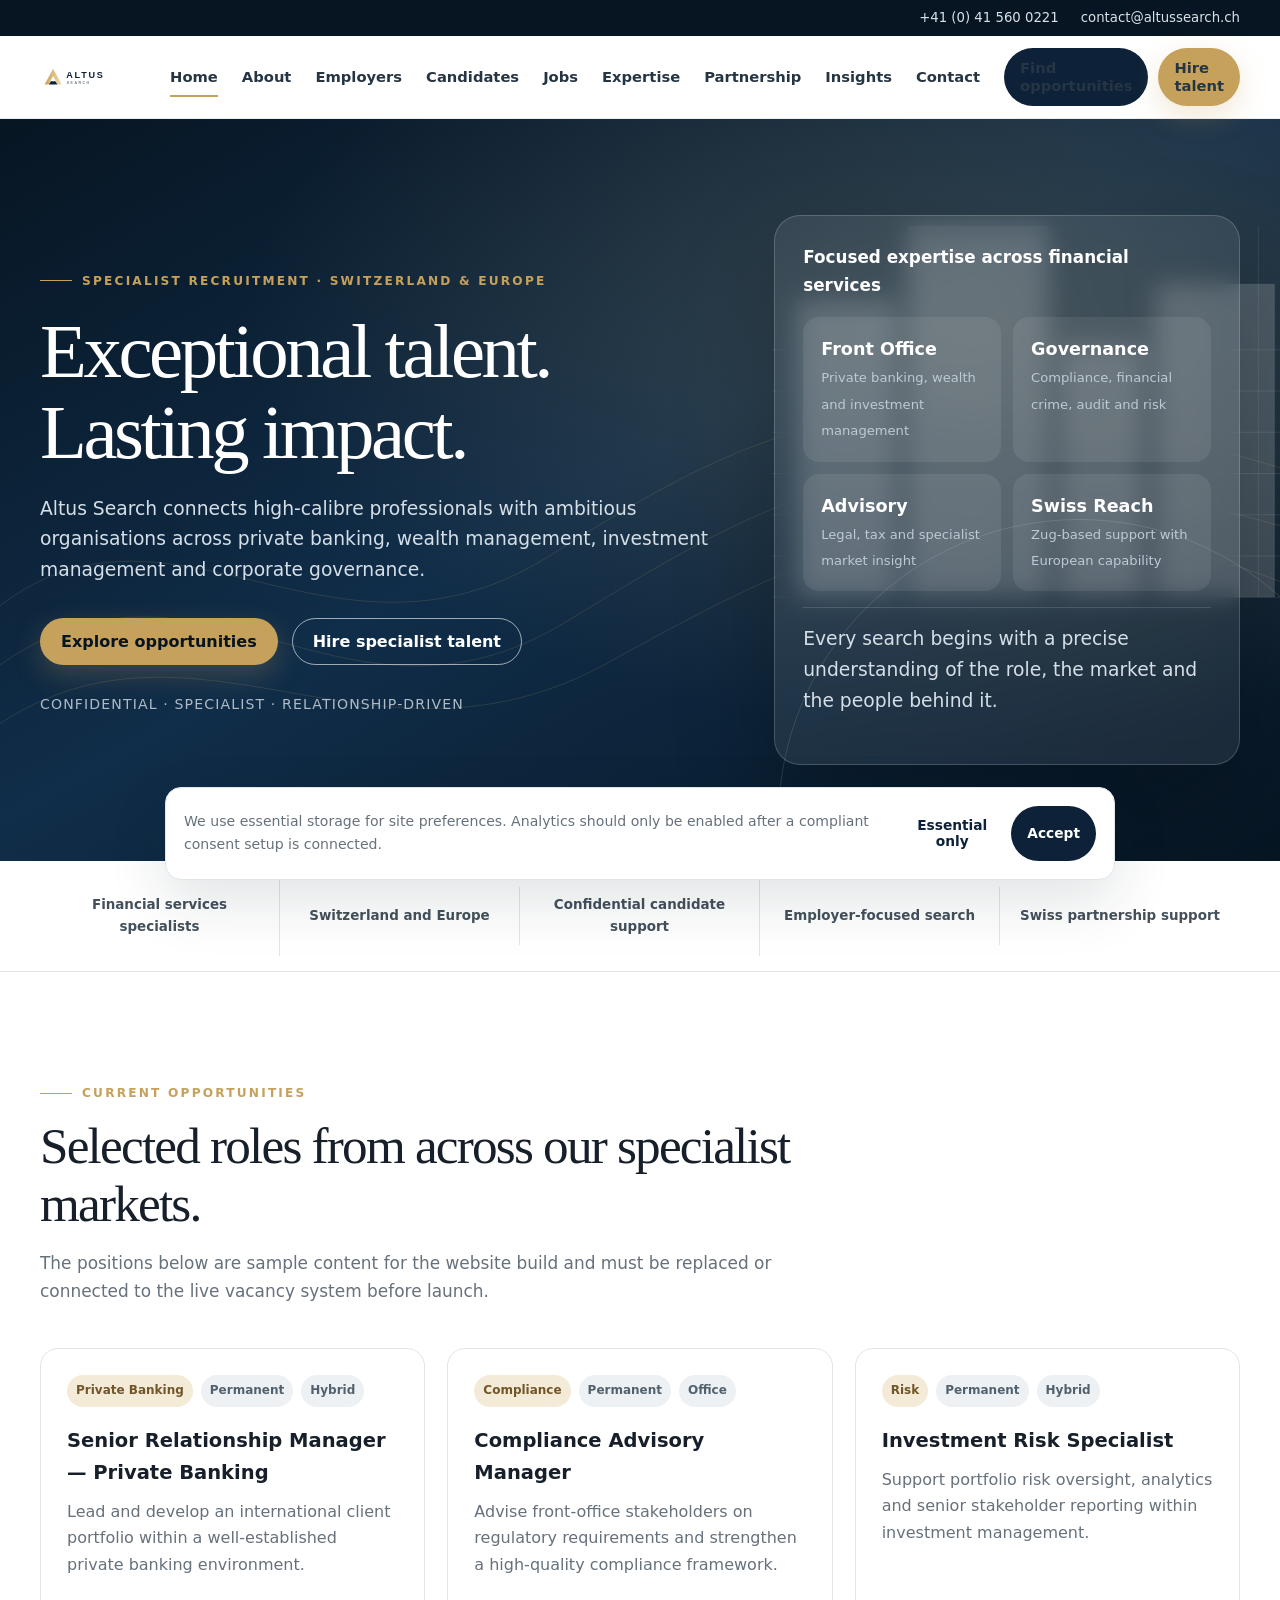
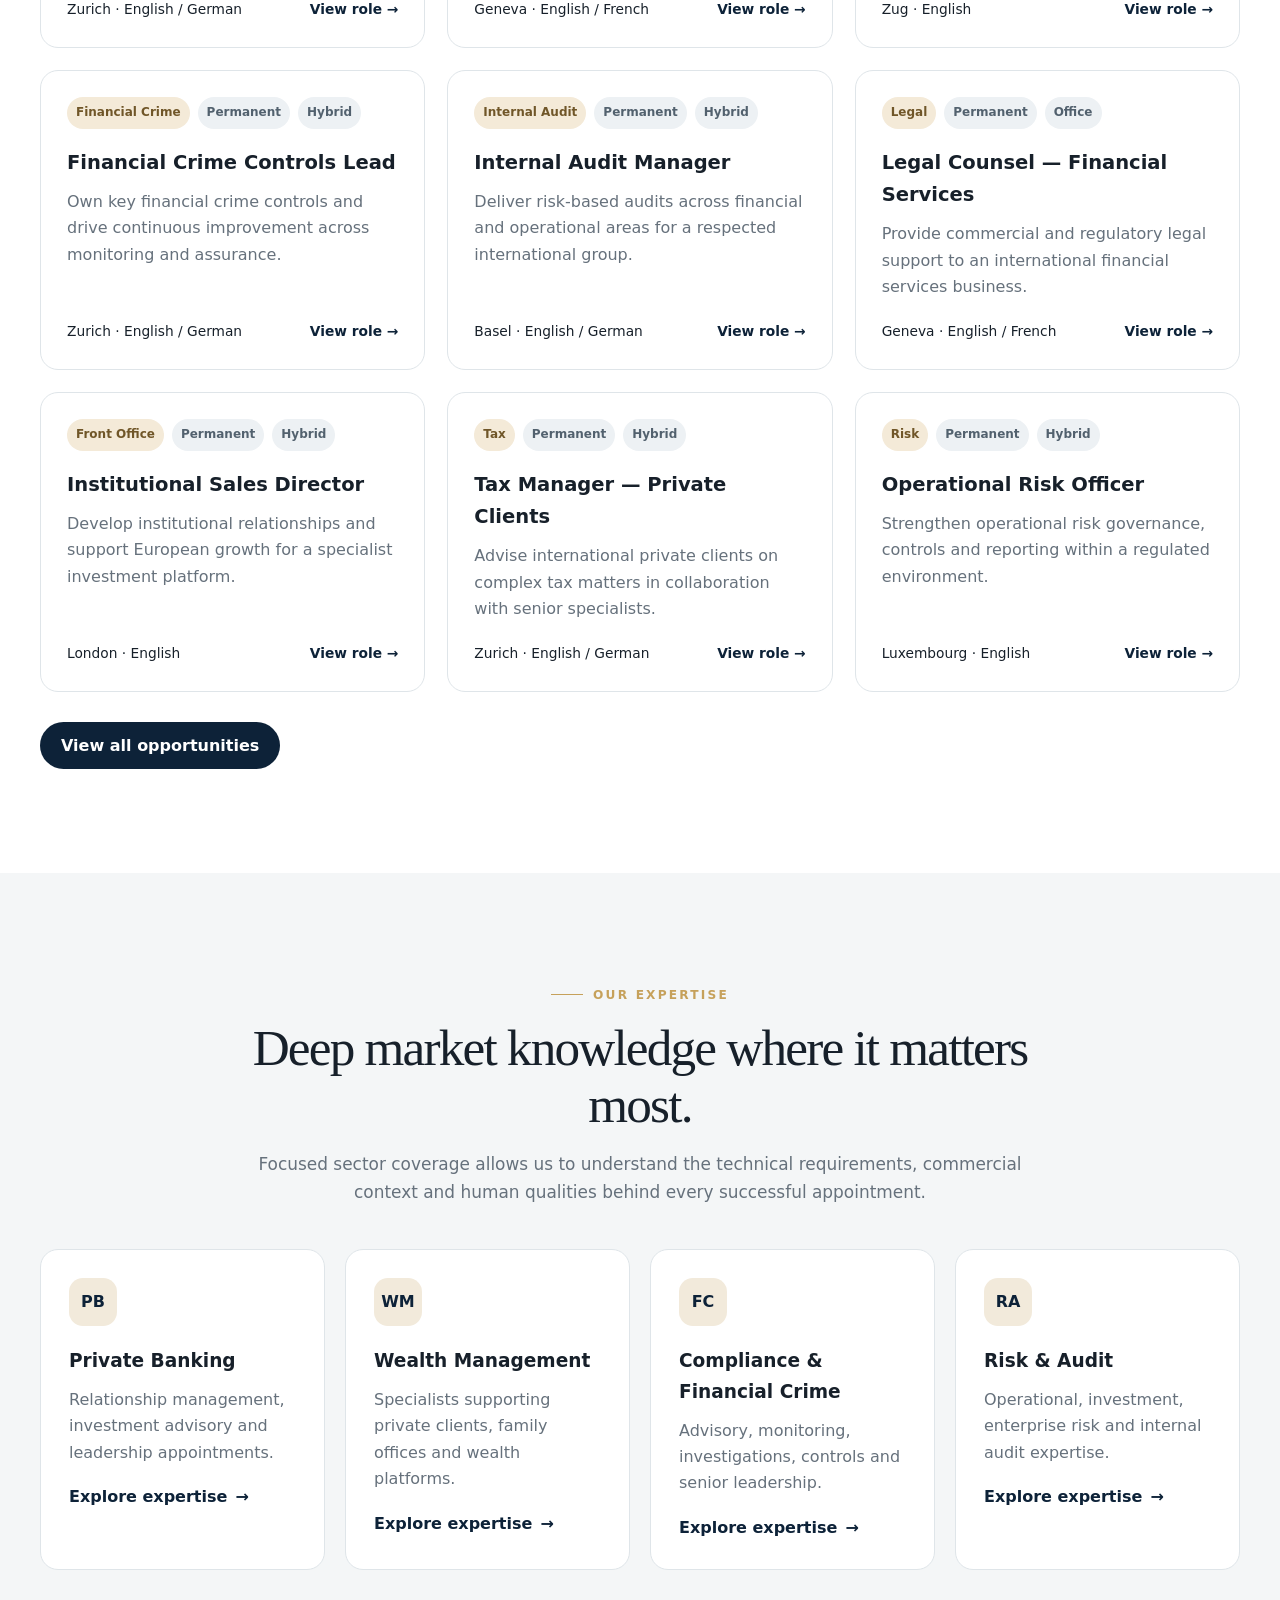
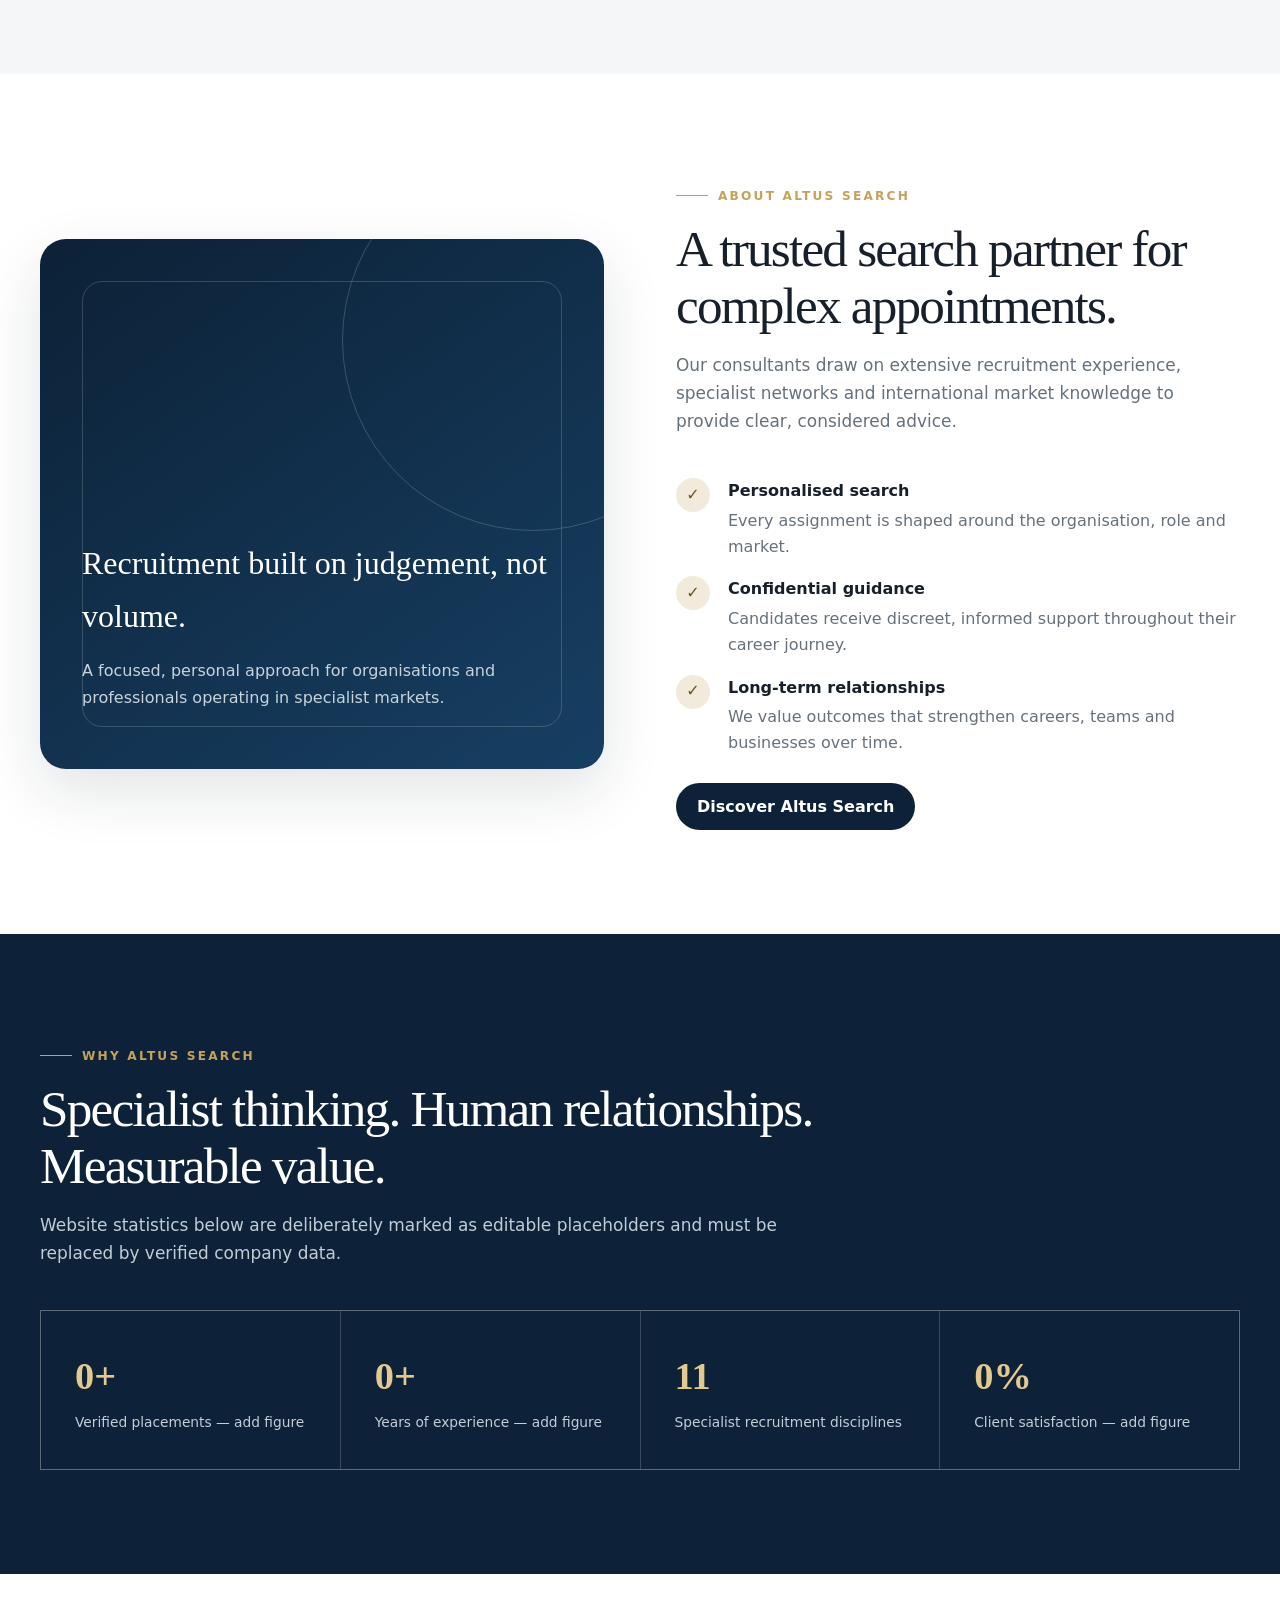
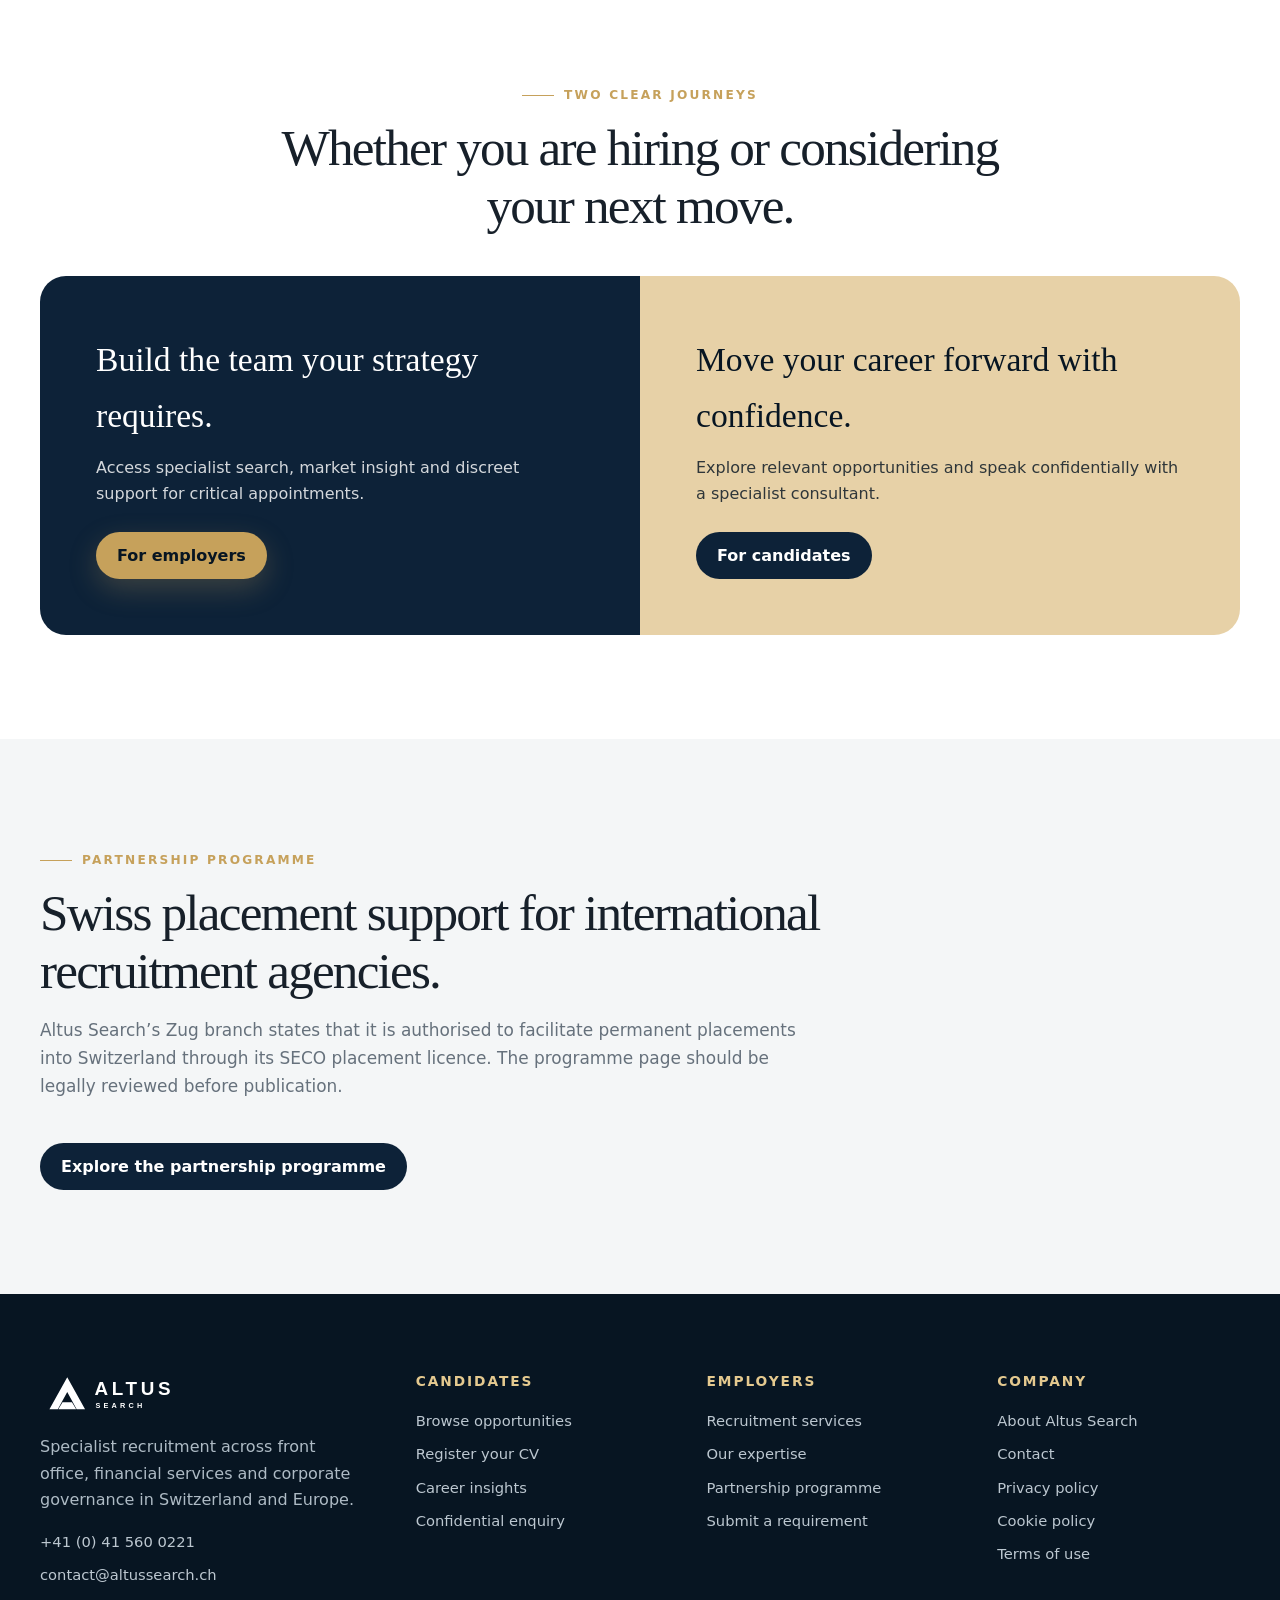
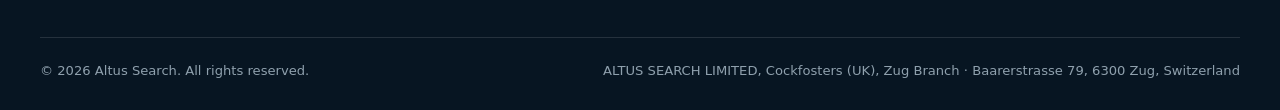
<file: index.html>
<!doctype html><html lang="en"><head><meta charset="utf-8"><meta name="viewport" content="width=device-width,initial-scale=1"><title>Financial Services Recruitment Switzerland | Altus Search</title><meta name="description" content="Specialist financial services recruitment across Switzerland and Europe, covering private banking, wealth management, compliance, risk, audit, legal and tax."><link rel="canonical" href="https://altussearch.ch/"><meta property="og:title" content="Financial Services Recruitment Switzerland | Altus Search"><meta property="og:description" content="Specialist financial services recruitment across Switzerland and Europe, covering private banking, wealth management, compliance, risk, audit, legal and tax."><meta property="og:type" content="website"><meta property="og:url" content="https://altussearch.ch/"><meta name="theme-color" content="#0d2238"><link rel="icon" href="assets/img/favicon.svg" type="image/svg+xml"><link rel="manifest" href="manifest.webmanifest"><link rel="stylesheet" href="assets/css/styles.css"><script type="application/ld+json">{"@context": "https://schema.org", "@type": "EmploymentAgency", "name": "Altus Search", "url": "https://altussearch.ch/", "telephone": "+41415600221", "email": "contact@altussearch.ch", "address": {"@type": "PostalAddress", "streetAddress": "Baarerstrasse 79", "postalCode": "6300", "addressLocality": "Zug", "addressCountry": "CH"}, "areaServed": ["Switzerland", "Europe"]}</script></head><body><a class="skip-link" href="#main">Skip to content</a>
<div class="topbar"><div class="container topbar-inner"><a href="tel:+41415600221">+41 (0) 41 560 0221</a><a href="mailto:contact@altussearch.ch">contact@altussearch.ch</a></div></div>
<header class="site-header"><div class="container header-inner"><a class="brand" href="index.html" aria-label="Altus Search home"><img src="assets/img/logo.svg" alt="Altus Search"></a><button class="mobile-toggle" aria-label="Open navigation" aria-expanded="false"><span></span><span></span><span></span></button><nav class="nav" aria-label="Primary navigation"><a href="index.html" data-page="index.html">Home</a><a href="about.html" data-page="about.html">About</a><a href="employers.html" data-page="employers.html">Employers</a><a href="candidates.html" data-page="candidates.html">Candidates</a><a href="jobs.html" data-page="jobs.html">Jobs</a><a href="expertise.html" data-page="expertise.html">Expertise</a><a href="partnership.html" data-page="partnership.html">Partnership</a><a href="insights.html" data-page="insights.html">Insights</a><a href="contact.html" data-page="contact.html">Contact</a><div class="nav-cta"><a class="btn btn-sm btn-dark" href="candidates.html">Find opportunities</a><a class="btn btn-sm btn-primary" href="employers.html">Hire talent</a></div></nav></div></header><main id="main">
<section class="hero"><div class="container hero-grid"><div><span class="eyebrow">Specialist recruitment · Switzerland & Europe</span><h1>Exceptional talent.<br>Lasting impact.</h1><p>Altus Search connects high-calibre professionals with ambitious organisations across private banking, wealth management, investment management and corporate governance.</p><div class="hero-actions"><a class="btn btn-primary" href="jobs.html">Explore opportunities</a><a class="btn btn-outline" href="employers.html">Hire specialist talent</a></div><div class="trust-line">Confidential · Specialist · Relationship-driven</div></div><aside class="hero-panel" aria-label="Recruitment overview"><h3>Focused expertise across financial services</h3><div class="hero-metrics"><div class="metric"><strong>Front Office</strong><span>Private banking, wealth and investment management</span></div><div class="metric"><strong>Governance</strong><span>Compliance, financial crime, audit and risk</span></div><div class="metric"><strong>Advisory</strong><span>Legal, tax and specialist market insight</span></div><div class="metric"><strong>Swiss Reach</strong><span>Zug-based support with European capability</span></div></div><p class="hero-note">Every search begins with a precise understanding of the role, the market and the people behind it.</p></aside></div></section>
<section class="trustbar"><div class="container trust-grid"><div class="trust-item">Financial services specialists</div><div class="trust-item">Switzerland and Europe</div><div class="trust-item">Confidential candidate support</div><div class="trust-item">Employer-focused search</div><div class="trust-item">Swiss partnership support</div></div></section>
<section class="section"><div class="container"><div class="section-title"><span class="eyebrow">Current opportunities</span><h2>Selected roles from across our specialist markets.</h2><p>The positions below are sample content for the website build and must be replaced or connected to the live vacancy system before launch.</p></div><div id="jobGrid" class="job-grid"></div><div style="margin-top:30px"><a class="btn btn-dark" href="jobs.html">View all opportunities</a></div></div></section>
<section class="section section-soft"><div class="container"><div class="section-title center"><span class="eyebrow">Our expertise</span><h2>Deep market knowledge where it matters most.</h2><p>Focused sector coverage allows us to understand the technical requirements, commercial context and human qualities behind every successful appointment.</p></div><div class="grid-4"><article class="card"><div class="card-icon">PB</div><h3>Private Banking</h3><p>Relationship management, investment advisory and leadership appointments.</p><a class="card-link" href="expertise.html#private-banking">Explore expertise</a></article><article class="card"><div class="card-icon">WM</div><h3>Wealth Management</h3><p>Specialists supporting private clients, family offices and wealth platforms.</p><a class="card-link" href="expertise.html#wealth-management">Explore expertise</a></article><article class="card"><div class="card-icon">FC</div><h3>Compliance & Financial Crime</h3><p>Advisory, monitoring, investigations, controls and senior leadership.</p><a class="card-link" href="expertise.html#compliance">Explore expertise</a></article><article class="card"><div class="card-icon">RA</div><h3>Risk & Audit</h3><p>Operational, investment, enterprise risk and internal audit expertise.</p><a class="card-link" href="expertise.html#risk">Explore expertise</a></article></div></div></section>
<section class="section"><div class="container split"><div class="visual-panel"><div class="visual-copy"><strong>Recruitment built on judgement, not volume.</strong><p>A focused, personal approach for organisations and professionals operating in specialist markets.</p></div></div><div><span class="eyebrow">About Altus Search</span><div class="section-title"><h2>A trusted search partner for complex appointments.</h2><p>Our consultants draw on extensive recruitment experience, specialist networks and international market knowledge to provide clear, considered advice.</p></div><div class="feature-list"><div class="feature"><div class="feature-mark">✓</div><div><h4>Personalised search</h4><p>Every assignment is shaped around the organisation, role and market.</p></div></div><div class="feature"><div class="feature-mark">✓</div><div><h4>Confidential guidance</h4><p>Candidates receive discreet, informed support throughout their career journey.</p></div></div><div class="feature"><div class="feature-mark">✓</div><div><h4>Long-term relationships</h4><p>We value outcomes that strengthen careers, teams and businesses over time.</p></div></div></div><a class="btn btn-dark" href="about.html">Discover Altus Search</a></div></div></section>
<section class="section section-dark"><div class="container"><div class="section-title"><span class="eyebrow">Why Altus Search</span><h2>Specialist thinking. Human relationships. Measurable value.</h2><p>Website statistics below are deliberately marked as editable placeholders and must be replaced by verified company data.</p></div><div class="stats"><div class="stat"><strong data-count="0" data-suffix="+">0+</strong><span>Verified placements — add figure</span></div><div class="stat"><strong data-count="0" data-suffix="+">0+</strong><span>Years of experience — add figure</span></div><div class="stat"><strong data-count="11">0</strong><span>Specialist recruitment disciplines</span></div><div class="stat"><strong data-count="0" data-suffix="%">0%</strong><span>Client satisfaction — add figure</span></div></div></div></section>
<section class="section"><div class="container"><div class="section-title center"><span class="eyebrow">Two clear journeys</span><h2>Whether you are hiring or considering your next move.</h2></div><div class="dual-cta"><div class="dual-side"><h3>Build the team your strategy requires.</h3><p>Access specialist search, market insight and discreet support for critical appointments.</p><a class="btn btn-primary" href="employers.html">For employers</a></div><div class="dual-side"><h3>Move your career forward with confidence.</h3><p>Explore relevant opportunities and speak confidentially with a specialist consultant.</p><a class="btn btn-dark" href="candidates.html">For candidates</a></div></div></div></section>
<section class="section section-soft"><div class="container"><div class="section-title"><span class="eyebrow">Partnership programme</span><h2>Swiss placement support for international recruitment agencies.</h2><p>Altus Search’s Zug branch states that it is authorised to facilitate permanent placements into Switzerland through its SECO placement licence. The programme page should be legally reviewed before publication.</p></div><a class="btn btn-dark" href="partnership.html">Explore the partnership programme</a></div></section>
</main><footer class="site-footer"><div class="container"><div class="footer-grid"><div class="footer-brand"><img src="assets/img/logo.svg" alt="Altus Search"><p>Specialist recruitment across front office, financial services and corporate governance in Switzerland and Europe.</p><div class="footer-links"><a href="tel:+41415600221">+41 (0) 41 560 0221</a><a href="mailto:contact@altussearch.ch">contact@altussearch.ch</a></div></div><div><div class="footer-title">Candidates</div><div class="footer-links"><a href="jobs.html">Browse opportunities</a><a href="candidates.html">Register your CV</a><a href="insights.html">Career insights</a><a href="contact.html?type=candidate">Confidential enquiry</a></div></div><div><div class="footer-title">Employers</div><div class="footer-links"><a href="employers.html">Recruitment services</a><a href="expertise.html">Our expertise</a><a href="partnership.html">Partnership programme</a><a href="contact.html?type=employer">Submit a requirement</a></div></div><div><div class="footer-title">Company</div><div class="footer-links"><a href="about.html">About Altus Search</a><a href="contact.html">Contact</a><a href="privacy.html">Privacy policy</a><a href="cookie-policy.html">Cookie policy</a><a href="terms.html">Terms of use</a></div></div></div><div class="footer-bottom"><span>© <span data-year></span> Altus Search. All rights reserved.</span><span>ALTUS SEARCH LIMITED, Cockfosters (UK), Zug Branch · Baarerstrasse 79, 6300 Zug, Switzerland</span></div></div></footer>
<div class="cookie-banner" role="dialog" aria-label="Cookie preferences"><p>We use essential storage for site preferences. Analytics should only be enabled after a compliant consent setup is connected.</p><div style="display:flex;gap:8px"><button class="btn btn-sm btn-light" data-cookie="essential">Essential only</button><button class="btn btn-sm btn-dark" data-cookie="accepted">Accept</button></div></div><div class="toast" role="status" aria-live="polite"></div><script src="assets/js/main.js" defer></script><script src="assets/js/jobs.js" defer></script></body></html>
</file>
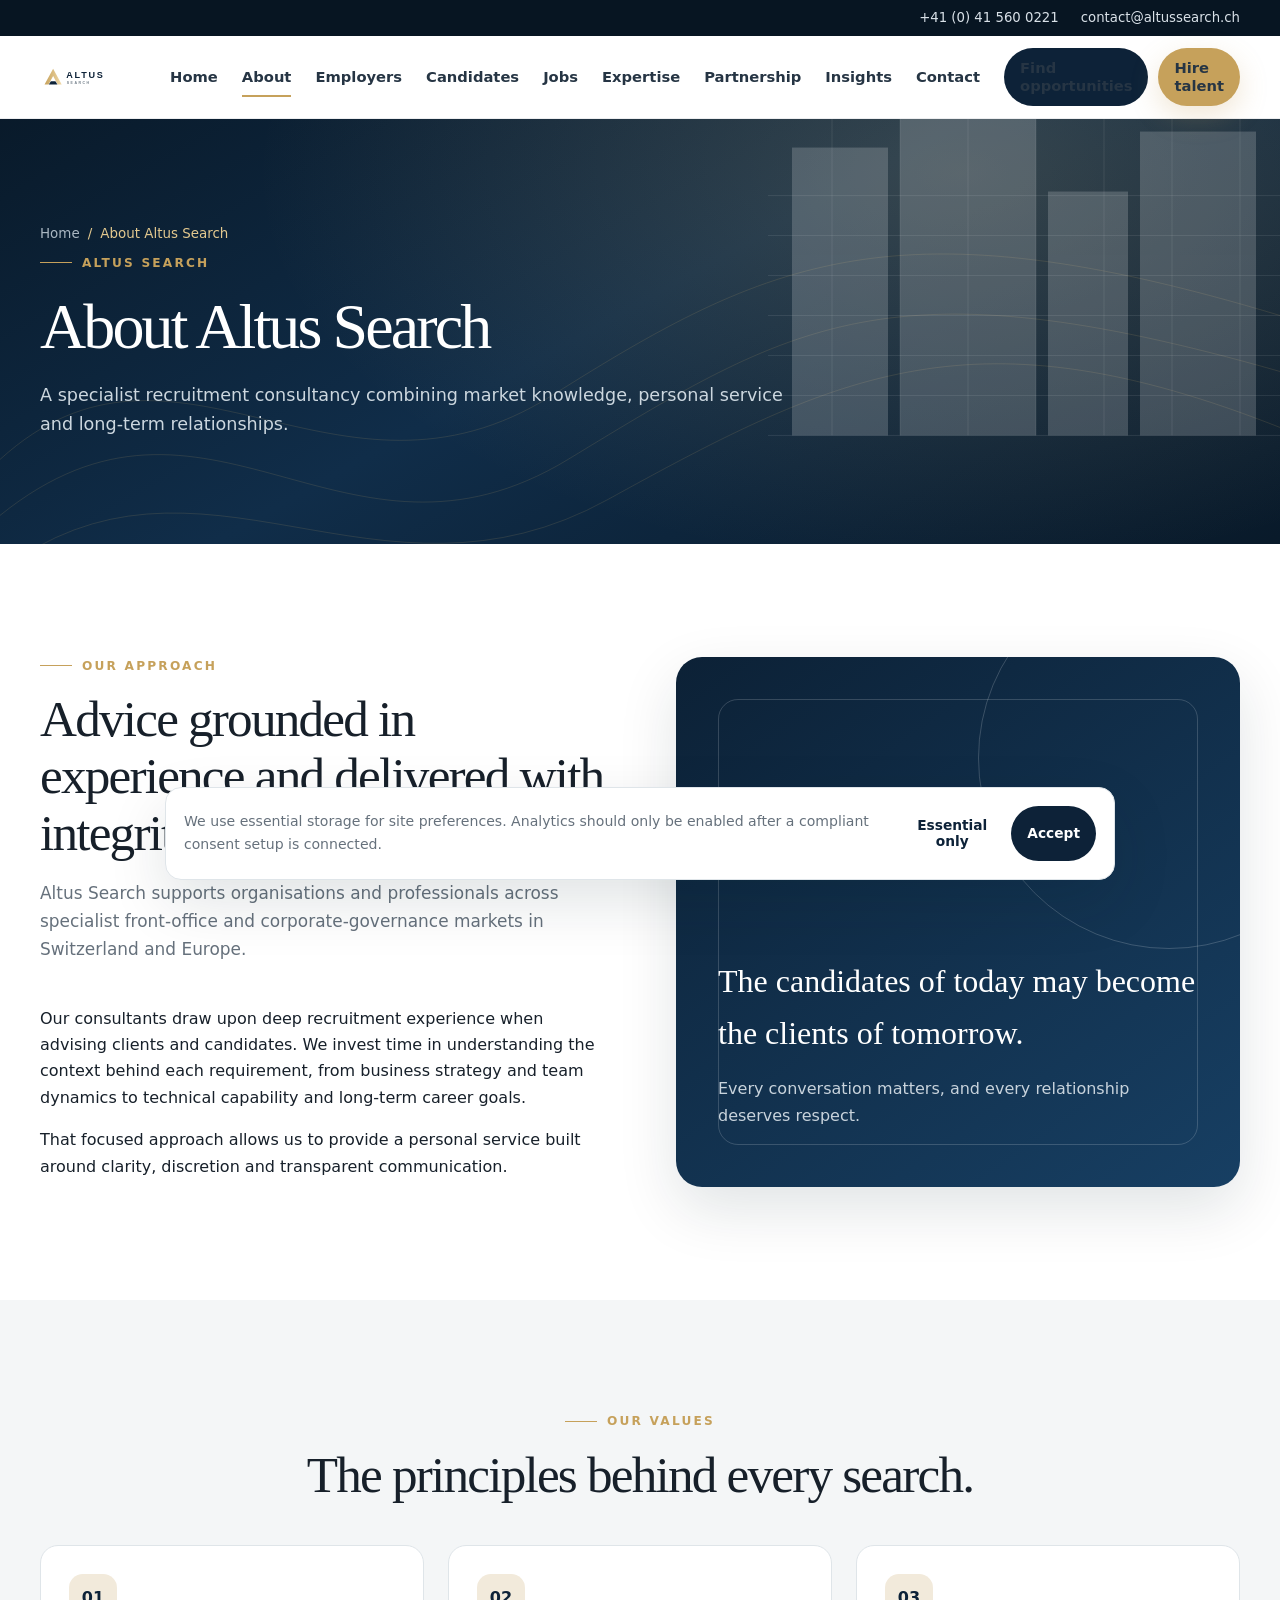
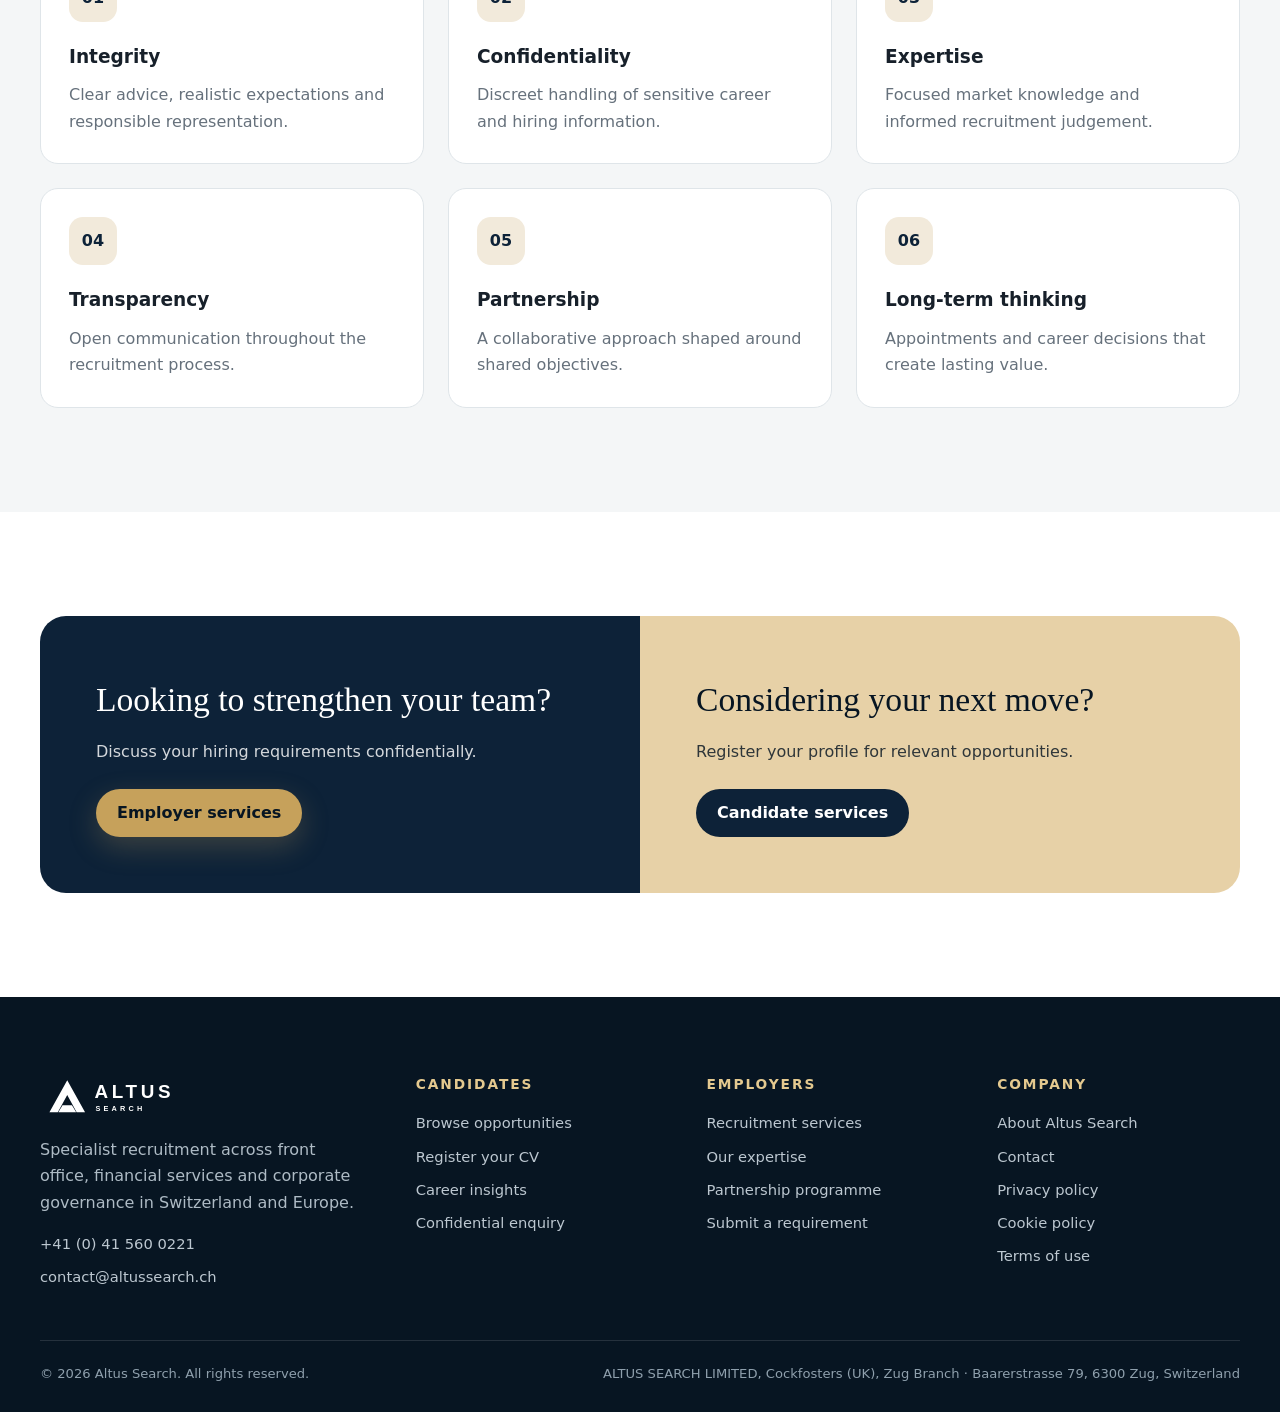
<file: about.html>
<!doctype html><html lang="en"><head><meta charset="utf-8"><meta name="viewport" content="width=device-width,initial-scale=1"><title>About Altus Search | Specialist Recruitment Consultants</title><meta name="description" content="Learn about Altus Search, its recruitment philosophy, specialist financial-services focus and relationship-led approach."><link rel="canonical" href="https://altussearch.ch/about.html"><meta property="og:title" content="About Altus Search | Specialist Recruitment Consultants"><meta property="og:description" content="Learn about Altus Search, its recruitment philosophy, specialist financial-services focus and relationship-led approach."><meta property="og:type" content="website"><meta property="og:url" content="https://altussearch.ch/about.html"><meta name="theme-color" content="#0d2238"><link rel="icon" href="assets/img/favicon.svg" type="image/svg+xml"><link rel="manifest" href="manifest.webmanifest"><link rel="stylesheet" href="assets/css/styles.css"><script type="application/ld+json">{"@context": "https://schema.org", "@type": "EmploymentAgency", "name": "Altus Search", "url": "https://altussearch.ch/", "telephone": "+41415600221", "email": "contact@altussearch.ch", "address": {"@type": "PostalAddress", "streetAddress": "Baarerstrasse 79", "postalCode": "6300", "addressLocality": "Zug", "addressCountry": "CH"}, "areaServed": ["Switzerland", "Europe"]}</script></head><body><a class="skip-link" href="#main">Skip to content</a>
<div class="topbar"><div class="container topbar-inner"><a href="tel:+41415600221">+41 (0) 41 560 0221</a><a href="mailto:contact@altussearch.ch">contact@altussearch.ch</a></div></div>
<header class="site-header"><div class="container header-inner"><a class="brand" href="index.html" aria-label="Altus Search home"><img src="assets/img/logo.svg" alt="Altus Search"></a><button class="mobile-toggle" aria-label="Open navigation" aria-expanded="false"><span></span><span></span><span></span></button><nav class="nav" aria-label="Primary navigation"><a href="index.html" data-page="index.html">Home</a><a href="about.html" data-page="about.html">About</a><a href="employers.html" data-page="employers.html">Employers</a><a href="candidates.html" data-page="candidates.html">Candidates</a><a href="jobs.html" data-page="jobs.html">Jobs</a><a href="expertise.html" data-page="expertise.html">Expertise</a><a href="partnership.html" data-page="partnership.html">Partnership</a><a href="insights.html" data-page="insights.html">Insights</a><a href="contact.html" data-page="contact.html">Contact</a><div class="nav-cta"><a class="btn btn-sm btn-dark" href="candidates.html">Find opportunities</a><a class="btn btn-sm btn-primary" href="employers.html">Hire talent</a></div></nav></div></header><main id="main"><section class="page-hero"><div class="container"><div class="breadcrumbs"><a href="index.html">Home</a><span>/</span><span>About Altus Search</span></div><span class="eyebrow">Altus Search</span><h1>About Altus Search</h1><p>A specialist recruitment consultancy combining market knowledge, personal service and long-term relationships.</p></div></section><section class="section"><div class="container split"><div><span class="eyebrow">Our approach</span><div class="section-title"><h2>Advice grounded in experience and delivered with integrity.</h2><p>Altus Search supports organisations and professionals across specialist front-office and corporate-governance markets in Switzerland and Europe.</p></div><p>Our consultants draw upon deep recruitment experience when advising clients and candidates. We invest time in understanding the context behind each requirement, from business strategy and team dynamics to technical capability and long-term career goals.</p><p>That focused approach allows us to provide a personal service built around clarity, discretion and transparent communication.</p></div><div class="visual-panel"><div class="visual-copy"><strong>The candidates of today may become the clients of tomorrow.</strong><p>Every conversation matters, and every relationship deserves respect.</p></div></div></div></section><section class="section section-soft"><div class="container"><div class="section-title center"><span class="eyebrow">Our values</span><h2>The principles behind every search.</h2></div><div class="grid-3"><article class="card"><div class="card-icon">01</div><h3>Integrity</h3><p>Clear advice, realistic expectations and responsible representation.</p></article><article class="card"><div class="card-icon">02</div><h3>Confidentiality</h3><p>Discreet handling of sensitive career and hiring information.</p></article><article class="card"><div class="card-icon">03</div><h3>Expertise</h3><p>Focused market knowledge and informed recruitment judgement.</p></article><article class="card"><div class="card-icon">04</div><h3>Transparency</h3><p>Open communication throughout the recruitment process.</p></article><article class="card"><div class="card-icon">05</div><h3>Partnership</h3><p>A collaborative approach shaped around shared objectives.</p></article><article class="card"><div class="card-icon">06</div><h3>Long-term thinking</h3><p>Appointments and career decisions that create lasting value.</p></article></div></div></section><section class="section"><div class="container dual-cta"><div class="dual-side"><h3>Looking to strengthen your team?</h3><p>Discuss your hiring requirements confidentially.</p><a class="btn btn-primary" href="employers.html">Employer services</a></div><div class="dual-side"><h3>Considering your next move?</h3><p>Register your profile for relevant opportunities.</p><a class="btn btn-dark" href="candidates.html">Candidate services</a></div></div></section></main><footer class="site-footer"><div class="container"><div class="footer-grid"><div class="footer-brand"><img src="assets/img/logo.svg" alt="Altus Search"><p>Specialist recruitment across front office, financial services and corporate governance in Switzerland and Europe.</p><div class="footer-links"><a href="tel:+41415600221">+41 (0) 41 560 0221</a><a href="mailto:contact@altussearch.ch">contact@altussearch.ch</a></div></div><div><div class="footer-title">Candidates</div><div class="footer-links"><a href="jobs.html">Browse opportunities</a><a href="candidates.html">Register your CV</a><a href="insights.html">Career insights</a><a href="contact.html?type=candidate">Confidential enquiry</a></div></div><div><div class="footer-title">Employers</div><div class="footer-links"><a href="employers.html">Recruitment services</a><a href="expertise.html">Our expertise</a><a href="partnership.html">Partnership programme</a><a href="contact.html?type=employer">Submit a requirement</a></div></div><div><div class="footer-title">Company</div><div class="footer-links"><a href="about.html">About Altus Search</a><a href="contact.html">Contact</a><a href="privacy.html">Privacy policy</a><a href="cookie-policy.html">Cookie policy</a><a href="terms.html">Terms of use</a></div></div></div><div class="footer-bottom"><span>© <span data-year></span> Altus Search. All rights reserved.</span><span>ALTUS SEARCH LIMITED, Cockfosters (UK), Zug Branch · Baarerstrasse 79, 6300 Zug, Switzerland</span></div></div></footer>
<div class="cookie-banner" role="dialog" aria-label="Cookie preferences"><p>We use essential storage for site preferences. Analytics should only be enabled after a compliant consent setup is connected.</p><div style="display:flex;gap:8px"><button class="btn btn-sm btn-light" data-cookie="essential">Essential only</button><button class="btn btn-sm btn-dark" data-cookie="accepted">Accept</button></div></div><div class="toast" role="status" aria-live="polite"></div><script src="assets/js/main.js" defer></script></body></html>
</file>
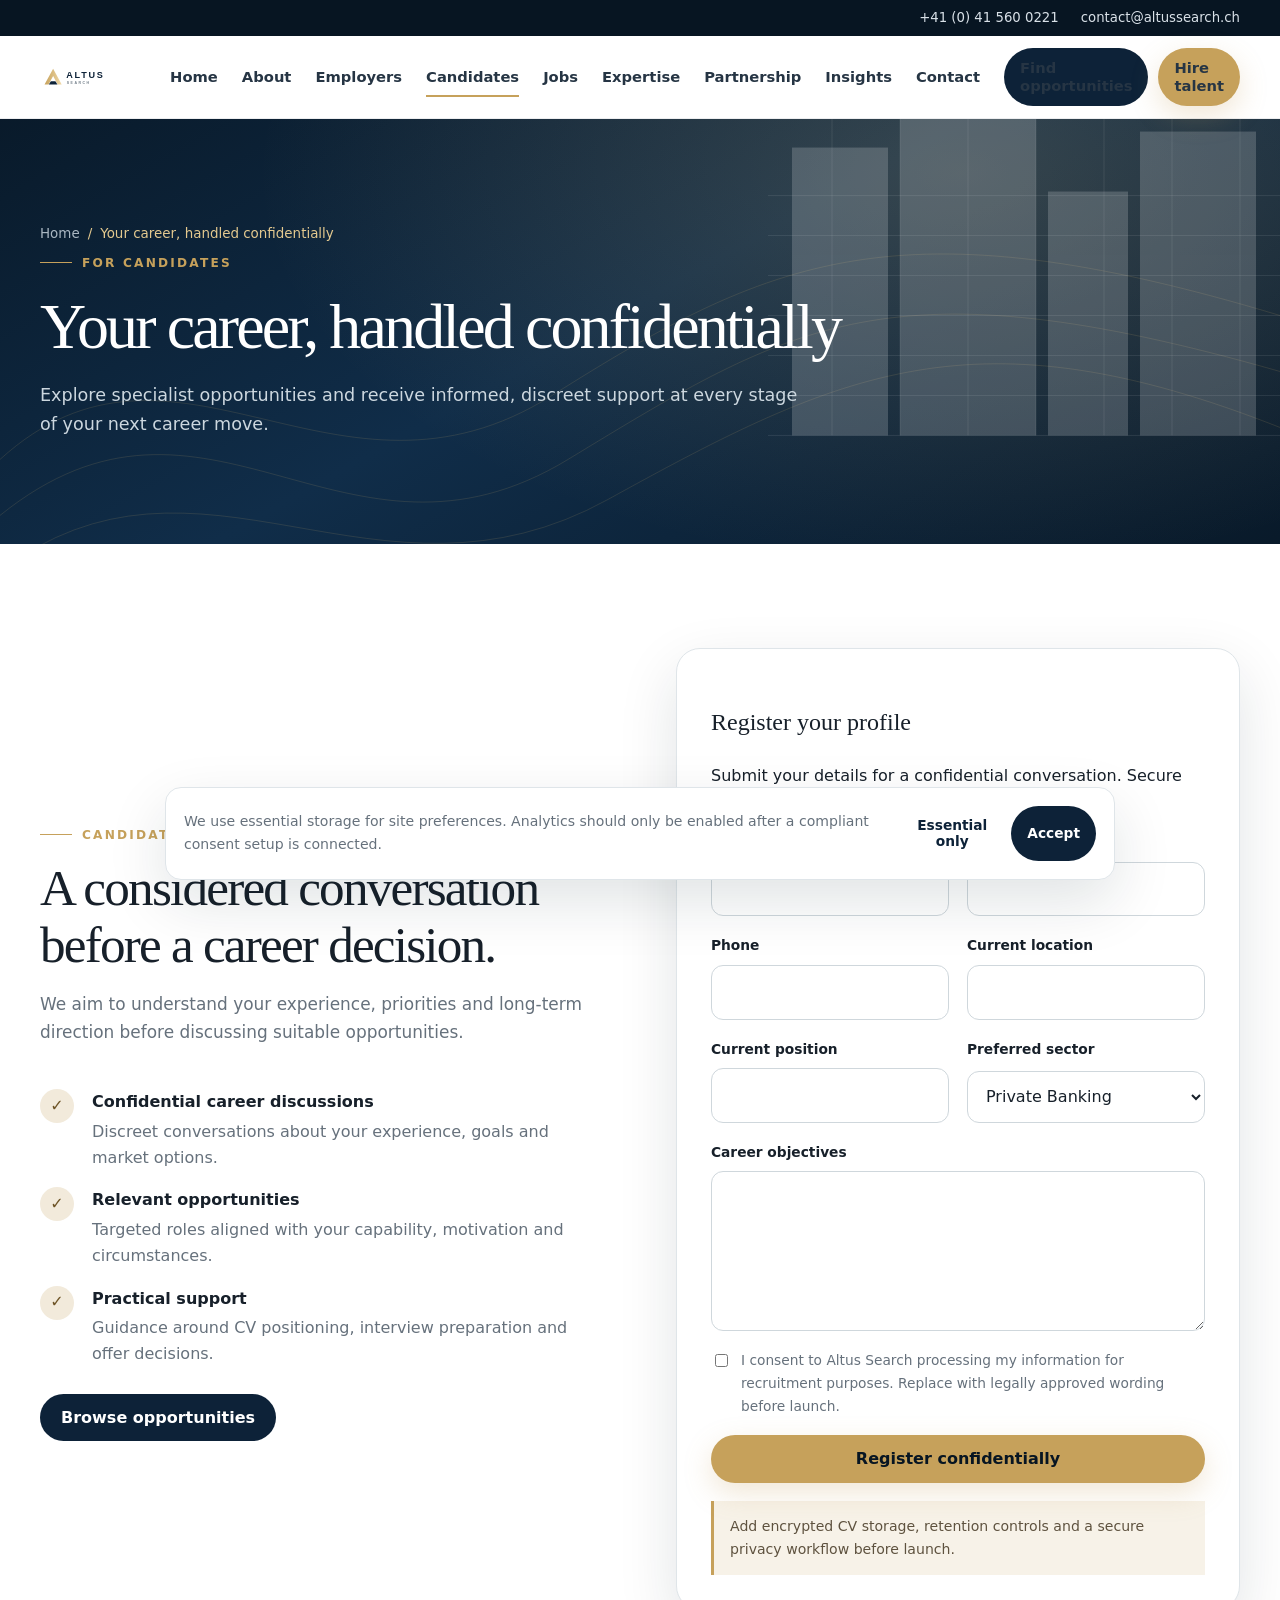
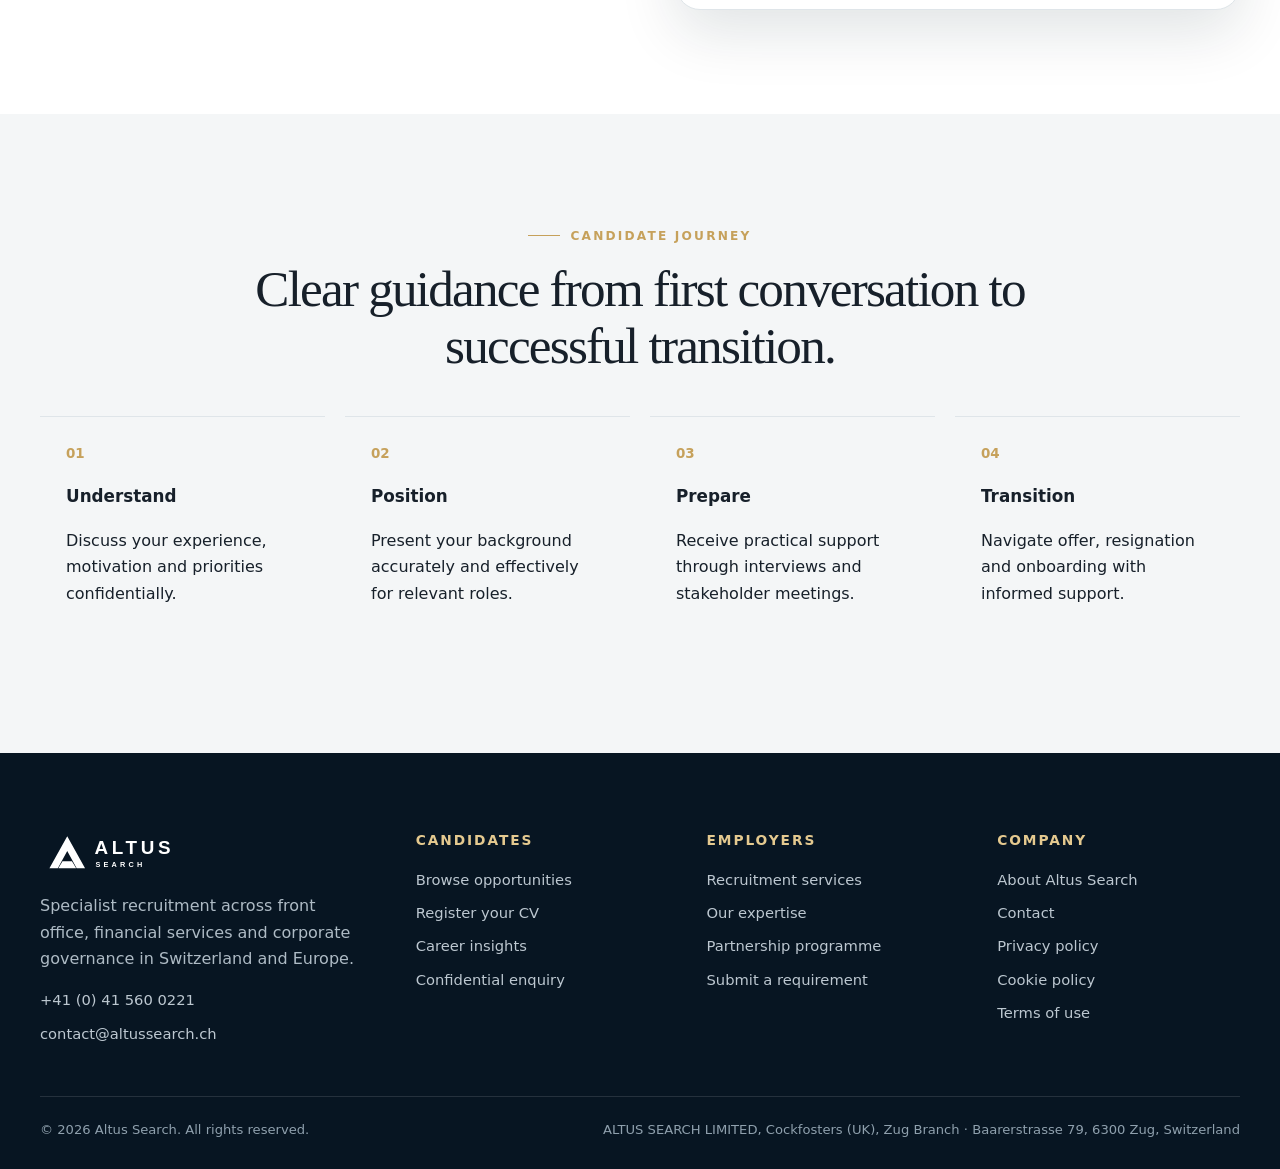
<file: candidates.html>
<!doctype html><html lang="en"><head><meta charset="utf-8"><meta name="viewport" content="width=device-width,initial-scale=1"><title>Financial Services Jobs Switzerland | Altus Search</title><meta name="description" content="Confidential candidate support and specialist financial-services opportunities across Switzerland and Europe."><link rel="canonical" href="https://altussearch.ch/candidates.html"><meta property="og:title" content="Financial Services Jobs Switzerland | Altus Search"><meta property="og:description" content="Confidential candidate support and specialist financial-services opportunities across Switzerland and Europe."><meta property="og:type" content="website"><meta property="og:url" content="https://altussearch.ch/candidates.html"><meta name="theme-color" content="#0d2238"><link rel="icon" href="assets/img/favicon.svg" type="image/svg+xml"><link rel="manifest" href="manifest.webmanifest"><link rel="stylesheet" href="assets/css/styles.css"><script type="application/ld+json">{"@context": "https://schema.org", "@type": "EmploymentAgency", "name": "Altus Search", "url": "https://altussearch.ch/", "telephone": "+41415600221", "email": "contact@altussearch.ch", "address": {"@type": "PostalAddress", "streetAddress": "Baarerstrasse 79", "postalCode": "6300", "addressLocality": "Zug", "addressCountry": "CH"}, "areaServed": ["Switzerland", "Europe"]}</script></head><body><a class="skip-link" href="#main">Skip to content</a>
<div class="topbar"><div class="container topbar-inner"><a href="tel:+41415600221">+41 (0) 41 560 0221</a><a href="mailto:contact@altussearch.ch">contact@altussearch.ch</a></div></div>
<header class="site-header"><div class="container header-inner"><a class="brand" href="index.html" aria-label="Altus Search home"><img src="assets/img/logo.svg" alt="Altus Search"></a><button class="mobile-toggle" aria-label="Open navigation" aria-expanded="false"><span></span><span></span><span></span></button><nav class="nav" aria-label="Primary navigation"><a href="index.html" data-page="index.html">Home</a><a href="about.html" data-page="about.html">About</a><a href="employers.html" data-page="employers.html">Employers</a><a href="candidates.html" data-page="candidates.html">Candidates</a><a href="jobs.html" data-page="jobs.html">Jobs</a><a href="expertise.html" data-page="expertise.html">Expertise</a><a href="partnership.html" data-page="partnership.html">Partnership</a><a href="insights.html" data-page="insights.html">Insights</a><a href="contact.html" data-page="contact.html">Contact</a><div class="nav-cta"><a class="btn btn-sm btn-dark" href="candidates.html">Find opportunities</a><a class="btn btn-sm btn-primary" href="employers.html">Hire talent</a></div></nav></div></header><main id="main"><section class="page-hero"><div class="container"><div class="breadcrumbs"><a href="index.html">Home</a><span>/</span><span>Your career, handled confidentially</span></div><span class="eyebrow">For candidates</span><h1>Your career, handled confidentially</h1><p>Explore specialist opportunities and receive informed, discreet support at every stage of your next career move.</p></div></section><section class="section"><div class="container split"><div><span class="eyebrow">Candidate service</span><div class="section-title"><h2>A considered conversation before a career decision.</h2><p>We aim to understand your experience, priorities and long-term direction before discussing suitable opportunities.</p></div><div class="feature-list"><div class="feature"><div class="feature-mark">✓</div><div><h4>Confidential career discussions</h4><p>Discreet conversations about your experience, goals and market options.</p></div></div><div class="feature"><div class="feature-mark">✓</div><div><h4>Relevant opportunities</h4><p>Targeted roles aligned with your capability, motivation and circumstances.</p></div></div><div class="feature"><div class="feature-mark">✓</div><div><h4>Practical support</h4><p>Guidance around CV positioning, interview preparation and offer decisions.</p></div></div></div><a class="btn btn-dark" href="jobs.html">Browse opportunities</a></div><div class="form-card"><h2 style="font-family:Georgia,serif;font-weight:500">Register your profile</h2><p>Submit your details for a confidential conversation. Secure CV upload must be connected before launch.</p><form data-demo-form class="form-grid"><div class="field"><label for="cn">Full name</label><input id="cn" name="name" required></div><div class="field"><label for="ce">Email</label><input id="ce" name="email" type="email" required></div><div class="field"><label for="cp">Phone</label><input id="cp" name="phone" type="tel"></div><div class="field"><label for="cl">Current location</label><input id="cl" name="location"></div><div class="field"><label for="cr">Current position</label><input id="cr" name="role"></div><div class="field"><label for="cs">Preferred sector</label><select id="cs" name="sector"><option>Private Banking</option><option>Wealth Management</option><option>Investment Management</option><option>Compliance</option><option>Financial Crime</option><option>Risk</option><option>Internal Audit</option><option>Legal</option><option>Tax</option></select></div><div class="field span-2"><label for="cm">Career objectives</label><textarea id="cm" name="message" rows="5"></textarea></div><label class="checkbox span-2"><input type="checkbox" required><span>I consent to Altus Search processing my information for recruitment purposes. Replace with legally approved wording before launch.</span></label><button class="btn btn-primary span-2" type="submit">Register confidentially</button></form><div class="notice">Add encrypted CV storage, retention controls and a secure privacy workflow before launch.</div></div></div></section><section class="section section-soft"><div class="container"><div class="section-title center"><span class="eyebrow">Candidate journey</span><h2>Clear guidance from first conversation to successful transition.</h2></div><div class="process"><div class="process-item"><h3>Understand</h3><p>Discuss your experience, motivation and priorities confidentially.</p></div><div class="process-item"><h3>Position</h3><p>Present your background accurately and effectively for relevant roles.</p></div><div class="process-item"><h3>Prepare</h3><p>Receive practical support through interviews and stakeholder meetings.</p></div><div class="process-item"><h3>Transition</h3><p>Navigate offer, resignation and onboarding with informed support.</p></div></div></div></section></main><footer class="site-footer"><div class="container"><div class="footer-grid"><div class="footer-brand"><img src="assets/img/logo.svg" alt="Altus Search"><p>Specialist recruitment across front office, financial services and corporate governance in Switzerland and Europe.</p><div class="footer-links"><a href="tel:+41415600221">+41 (0) 41 560 0221</a><a href="mailto:contact@altussearch.ch">contact@altussearch.ch</a></div></div><div><div class="footer-title">Candidates</div><div class="footer-links"><a href="jobs.html">Browse opportunities</a><a href="candidates.html">Register your CV</a><a href="insights.html">Career insights</a><a href="contact.html?type=candidate">Confidential enquiry</a></div></div><div><div class="footer-title">Employers</div><div class="footer-links"><a href="employers.html">Recruitment services</a><a href="expertise.html">Our expertise</a><a href="partnership.html">Partnership programme</a><a href="contact.html?type=employer">Submit a requirement</a></div></div><div><div class="footer-title">Company</div><div class="footer-links"><a href="about.html">About Altus Search</a><a href="contact.html">Contact</a><a href="privacy.html">Privacy policy</a><a href="cookie-policy.html">Cookie policy</a><a href="terms.html">Terms of use</a></div></div></div><div class="footer-bottom"><span>© <span data-year></span> Altus Search. All rights reserved.</span><span>ALTUS SEARCH LIMITED, Cockfosters (UK), Zug Branch · Baarerstrasse 79, 6300 Zug, Switzerland</span></div></div></footer>
<div class="cookie-banner" role="dialog" aria-label="Cookie preferences"><p>We use essential storage for site preferences. Analytics should only be enabled after a compliant consent setup is connected.</p><div style="display:flex;gap:8px"><button class="btn btn-sm btn-light" data-cookie="essential">Essential only</button><button class="btn btn-sm btn-dark" data-cookie="accepted">Accept</button></div></div><div class="toast" role="status" aria-live="polite"></div><script src="assets/js/main.js" defer></script></body></html>
</file>
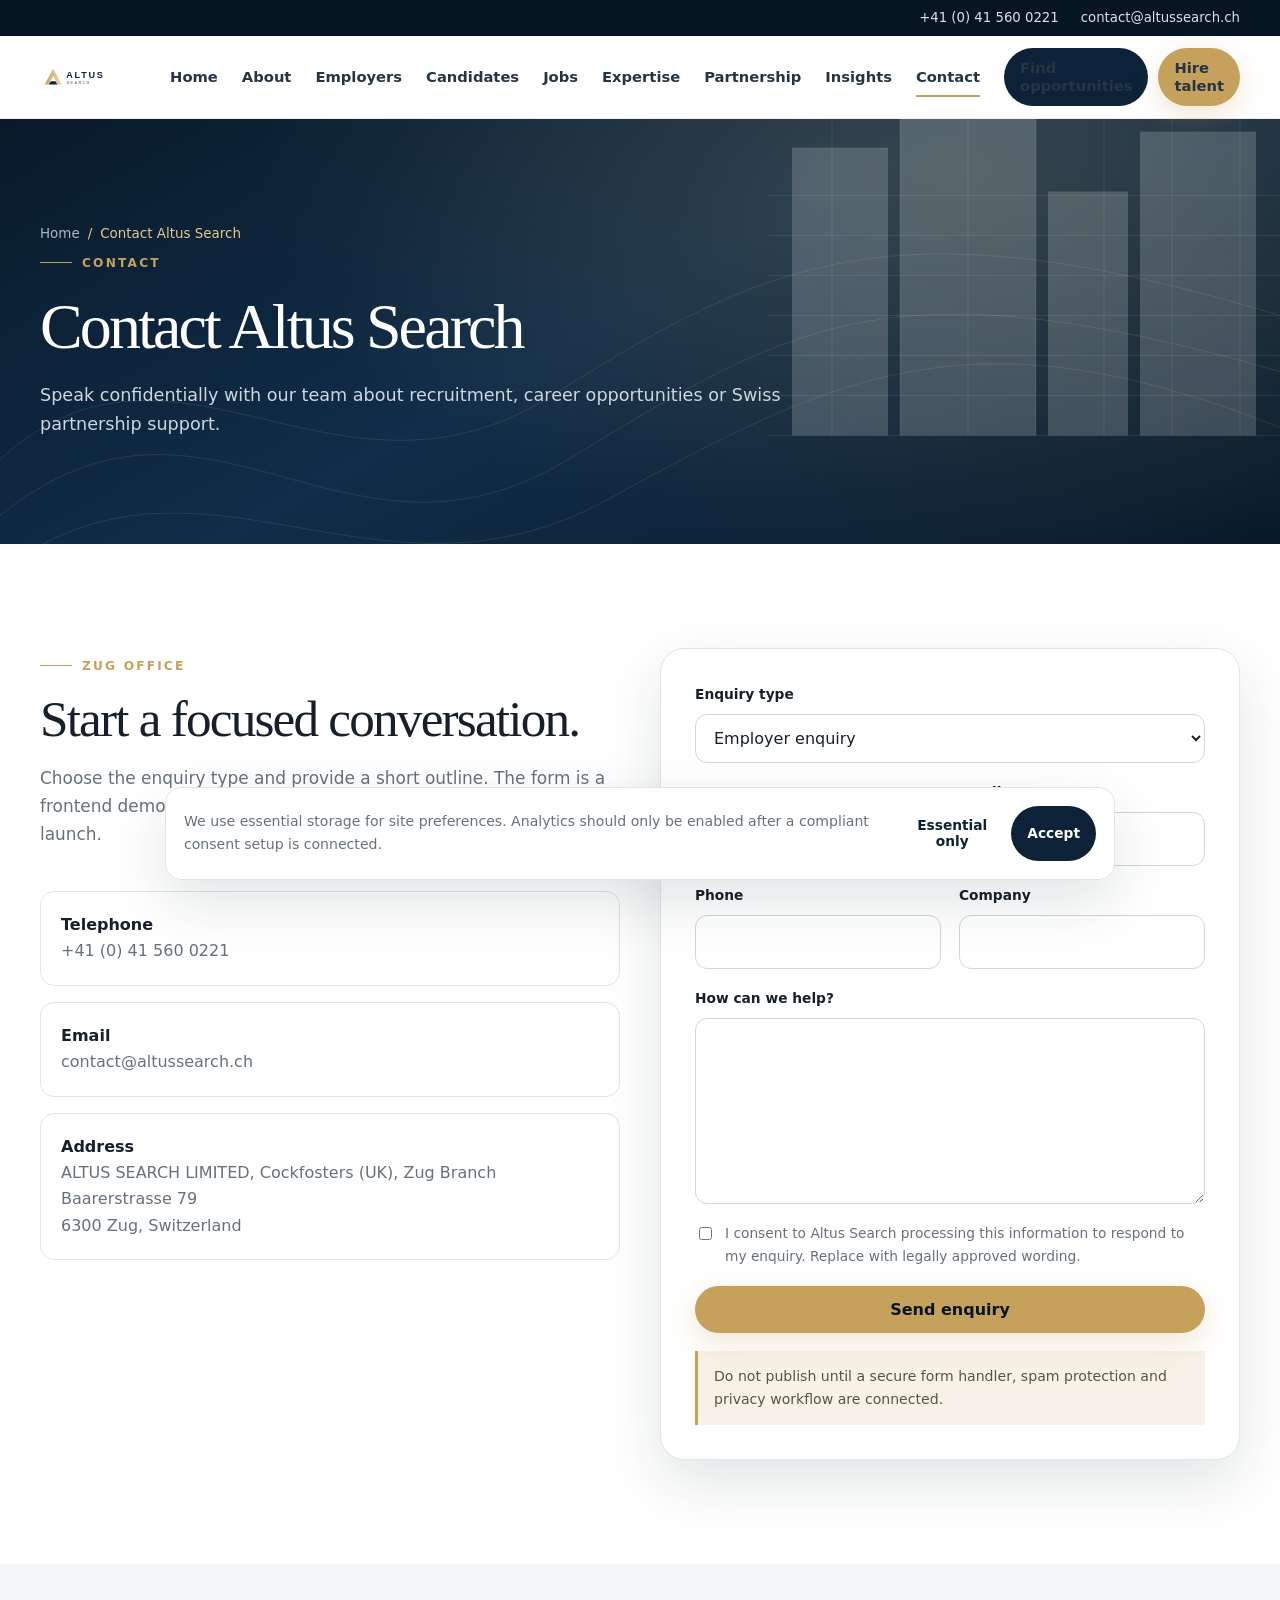
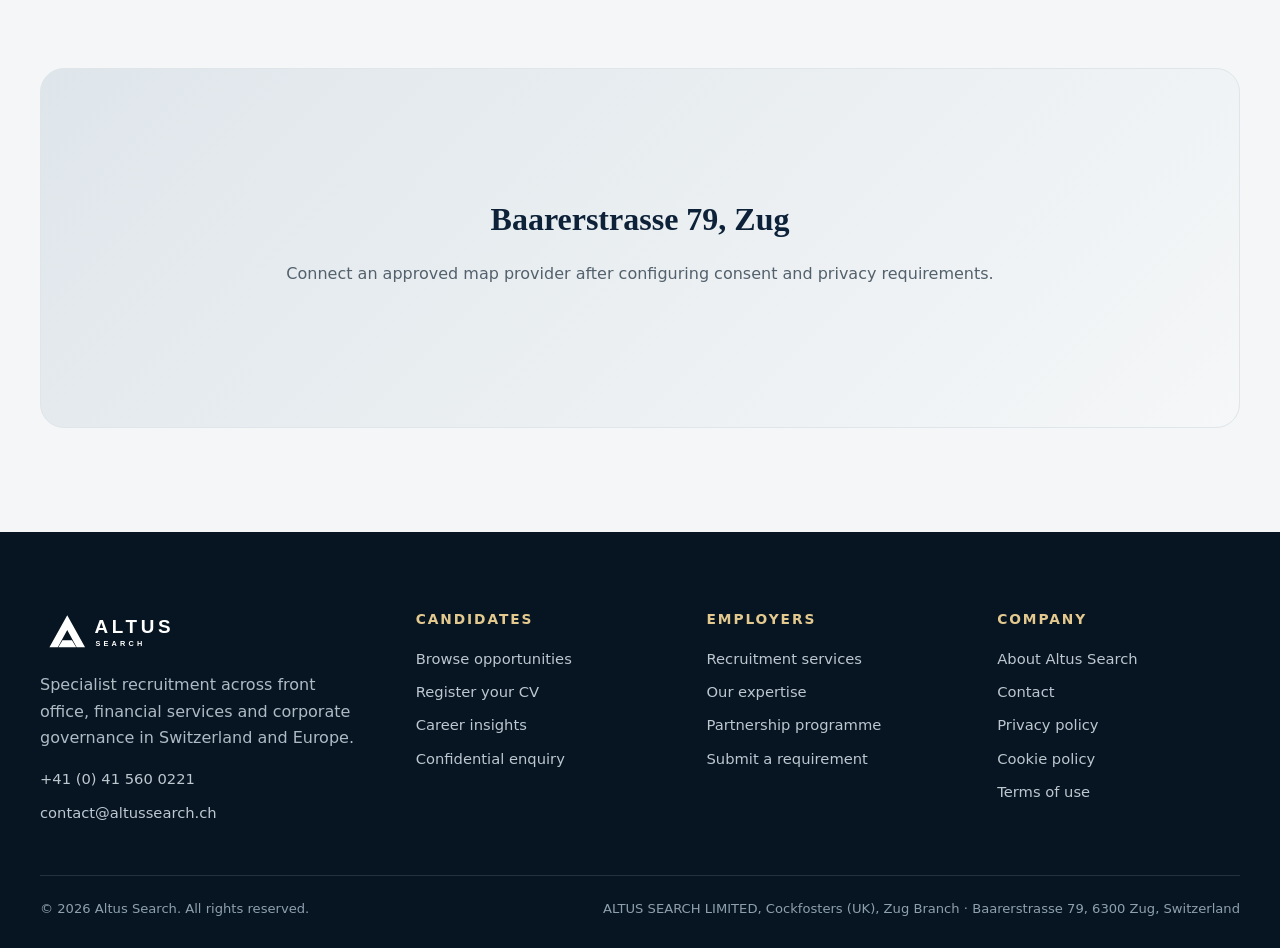
<file: contact.html>
<!doctype html><html lang="en"><head><meta charset="utf-8"><meta name="viewport" content="width=device-width,initial-scale=1"><title>Contact Altus Search Recruitment Consultants in Zug</title><meta name="description" content="Contact Altus Search in Zug about financial-services recruitment, career opportunities or Swiss recruitment partnership support."><link rel="canonical" href="https://altussearch.ch/contact.html"><meta property="og:title" content="Contact Altus Search Recruitment Consultants in Zug"><meta property="og:description" content="Contact Altus Search in Zug about financial-services recruitment, career opportunities or Swiss recruitment partnership support."><meta property="og:type" content="website"><meta property="og:url" content="https://altussearch.ch/contact.html"><meta name="theme-color" content="#0d2238"><link rel="icon" href="assets/img/favicon.svg" type="image/svg+xml"><link rel="manifest" href="manifest.webmanifest"><link rel="stylesheet" href="assets/css/styles.css"><script type="application/ld+json">{"@context": "https://schema.org", "@type": "EmploymentAgency", "name": "Altus Search", "url": "https://altussearch.ch/", "telephone": "+41415600221", "email": "contact@altussearch.ch", "address": {"@type": "PostalAddress", "streetAddress": "Baarerstrasse 79", "postalCode": "6300", "addressLocality": "Zug", "addressCountry": "CH"}, "areaServed": ["Switzerland", "Europe"]}</script></head><body><a class="skip-link" href="#main">Skip to content</a>
<div class="topbar"><div class="container topbar-inner"><a href="tel:+41415600221">+41 (0) 41 560 0221</a><a href="mailto:contact@altussearch.ch">contact@altussearch.ch</a></div></div>
<header class="site-header"><div class="container header-inner"><a class="brand" href="index.html" aria-label="Altus Search home"><img src="assets/img/logo.svg" alt="Altus Search"></a><button class="mobile-toggle" aria-label="Open navigation" aria-expanded="false"><span></span><span></span><span></span></button><nav class="nav" aria-label="Primary navigation"><a href="index.html" data-page="index.html">Home</a><a href="about.html" data-page="about.html">About</a><a href="employers.html" data-page="employers.html">Employers</a><a href="candidates.html" data-page="candidates.html">Candidates</a><a href="jobs.html" data-page="jobs.html">Jobs</a><a href="expertise.html" data-page="expertise.html">Expertise</a><a href="partnership.html" data-page="partnership.html">Partnership</a><a href="insights.html" data-page="insights.html">Insights</a><a href="contact.html" data-page="contact.html">Contact</a><div class="nav-cta"><a class="btn btn-sm btn-dark" href="candidates.html">Find opportunities</a><a class="btn btn-sm btn-primary" href="employers.html">Hire talent</a></div></nav></div></header><main id="main"><section class="page-hero"><div class="container"><div class="breadcrumbs"><a href="index.html">Home</a><span>/</span><span>Contact Altus Search</span></div><span class="eyebrow">Contact</span><h1>Contact Altus Search</h1><p>Speak confidentially with our team about recruitment, career opportunities or Swiss partnership support.</p></div></section><section class="section"><div class="container grid-2"><div><div class="section-title"><span class="eyebrow">Zug office</span><h2>Start a focused conversation.</h2><p>Choose the enquiry type and provide a short outline. The form is a frontend demonstration and requires a secure endpoint before launch.</p></div><div class="contact-info"><div class="contact-item"><strong>Telephone</strong><a href="tel:+41415600221">+41 (0) 41 560 0221</a></div><div class="contact-item"><strong>Email</strong><a href="mailto:contact@altussearch.ch">contact@altussearch.ch</a></div><div class="contact-item"><strong>Address</strong><span>ALTUS SEARCH LIMITED, Cockfosters (UK), Zug Branch<br>Baarerstrasse 79<br>6300 Zug, Switzerland</span></div></div></div><div class="form-card"><form data-demo-form class="form-grid"><div class="field span-2"><label for="type">Enquiry type</label><select id="type" name="type"><option>Employer enquiry</option><option>Candidate enquiry</option><option>Partnership enquiry</option><option>General enquiry</option></select></div><div class="field"><label for="name">Name</label><input id="name" required></div><div class="field"><label for="email">Email</label><input id="email" type="email" required></div><div class="field"><label for="phone">Phone</label><input id="phone" type="tel"></div><div class="field"><label for="company">Company</label><input id="company"></div><div class="field span-2"><label for="message">How can we help?</label><textarea id="message" rows="6" required></textarea></div><label class="checkbox span-2"><input type="checkbox" required><span>I consent to Altus Search processing this information to respond to my enquiry. Replace with legally approved wording.</span></label><button class="btn btn-primary span-2">Send enquiry</button></form><div class="notice">Do not publish until a secure form handler, spam protection and privacy workflow are connected.</div></div></div></section><section class="section section-soft"><div class="container"><div class="map-placeholder"><div><strong style="font-family:Georgia,serif;font-size:2rem;color:var(--navy)">Baarerstrasse 79, Zug</strong><p>Connect an approved map provider after configuring consent and privacy requirements.</p></div></div></div></section></main><footer class="site-footer"><div class="container"><div class="footer-grid"><div class="footer-brand"><img src="assets/img/logo.svg" alt="Altus Search"><p>Specialist recruitment across front office, financial services and corporate governance in Switzerland and Europe.</p><div class="footer-links"><a href="tel:+41415600221">+41 (0) 41 560 0221</a><a href="mailto:contact@altussearch.ch">contact@altussearch.ch</a></div></div><div><div class="footer-title">Candidates</div><div class="footer-links"><a href="jobs.html">Browse opportunities</a><a href="candidates.html">Register your CV</a><a href="insights.html">Career insights</a><a href="contact.html?type=candidate">Confidential enquiry</a></div></div><div><div class="footer-title">Employers</div><div class="footer-links"><a href="employers.html">Recruitment services</a><a href="expertise.html">Our expertise</a><a href="partnership.html">Partnership programme</a><a href="contact.html?type=employer">Submit a requirement</a></div></div><div><div class="footer-title">Company</div><div class="footer-links"><a href="about.html">About Altus Search</a><a href="contact.html">Contact</a><a href="privacy.html">Privacy policy</a><a href="cookie-policy.html">Cookie policy</a><a href="terms.html">Terms of use</a></div></div></div><div class="footer-bottom"><span>© <span data-year></span> Altus Search. All rights reserved.</span><span>ALTUS SEARCH LIMITED, Cockfosters (UK), Zug Branch · Baarerstrasse 79, 6300 Zug, Switzerland</span></div></div></footer>
<div class="cookie-banner" role="dialog" aria-label="Cookie preferences"><p>We use essential storage for site preferences. Analytics should only be enabled after a compliant consent setup is connected.</p><div style="display:flex;gap:8px"><button class="btn btn-sm btn-light" data-cookie="essential">Essential only</button><button class="btn btn-sm btn-dark" data-cookie="accepted">Accept</button></div></div><div class="toast" role="status" aria-live="polite"></div><script src="assets/js/main.js" defer></script></body></html>
</file>
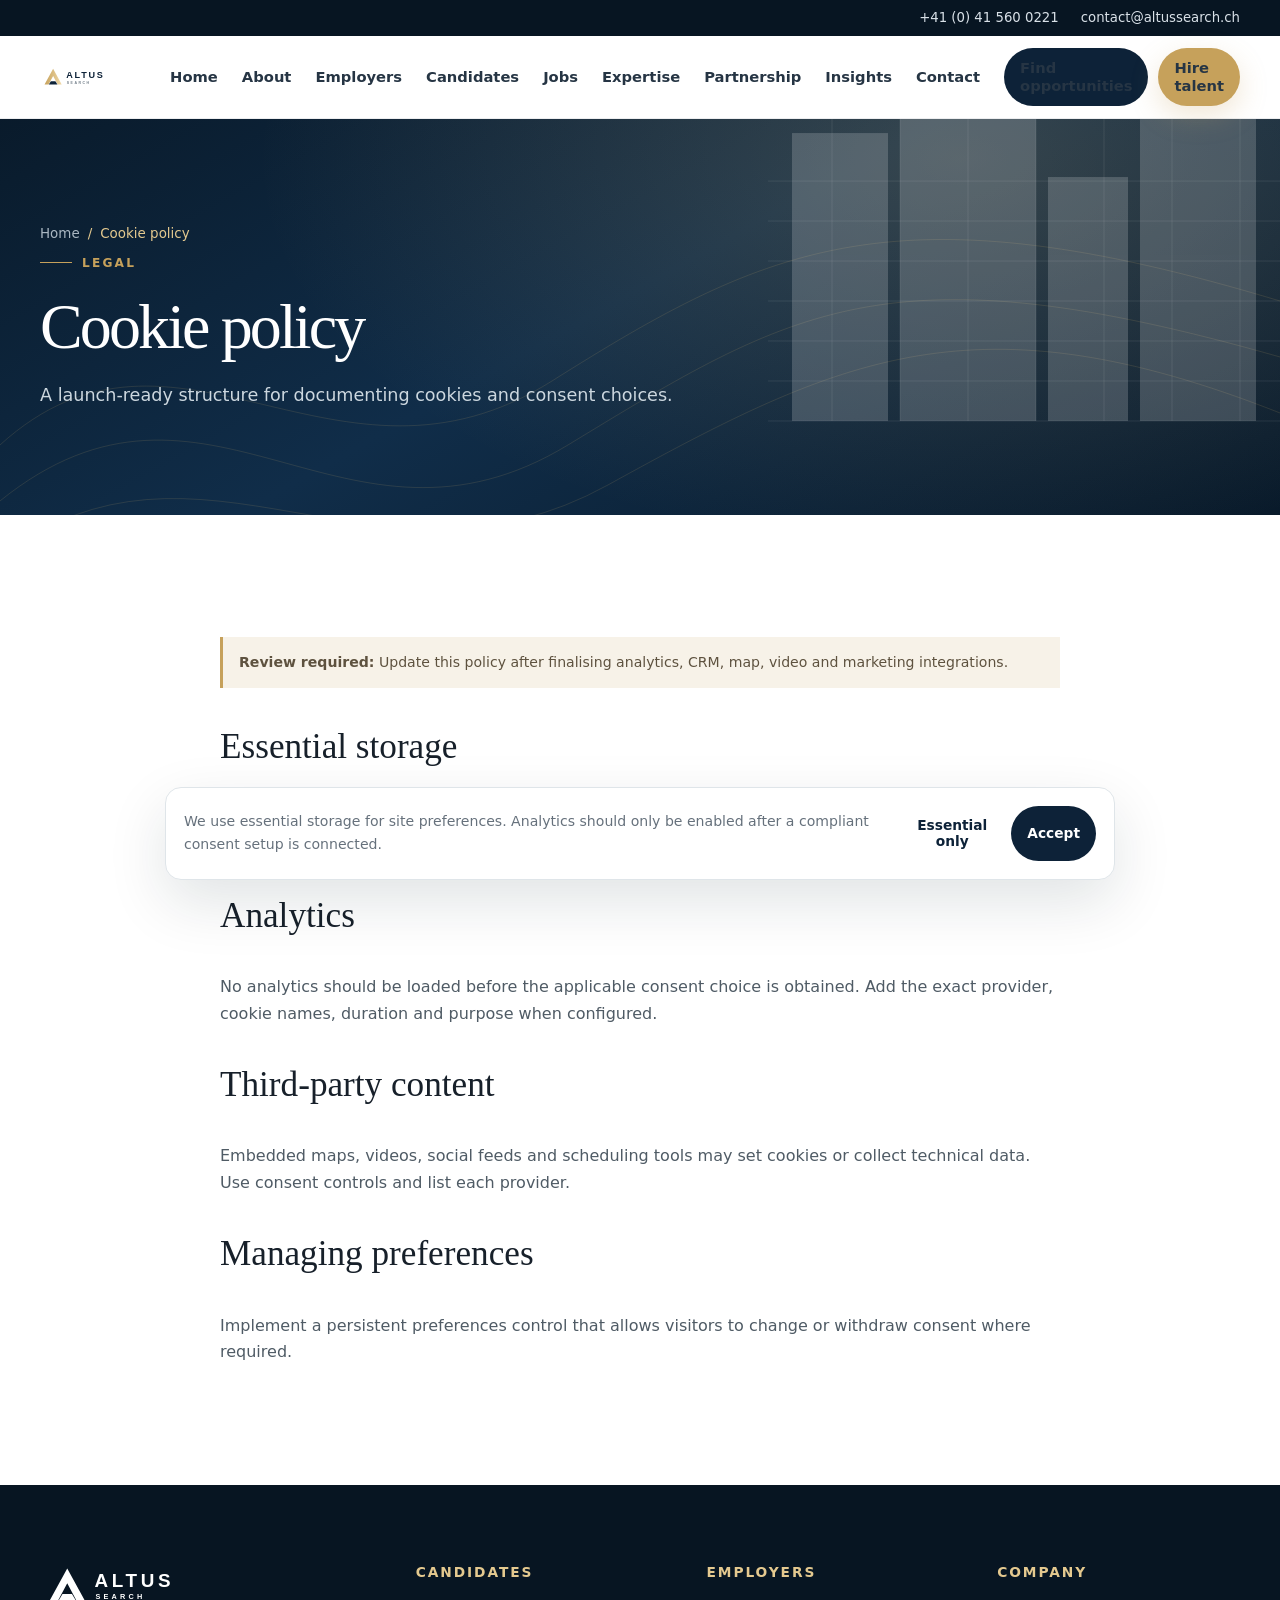
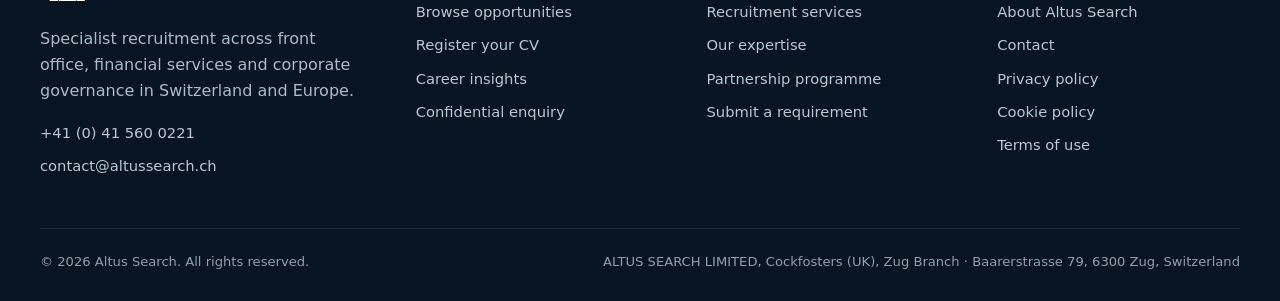
<file: cookie-policy.html>
<!doctype html><html lang="en"><head><meta charset="utf-8"><meta name="viewport" content="width=device-width,initial-scale=1"><title>Cookie Policy | Altus Search</title><meta name="description" content="Cookie policy placeholder for Altus Search, to be completed after final website integrations and consent settings are configured."><link rel="canonical" href="https://altussearch.ch/cookie-policy.html"><meta property="og:title" content="Cookie Policy | Altus Search"><meta property="og:description" content="Cookie policy placeholder for Altus Search, to be completed after final website integrations and consent settings are configured."><meta property="og:type" content="website"><meta property="og:url" content="https://altussearch.ch/cookie-policy.html"><meta name="theme-color" content="#0d2238"><link rel="icon" href="assets/img/favicon.svg" type="image/svg+xml"><link rel="manifest" href="manifest.webmanifest"><link rel="stylesheet" href="assets/css/styles.css"><script type="application/ld+json">{"@context": "https://schema.org", "@type": "EmploymentAgency", "name": "Altus Search", "url": "https://altussearch.ch/", "telephone": "+41415600221", "email": "contact@altussearch.ch", "address": {"@type": "PostalAddress", "streetAddress": "Baarerstrasse 79", "postalCode": "6300", "addressLocality": "Zug", "addressCountry": "CH"}, "areaServed": ["Switzerland", "Europe"]}</script></head><body><a class="skip-link" href="#main">Skip to content</a>
<div class="topbar"><div class="container topbar-inner"><a href="tel:+41415600221">+41 (0) 41 560 0221</a><a href="mailto:contact@altussearch.ch">contact@altussearch.ch</a></div></div>
<header class="site-header"><div class="container header-inner"><a class="brand" href="index.html" aria-label="Altus Search home"><img src="assets/img/logo.svg" alt="Altus Search"></a><button class="mobile-toggle" aria-label="Open navigation" aria-expanded="false"><span></span><span></span><span></span></button><nav class="nav" aria-label="Primary navigation"><a href="index.html" data-page="index.html">Home</a><a href="about.html" data-page="about.html">About</a><a href="employers.html" data-page="employers.html">Employers</a><a href="candidates.html" data-page="candidates.html">Candidates</a><a href="jobs.html" data-page="jobs.html">Jobs</a><a href="expertise.html" data-page="expertise.html">Expertise</a><a href="partnership.html" data-page="partnership.html">Partnership</a><a href="insights.html" data-page="insights.html">Insights</a><a href="contact.html" data-page="contact.html">Contact</a><div class="nav-cta"><a class="btn btn-sm btn-dark" href="candidates.html">Find opportunities</a><a class="btn btn-sm btn-primary" href="employers.html">Hire talent</a></div></nav></div></header><main id="main"><section class="page-hero"><div class="container"><div class="breadcrumbs"><a href="index.html">Home</a><span>/</span><span>Cookie policy</span></div><span class="eyebrow">Legal</span><h1>Cookie policy</h1><p>A launch-ready structure for documenting cookies and consent choices.</p></div></section><section class="section"><div class="container content-wrap"><div class="notice"><strong>Review required:</strong> Update this policy after finalising analytics, CRM, map, video and marketing integrations.</div><h2>Essential storage</h2><p>The demo stores a local preference recording the user’s cookie-banner choice. Document its name, purpose and duration after implementation is final.</p><h2>Analytics</h2><p>No analytics should be loaded before the applicable consent choice is obtained. Add the exact provider, cookie names, duration and purpose when configured.</p><h2>Third-party content</h2><p>Embedded maps, videos, social feeds and scheduling tools may set cookies or collect technical data. Use consent controls and list each provider.</p><h2>Managing preferences</h2><p>Implement a persistent preferences control that allows visitors to change or withdraw consent where required.</p></div></section></main><footer class="site-footer"><div class="container"><div class="footer-grid"><div class="footer-brand"><img src="assets/img/logo.svg" alt="Altus Search"><p>Specialist recruitment across front office, financial services and corporate governance in Switzerland and Europe.</p><div class="footer-links"><a href="tel:+41415600221">+41 (0) 41 560 0221</a><a href="mailto:contact@altussearch.ch">contact@altussearch.ch</a></div></div><div><div class="footer-title">Candidates</div><div class="footer-links"><a href="jobs.html">Browse opportunities</a><a href="candidates.html">Register your CV</a><a href="insights.html">Career insights</a><a href="contact.html?type=candidate">Confidential enquiry</a></div></div><div><div class="footer-title">Employers</div><div class="footer-links"><a href="employers.html">Recruitment services</a><a href="expertise.html">Our expertise</a><a href="partnership.html">Partnership programme</a><a href="contact.html?type=employer">Submit a requirement</a></div></div><div><div class="footer-title">Company</div><div class="footer-links"><a href="about.html">About Altus Search</a><a href="contact.html">Contact</a><a href="privacy.html">Privacy policy</a><a href="cookie-policy.html">Cookie policy</a><a href="terms.html">Terms of use</a></div></div></div><div class="footer-bottom"><span>© <span data-year></span> Altus Search. All rights reserved.</span><span>ALTUS SEARCH LIMITED, Cockfosters (UK), Zug Branch · Baarerstrasse 79, 6300 Zug, Switzerland</span></div></div></footer>
<div class="cookie-banner" role="dialog" aria-label="Cookie preferences"><p>We use essential storage for site preferences. Analytics should only be enabled after a compliant consent setup is connected.</p><div style="display:flex;gap:8px"><button class="btn btn-sm btn-light" data-cookie="essential">Essential only</button><button class="btn btn-sm btn-dark" data-cookie="accepted">Accept</button></div></div><div class="toast" role="status" aria-live="polite"></div><script src="assets/js/main.js" defer></script></body></html>
</file>
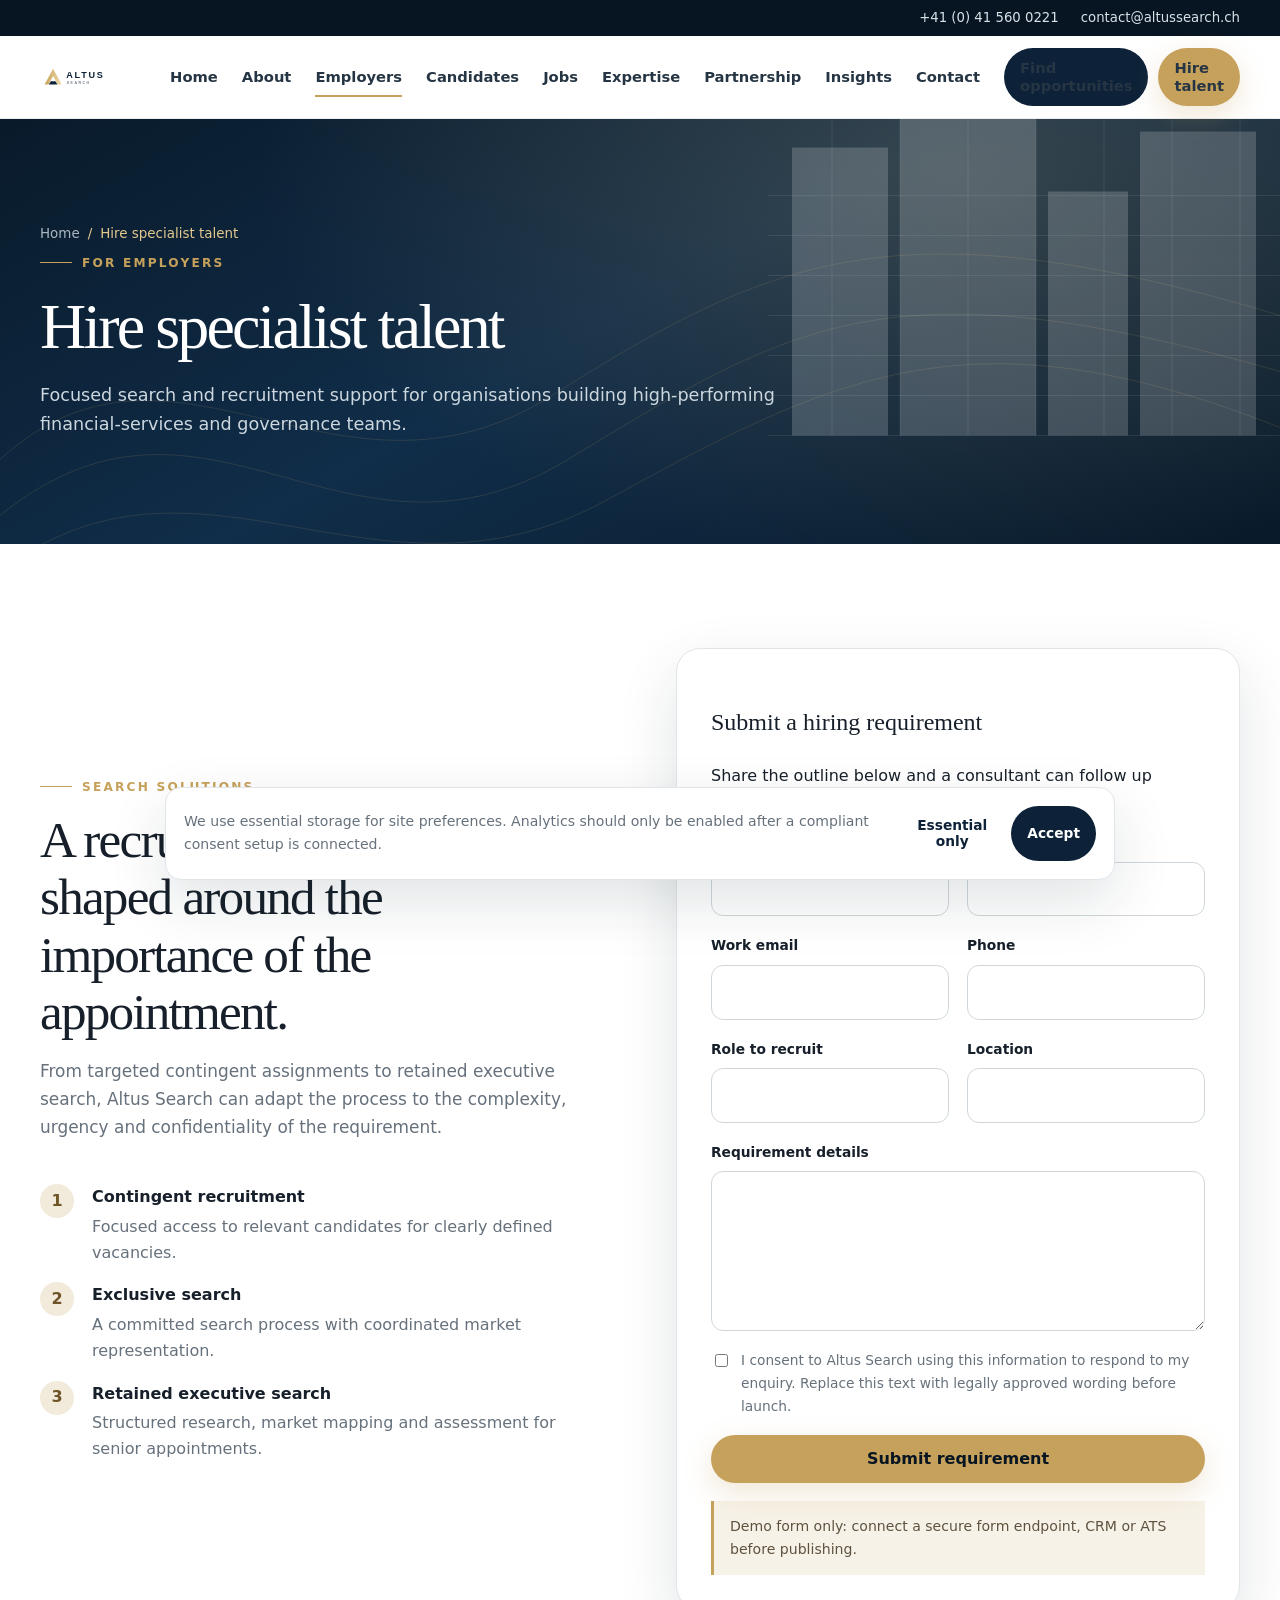
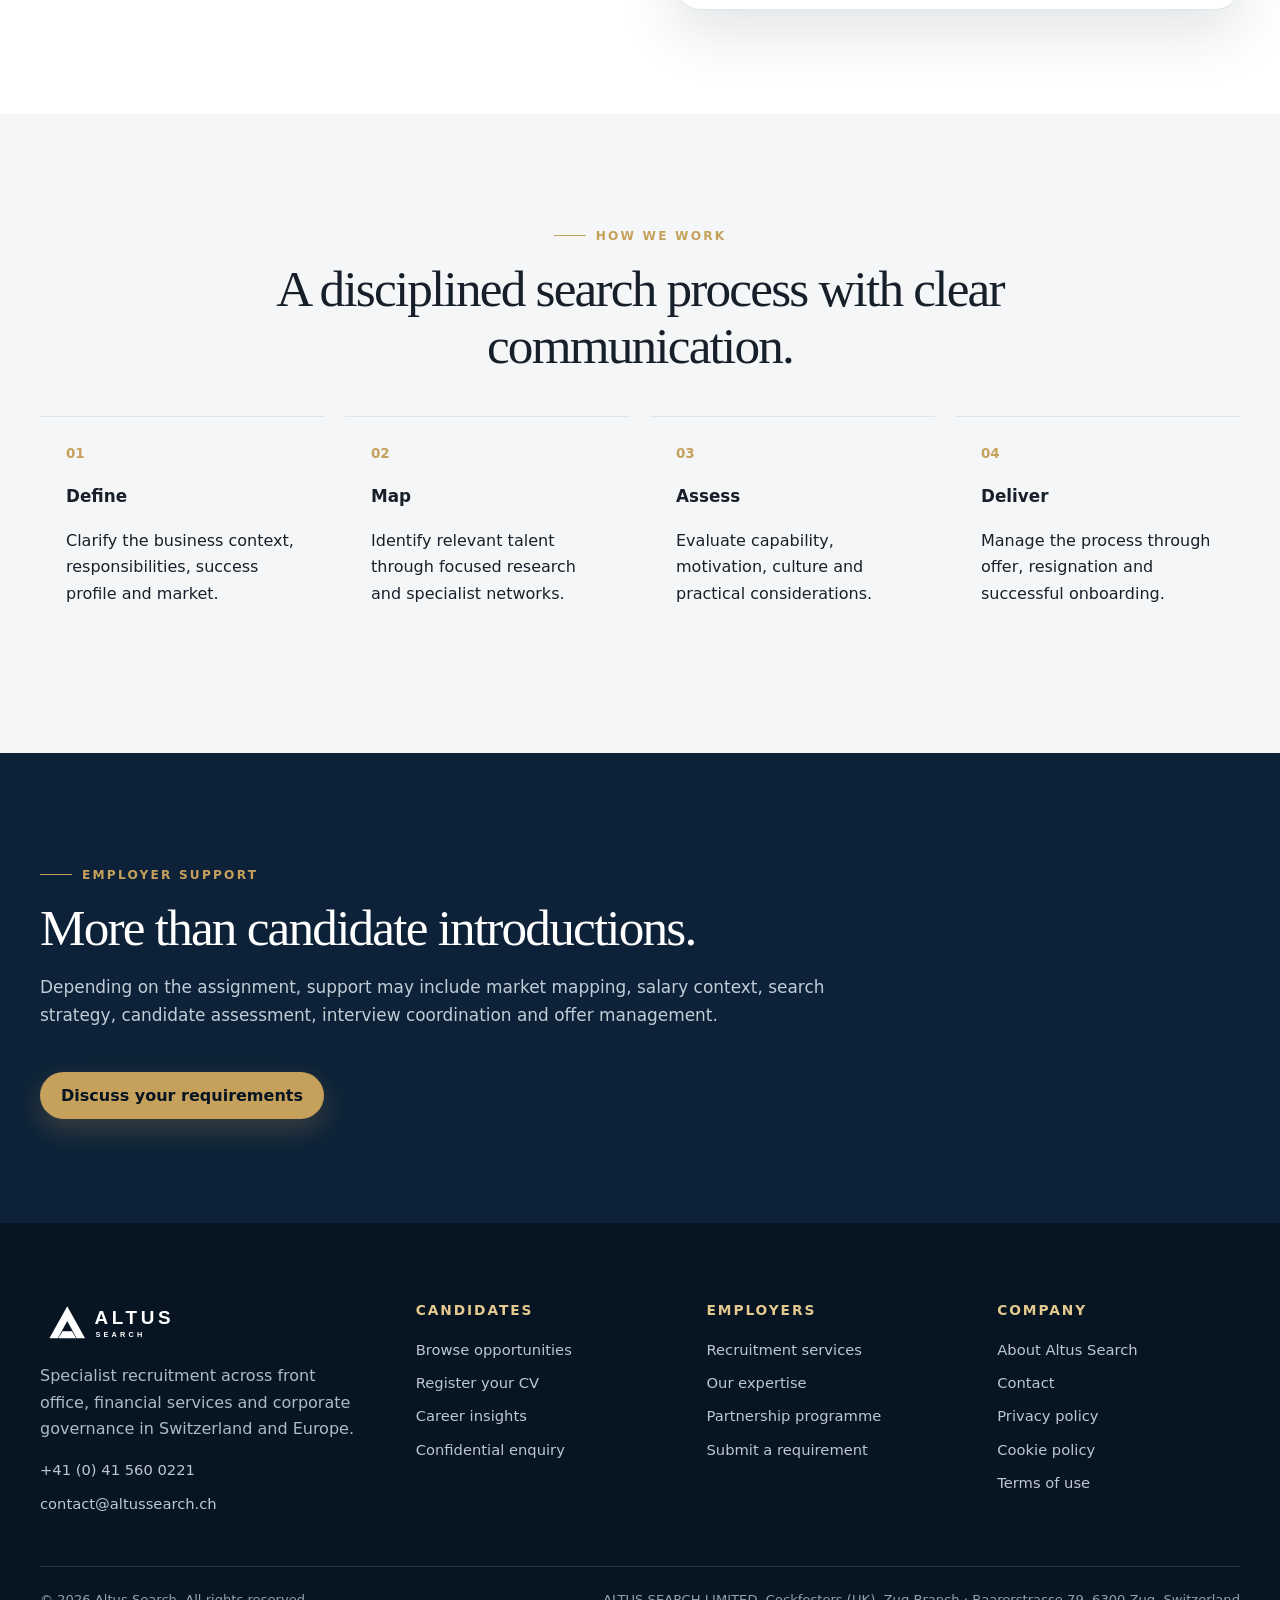
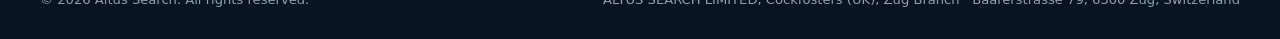
<file: employers.html>
<!doctype html><html lang="en"><head><meta charset="utf-8"><meta name="viewport" content="width=device-width,initial-scale=1"><title>Hire Financial Services Talent Switzerland | Altus Search</title><meta name="description" content="Recruit specialist talent across private banking, wealth management, compliance, risk, audit, legal, tax and front-office markets."><link rel="canonical" href="https://altussearch.ch/employers.html"><meta property="og:title" content="Hire Financial Services Talent Switzerland | Altus Search"><meta property="og:description" content="Recruit specialist talent across private banking, wealth management, compliance, risk, audit, legal, tax and front-office markets."><meta property="og:type" content="website"><meta property="og:url" content="https://altussearch.ch/employers.html"><meta name="theme-color" content="#0d2238"><link rel="icon" href="assets/img/favicon.svg" type="image/svg+xml"><link rel="manifest" href="manifest.webmanifest"><link rel="stylesheet" href="assets/css/styles.css"><script type="application/ld+json">{"@context": "https://schema.org", "@type": "EmploymentAgency", "name": "Altus Search", "url": "https://altussearch.ch/", "telephone": "+41415600221", "email": "contact@altussearch.ch", "address": {"@type": "PostalAddress", "streetAddress": "Baarerstrasse 79", "postalCode": "6300", "addressLocality": "Zug", "addressCountry": "CH"}, "areaServed": ["Switzerland", "Europe"]}</script></head><body><a class="skip-link" href="#main">Skip to content</a>
<div class="topbar"><div class="container topbar-inner"><a href="tel:+41415600221">+41 (0) 41 560 0221</a><a href="mailto:contact@altussearch.ch">contact@altussearch.ch</a></div></div>
<header class="site-header"><div class="container header-inner"><a class="brand" href="index.html" aria-label="Altus Search home"><img src="assets/img/logo.svg" alt="Altus Search"></a><button class="mobile-toggle" aria-label="Open navigation" aria-expanded="false"><span></span><span></span><span></span></button><nav class="nav" aria-label="Primary navigation"><a href="index.html" data-page="index.html">Home</a><a href="about.html" data-page="about.html">About</a><a href="employers.html" data-page="employers.html">Employers</a><a href="candidates.html" data-page="candidates.html">Candidates</a><a href="jobs.html" data-page="jobs.html">Jobs</a><a href="expertise.html" data-page="expertise.html">Expertise</a><a href="partnership.html" data-page="partnership.html">Partnership</a><a href="insights.html" data-page="insights.html">Insights</a><a href="contact.html" data-page="contact.html">Contact</a><div class="nav-cta"><a class="btn btn-sm btn-dark" href="candidates.html">Find opportunities</a><a class="btn btn-sm btn-primary" href="employers.html">Hire talent</a></div></nav></div></header><main id="main"><section class="page-hero"><div class="container"><div class="breadcrumbs"><a href="index.html">Home</a><span>/</span><span>Hire specialist talent</span></div><span class="eyebrow">For employers</span><h1>Hire specialist talent</h1><p>Focused search and recruitment support for organisations building high-performing financial-services and governance teams.</p></div></section><section class="section"><div class="container split"><div><span class="eyebrow">Search solutions</span><div class="section-title"><h2>A recruitment approach shaped around the importance of the appointment.</h2><p>From targeted contingent assignments to retained executive search, Altus Search can adapt the process to the complexity, urgency and confidentiality of the requirement.</p></div><div class="feature-list"><div class="feature"><div class="feature-mark">1</div><div><h4>Contingent recruitment</h4><p>Focused access to relevant candidates for clearly defined vacancies.</p></div></div><div class="feature"><div class="feature-mark">2</div><div><h4>Exclusive search</h4><p>A committed search process with coordinated market representation.</p></div></div><div class="feature"><div class="feature-mark">3</div><div><h4>Retained executive search</h4><p>Structured research, market mapping and assessment for senior appointments.</p></div></div></div></div><div class="form-card"><h2 style="font-family:Georgia,serif;font-weight:500">Submit a hiring requirement</h2><p>Share the outline below and a consultant can follow up confidentially.</p><form data-demo-form class="form-grid"><div class="field"><label for="en">Name</label><input id="en" name="name" required></div><div class="field"><label for="ec">Company</label><input id="ec" name="company" required></div><div class="field"><label for="ee">Work email</label><input id="ee" name="email" type="email" required></div><div class="field"><label for="ep">Phone</label><input id="ep" name="phone" type="tel"></div><div class="field"><label for="er">Role to recruit</label><input id="er" name="role" required></div><div class="field"><label for="el">Location</label><input id="el" name="location"></div><div class="field span-2"><label for="em">Requirement details</label><textarea id="em" name="message" rows="5" required></textarea></div><label class="checkbox span-2"><input type="checkbox" required><span>I consent to Altus Search using this information to respond to my enquiry. Replace this text with legally approved wording before launch.</span></label><button class="btn btn-primary span-2" type="submit">Submit requirement</button></form><div class="notice">Demo form only: connect a secure form endpoint, CRM or ATS before publishing.</div></div></div></section><section class="section section-soft"><div class="container"><div class="section-title center"><span class="eyebrow">How we work</span><h2>A disciplined search process with clear communication.</h2></div><div class="process"><div class="process-item"><h3>Define</h3><p>Clarify the business context, responsibilities, success profile and market.</p></div><div class="process-item"><h3>Map</h3><p>Identify relevant talent through focused research and specialist networks.</p></div><div class="process-item"><h3>Assess</h3><p>Evaluate capability, motivation, culture and practical considerations.</p></div><div class="process-item"><h3>Deliver</h3><p>Manage the process through offer, resignation and successful onboarding.</p></div></div></div></section><section class="section section-dark"><div class="container"><div class="section-title"><span class="eyebrow">Employer support</span><h2>More than candidate introductions.</h2><p>Depending on the assignment, support may include market mapping, salary context, search strategy, candidate assessment, interview coordination and offer management.</p></div><a class="btn btn-primary" href="contact.html?type=employer">Discuss your requirements</a></div></section></main><footer class="site-footer"><div class="container"><div class="footer-grid"><div class="footer-brand"><img src="assets/img/logo.svg" alt="Altus Search"><p>Specialist recruitment across front office, financial services and corporate governance in Switzerland and Europe.</p><div class="footer-links"><a href="tel:+41415600221">+41 (0) 41 560 0221</a><a href="mailto:contact@altussearch.ch">contact@altussearch.ch</a></div></div><div><div class="footer-title">Candidates</div><div class="footer-links"><a href="jobs.html">Browse opportunities</a><a href="candidates.html">Register your CV</a><a href="insights.html">Career insights</a><a href="contact.html?type=candidate">Confidential enquiry</a></div></div><div><div class="footer-title">Employers</div><div class="footer-links"><a href="employers.html">Recruitment services</a><a href="expertise.html">Our expertise</a><a href="partnership.html">Partnership programme</a><a href="contact.html?type=employer">Submit a requirement</a></div></div><div><div class="footer-title">Company</div><div class="footer-links"><a href="about.html">About Altus Search</a><a href="contact.html">Contact</a><a href="privacy.html">Privacy policy</a><a href="cookie-policy.html">Cookie policy</a><a href="terms.html">Terms of use</a></div></div></div><div class="footer-bottom"><span>© <span data-year></span> Altus Search. All rights reserved.</span><span>ALTUS SEARCH LIMITED, Cockfosters (UK), Zug Branch · Baarerstrasse 79, 6300 Zug, Switzerland</span></div></div></footer>
<div class="cookie-banner" role="dialog" aria-label="Cookie preferences"><p>We use essential storage for site preferences. Analytics should only be enabled after a compliant consent setup is connected.</p><div style="display:flex;gap:8px"><button class="btn btn-sm btn-light" data-cookie="essential">Essential only</button><button class="btn btn-sm btn-dark" data-cookie="accepted">Accept</button></div></div><div class="toast" role="status" aria-live="polite"></div><script src="assets/js/main.js" defer></script></body></html>
</file>
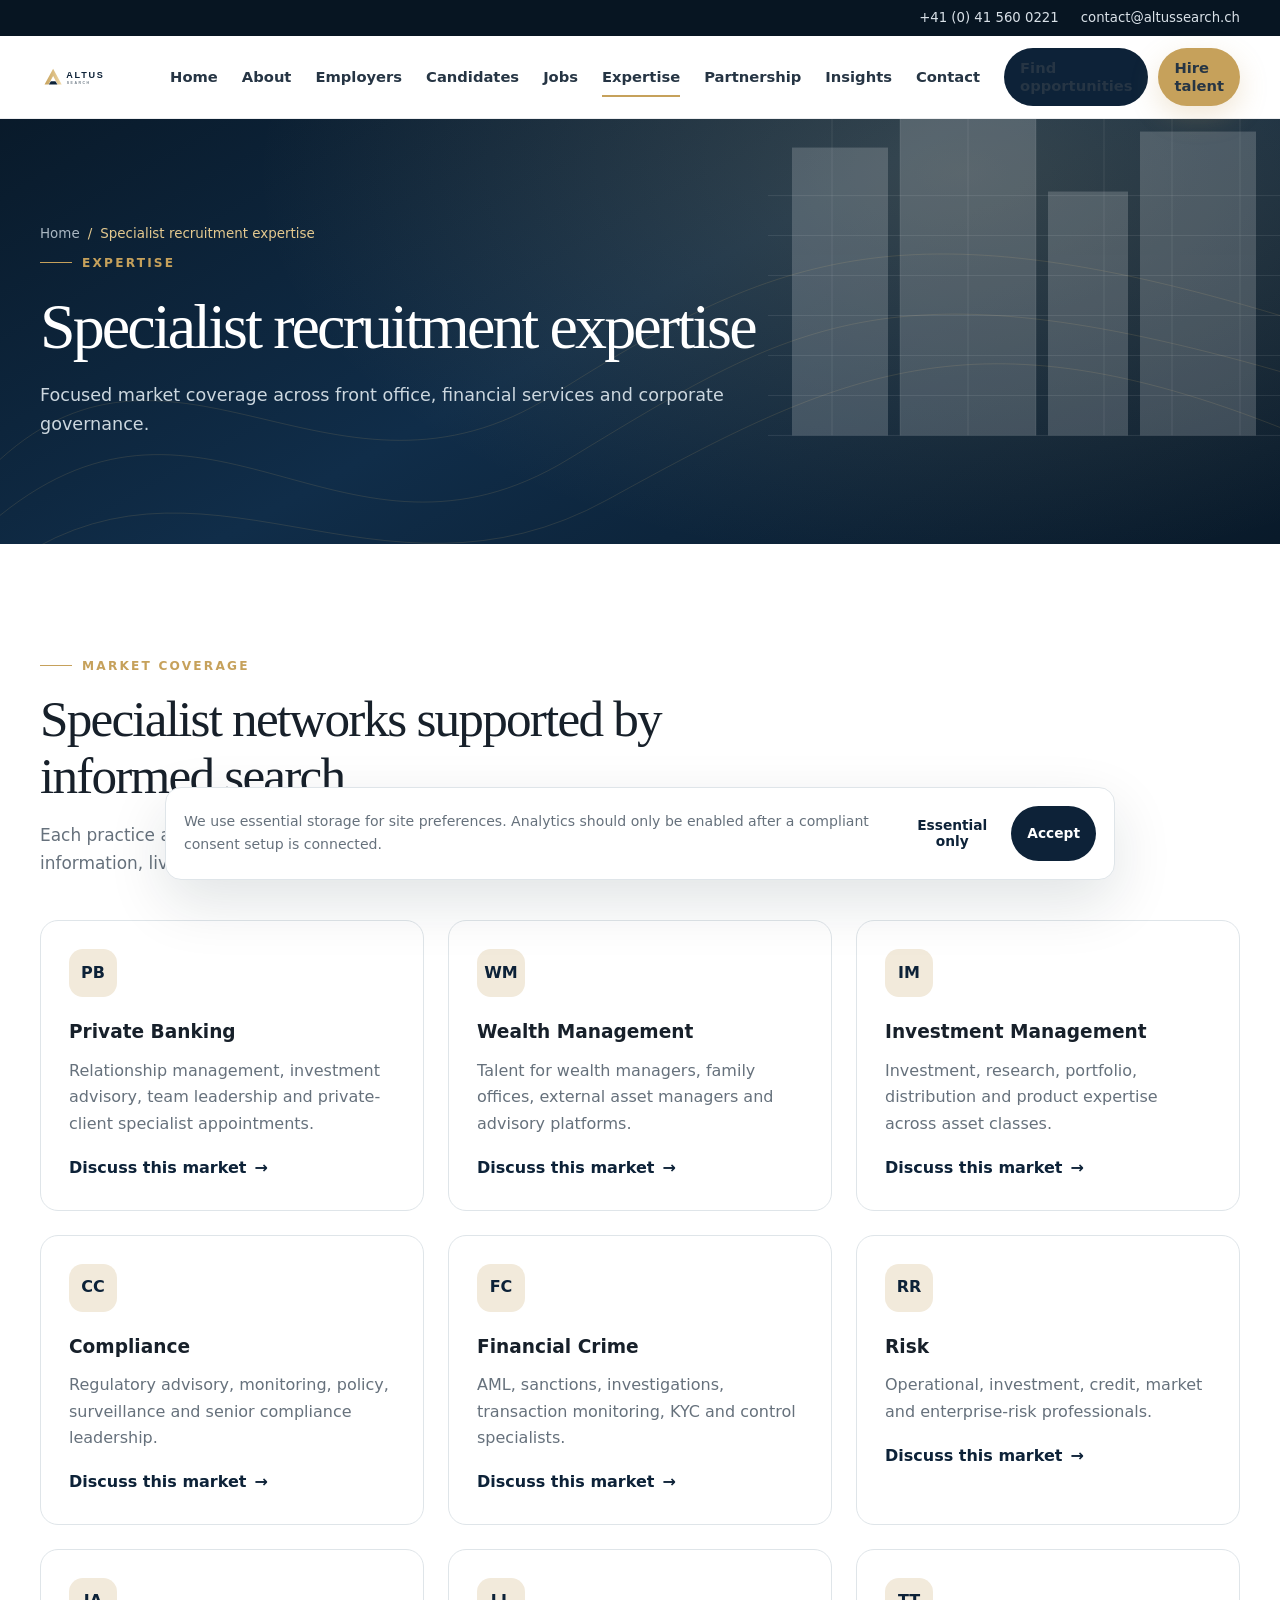
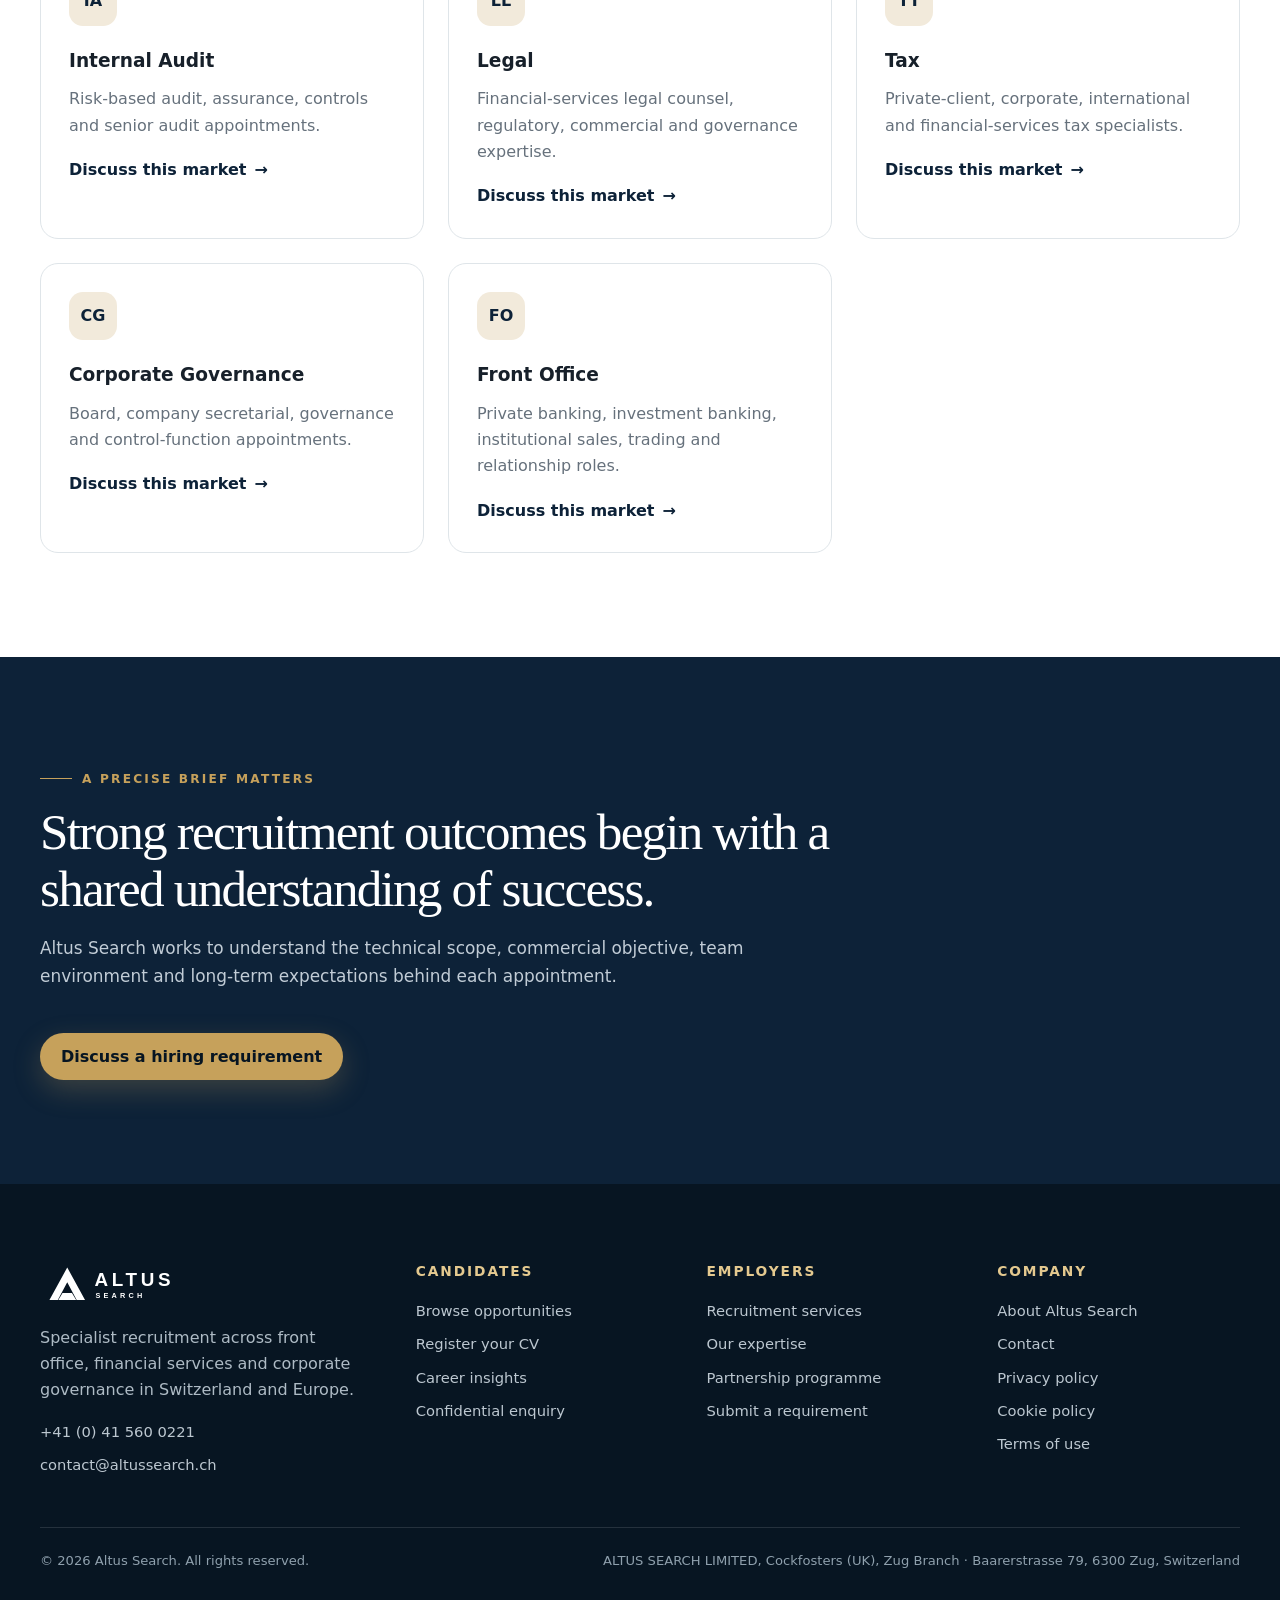
<file: expertise.html>
<!doctype html><html lang="en"><head><meta charset="utf-8"><meta name="viewport" content="width=device-width,initial-scale=1"><title>Financial Services Recruitment Expertise | Altus Search</title><meta name="description" content="Explore Altus Search recruitment expertise across private banking, wealth management, compliance, risk, audit, legal, tax and front office."><link rel="canonical" href="https://altussearch.ch/expertise.html"><meta property="og:title" content="Financial Services Recruitment Expertise | Altus Search"><meta property="og:description" content="Explore Altus Search recruitment expertise across private banking, wealth management, compliance, risk, audit, legal, tax and front office."><meta property="og:type" content="website"><meta property="og:url" content="https://altussearch.ch/expertise.html"><meta name="theme-color" content="#0d2238"><link rel="icon" href="assets/img/favicon.svg" type="image/svg+xml"><link rel="manifest" href="manifest.webmanifest"><link rel="stylesheet" href="assets/css/styles.css"><script type="application/ld+json">{"@context": "https://schema.org", "@type": "EmploymentAgency", "name": "Altus Search", "url": "https://altussearch.ch/", "telephone": "+41415600221", "email": "contact@altussearch.ch", "address": {"@type": "PostalAddress", "streetAddress": "Baarerstrasse 79", "postalCode": "6300", "addressLocality": "Zug", "addressCountry": "CH"}, "areaServed": ["Switzerland", "Europe"]}</script></head><body><a class="skip-link" href="#main">Skip to content</a>
<div class="topbar"><div class="container topbar-inner"><a href="tel:+41415600221">+41 (0) 41 560 0221</a><a href="mailto:contact@altussearch.ch">contact@altussearch.ch</a></div></div>
<header class="site-header"><div class="container header-inner"><a class="brand" href="index.html" aria-label="Altus Search home"><img src="assets/img/logo.svg" alt="Altus Search"></a><button class="mobile-toggle" aria-label="Open navigation" aria-expanded="false"><span></span><span></span><span></span></button><nav class="nav" aria-label="Primary navigation"><a href="index.html" data-page="index.html">Home</a><a href="about.html" data-page="about.html">About</a><a href="employers.html" data-page="employers.html">Employers</a><a href="candidates.html" data-page="candidates.html">Candidates</a><a href="jobs.html" data-page="jobs.html">Jobs</a><a href="expertise.html" data-page="expertise.html">Expertise</a><a href="partnership.html" data-page="partnership.html">Partnership</a><a href="insights.html" data-page="insights.html">Insights</a><a href="contact.html" data-page="contact.html">Contact</a><div class="nav-cta"><a class="btn btn-sm btn-dark" href="candidates.html">Find opportunities</a><a class="btn btn-sm btn-primary" href="employers.html">Hire talent</a></div></nav></div></header><main id="main"><section class="page-hero"><div class="container"><div class="breadcrumbs"><a href="index.html">Home</a><span>/</span><span>Specialist recruitment expertise</span></div><span class="eyebrow">Expertise</span><h1>Specialist recruitment expertise</h1><p>Focused market coverage across front office, financial services and corporate governance.</p></div></section><section class="section"><div class="container"><div class="section-title"><span class="eyebrow">Market coverage</span><h2>Specialist networks supported by informed search.</h2><p>Each practice area below should eventually have its own SEO landing page, consultant information, live vacancies and market insights.</p></div><div class="grid-3"><article class="card" id="private-banking"><div class="card-icon">PB</div><h3>Private Banking</h3><p>Relationship management, investment advisory, team leadership and private-client specialist appointments.</p><a class="card-link" href="contact.html">Discuss this market</a></article><article class="card" id="wealth-management"><div class="card-icon">WM</div><h3>Wealth Management</h3><p>Talent for wealth managers, family offices, external asset managers and advisory platforms.</p><a class="card-link" href="contact.html">Discuss this market</a></article><article class="card" id="investment-management"><div class="card-icon">IM</div><h3>Investment Management</h3><p>Investment, research, portfolio, distribution and product expertise across asset classes.</p><a class="card-link" href="contact.html">Discuss this market</a></article><article class="card" id="compliance"><div class="card-icon">CC</div><h3>Compliance</h3><p>Regulatory advisory, monitoring, policy, surveillance and senior compliance leadership.</p><a class="card-link" href="contact.html">Discuss this market</a></article><article class="card" id="financial-crime"><div class="card-icon">FC</div><h3>Financial Crime</h3><p>AML, sanctions, investigations, transaction monitoring, KYC and control specialists.</p><a class="card-link" href="contact.html">Discuss this market</a></article><article class="card" id="risk"><div class="card-icon">RR</div><h3>Risk</h3><p>Operational, investment, credit, market and enterprise-risk professionals.</p><a class="card-link" href="contact.html">Discuss this market</a></article><article class="card" id="internal-audit"><div class="card-icon">IA</div><h3>Internal Audit</h3><p>Risk-based audit, assurance, controls and senior audit appointments.</p><a class="card-link" href="contact.html">Discuss this market</a></article><article class="card" id="legal"><div class="card-icon">LL</div><h3>Legal</h3><p>Financial-services legal counsel, regulatory, commercial and governance expertise.</p><a class="card-link" href="contact.html">Discuss this market</a></article><article class="card" id="tax"><div class="card-icon">TT</div><h3>Tax</h3><p>Private-client, corporate, international and financial-services tax specialists.</p><a class="card-link" href="contact.html">Discuss this market</a></article><article class="card" id="corporate-governance"><div class="card-icon">CG</div><h3>Corporate Governance</h3><p>Board, company secretarial, governance and control-function appointments.</p><a class="card-link" href="contact.html">Discuss this market</a></article><article class="card" id="front-office"><div class="card-icon">FO</div><h3>Front Office</h3><p>Private banking, investment banking, institutional sales, trading and relationship roles.</p><a class="card-link" href="contact.html">Discuss this market</a></article></div></div></section><section class="section section-dark"><div class="container"><div class="section-title"><span class="eyebrow">A precise brief matters</span><h2>Strong recruitment outcomes begin with a shared understanding of success.</h2><p>Altus Search works to understand the technical scope, commercial objective, team environment and long-term expectations behind each appointment.</p></div><a class="btn btn-primary" href="employers.html">Discuss a hiring requirement</a></div></section></main><footer class="site-footer"><div class="container"><div class="footer-grid"><div class="footer-brand"><img src="assets/img/logo.svg" alt="Altus Search"><p>Specialist recruitment across front office, financial services and corporate governance in Switzerland and Europe.</p><div class="footer-links"><a href="tel:+41415600221">+41 (0) 41 560 0221</a><a href="mailto:contact@altussearch.ch">contact@altussearch.ch</a></div></div><div><div class="footer-title">Candidates</div><div class="footer-links"><a href="jobs.html">Browse opportunities</a><a href="candidates.html">Register your CV</a><a href="insights.html">Career insights</a><a href="contact.html?type=candidate">Confidential enquiry</a></div></div><div><div class="footer-title">Employers</div><div class="footer-links"><a href="employers.html">Recruitment services</a><a href="expertise.html">Our expertise</a><a href="partnership.html">Partnership programme</a><a href="contact.html?type=employer">Submit a requirement</a></div></div><div><div class="footer-title">Company</div><div class="footer-links"><a href="about.html">About Altus Search</a><a href="contact.html">Contact</a><a href="privacy.html">Privacy policy</a><a href="cookie-policy.html">Cookie policy</a><a href="terms.html">Terms of use</a></div></div></div><div class="footer-bottom"><span>© <span data-year></span> Altus Search. All rights reserved.</span><span>ALTUS SEARCH LIMITED, Cockfosters (UK), Zug Branch · Baarerstrasse 79, 6300 Zug, Switzerland</span></div></div></footer>
<div class="cookie-banner" role="dialog" aria-label="Cookie preferences"><p>We use essential storage for site preferences. Analytics should only be enabled after a compliant consent setup is connected.</p><div style="display:flex;gap:8px"><button class="btn btn-sm btn-light" data-cookie="essential">Essential only</button><button class="btn btn-sm btn-dark" data-cookie="accepted">Accept</button></div></div><div class="toast" role="status" aria-live="polite"></div><script src="assets/js/main.js" defer></script></body></html>
</file>
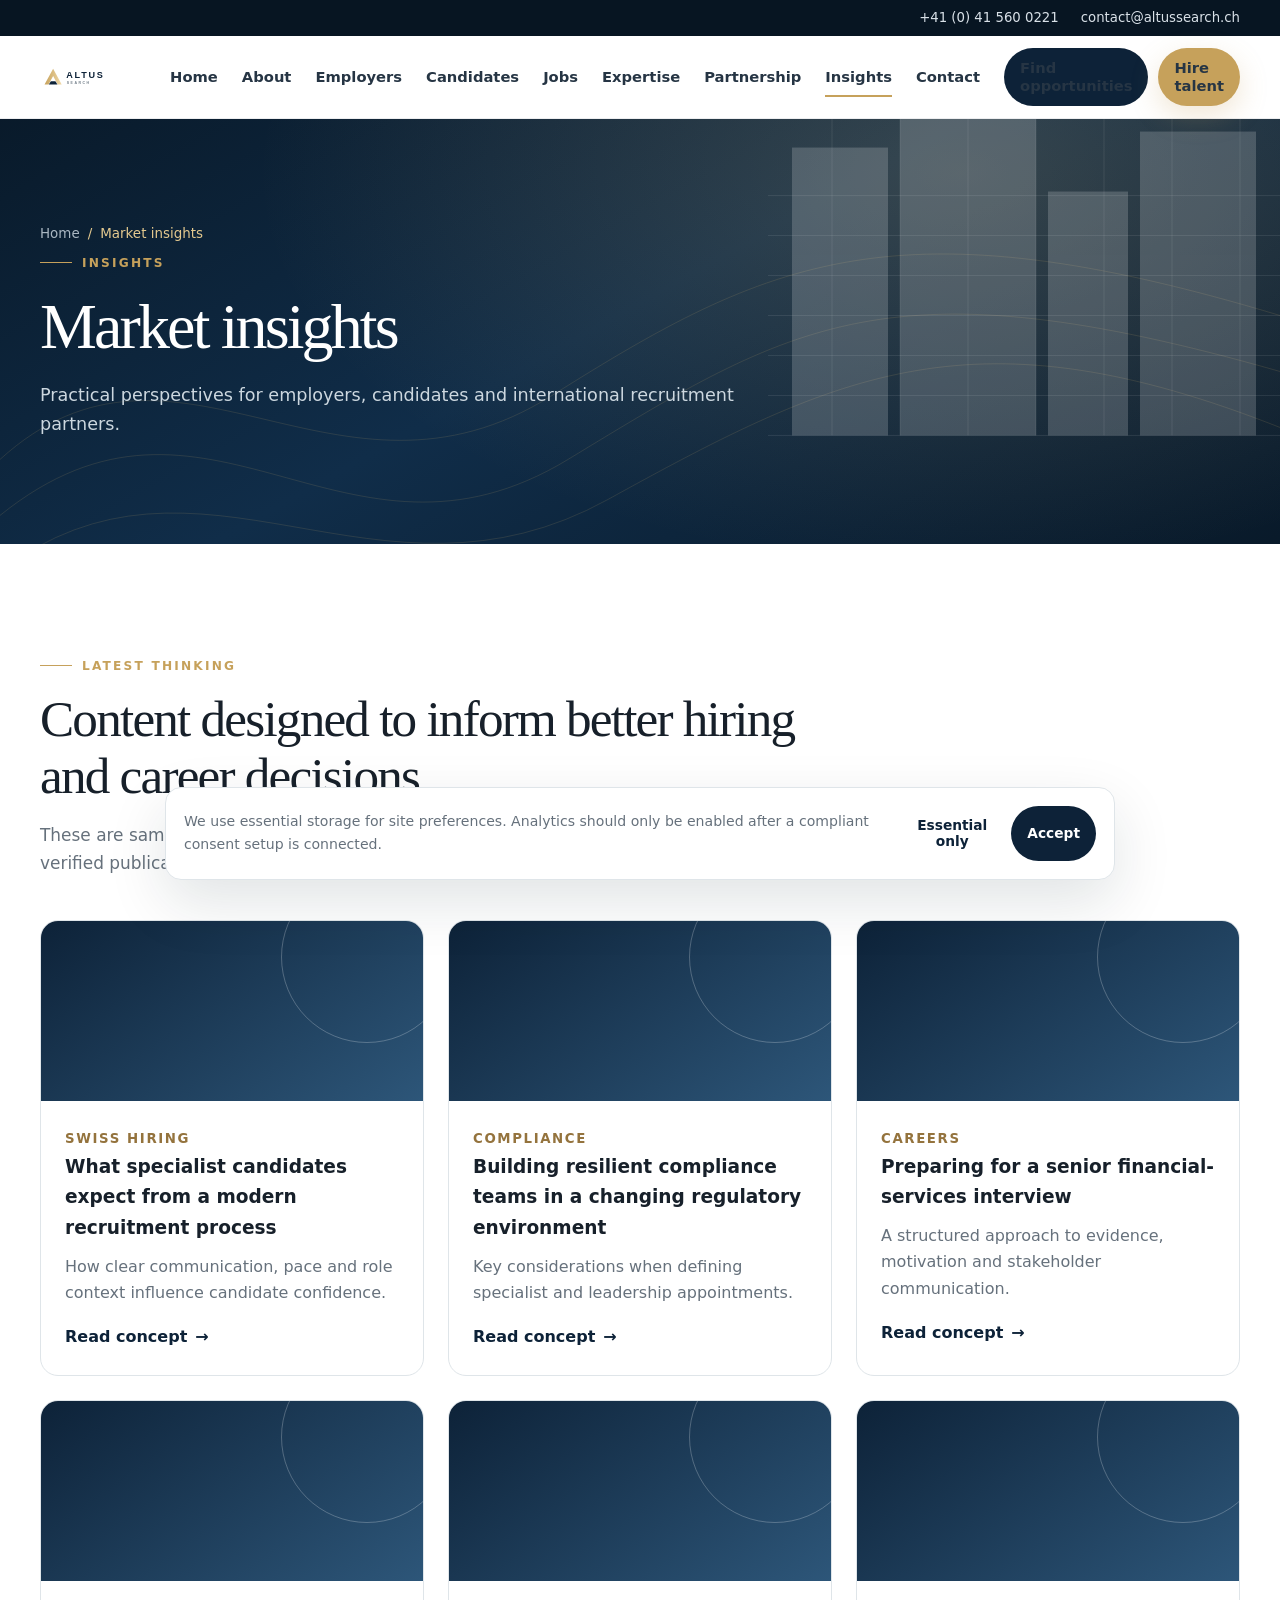
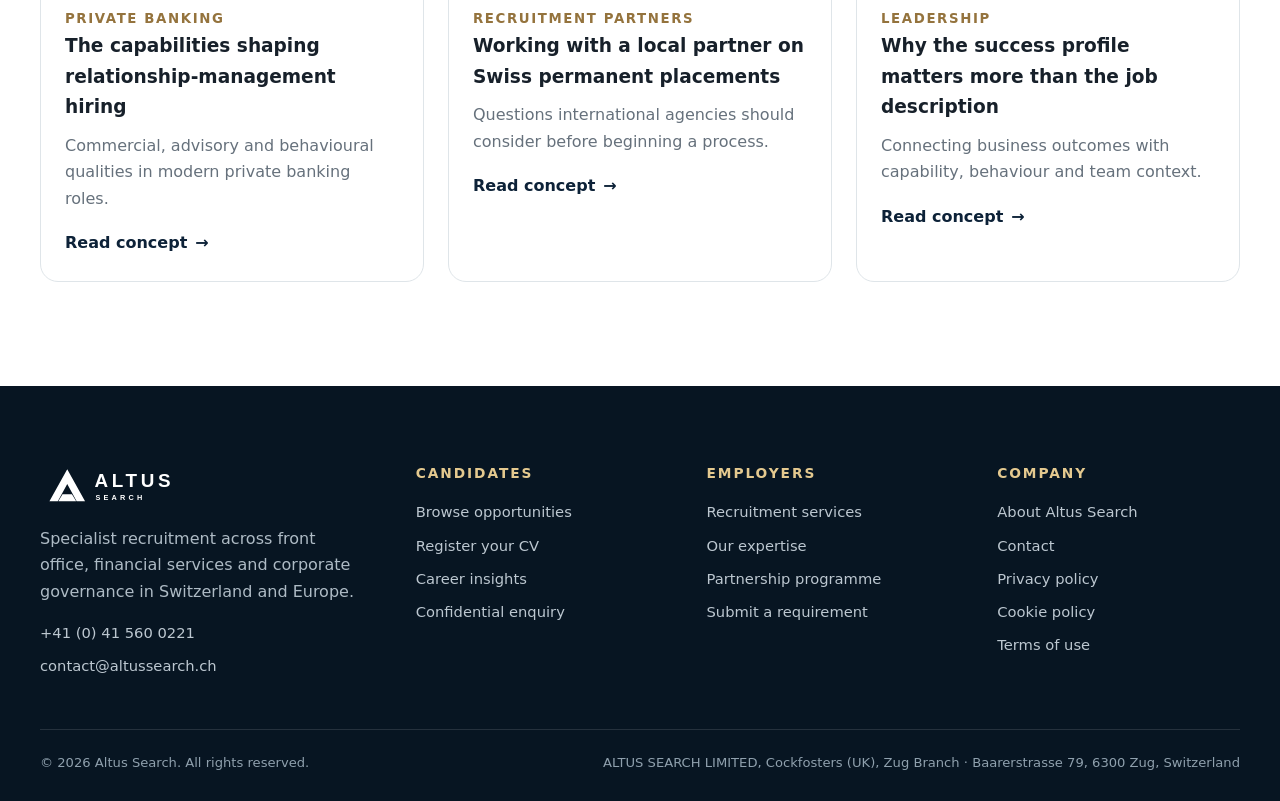
<file: insights.html>
<!doctype html><html lang="en"><head><meta charset="utf-8"><meta name="viewport" content="width=device-width,initial-scale=1"><title>Financial Services Recruitment Insights | Altus Search</title><meta name="description" content="Recruitment, career and market insights for financial-services employers and professionals across Switzerland and Europe."><link rel="canonical" href="https://altussearch.ch/insights.html"><meta property="og:title" content="Financial Services Recruitment Insights | Altus Search"><meta property="og:description" content="Recruitment, career and market insights for financial-services employers and professionals across Switzerland and Europe."><meta property="og:type" content="website"><meta property="og:url" content="https://altussearch.ch/insights.html"><meta name="theme-color" content="#0d2238"><link rel="icon" href="assets/img/favicon.svg" type="image/svg+xml"><link rel="manifest" href="manifest.webmanifest"><link rel="stylesheet" href="assets/css/styles.css"><script type="application/ld+json">{"@context": "https://schema.org", "@type": "EmploymentAgency", "name": "Altus Search", "url": "https://altussearch.ch/", "telephone": "+41415600221", "email": "contact@altussearch.ch", "address": {"@type": "PostalAddress", "streetAddress": "Baarerstrasse 79", "postalCode": "6300", "addressLocality": "Zug", "addressCountry": "CH"}, "areaServed": ["Switzerland", "Europe"]}</script></head><body><a class="skip-link" href="#main">Skip to content</a>
<div class="topbar"><div class="container topbar-inner"><a href="tel:+41415600221">+41 (0) 41 560 0221</a><a href="mailto:contact@altussearch.ch">contact@altussearch.ch</a></div></div>
<header class="site-header"><div class="container header-inner"><a class="brand" href="index.html" aria-label="Altus Search home"><img src="assets/img/logo.svg" alt="Altus Search"></a><button class="mobile-toggle" aria-label="Open navigation" aria-expanded="false"><span></span><span></span><span></span></button><nav class="nav" aria-label="Primary navigation"><a href="index.html" data-page="index.html">Home</a><a href="about.html" data-page="about.html">About</a><a href="employers.html" data-page="employers.html">Employers</a><a href="candidates.html" data-page="candidates.html">Candidates</a><a href="jobs.html" data-page="jobs.html">Jobs</a><a href="expertise.html" data-page="expertise.html">Expertise</a><a href="partnership.html" data-page="partnership.html">Partnership</a><a href="insights.html" data-page="insights.html">Insights</a><a href="contact.html" data-page="contact.html">Contact</a><div class="nav-cta"><a class="btn btn-sm btn-dark" href="candidates.html">Find opportunities</a><a class="btn btn-sm btn-primary" href="employers.html">Hire talent</a></div></nav></div></header><main id="main"><section class="page-hero"><div class="container"><div class="breadcrumbs"><a href="index.html">Home</a><span>/</span><span>Market insights</span></div><span class="eyebrow">Insights</span><h1>Market insights</h1><p>Practical perspectives for employers, candidates and international recruitment partners.</p></div></section><section class="section"><div class="container"><div class="section-title"><span class="eyebrow">Latest thinking</span><h2>Content designed to inform better hiring and career decisions.</h2><p>These are sample article concepts. Replace them with approved, original content and verified publication dates.</p></div><div class="grid-3"><article class="card insight-card"><div class="insight-art"></div><div class="insight-body"><small>Swiss hiring</small><h3>What specialist candidates expect from a modern recruitment process</h3><p>How clear communication, pace and role context influence candidate confidence.</p><a class="card-link" href="contact.html">Read concept</a></div></article><article class="card insight-card"><div class="insight-art"></div><div class="insight-body"><small>Compliance</small><h3>Building resilient compliance teams in a changing regulatory environment</h3><p>Key considerations when defining specialist and leadership appointments.</p><a class="card-link" href="contact.html">Read concept</a></div></article><article class="card insight-card"><div class="insight-art"></div><div class="insight-body"><small>Careers</small><h3>Preparing for a senior financial-services interview</h3><p>A structured approach to evidence, motivation and stakeholder communication.</p><a class="card-link" href="contact.html">Read concept</a></div></article><article class="card insight-card"><div class="insight-art"></div><div class="insight-body"><small>Private banking</small><h3>The capabilities shaping relationship-management hiring</h3><p>Commercial, advisory and behavioural qualities in modern private banking roles.</p><a class="card-link" href="contact.html">Read concept</a></div></article><article class="card insight-card"><div class="insight-art"></div><div class="insight-body"><small>Recruitment partners</small><h3>Working with a local partner on Swiss permanent placements</h3><p>Questions international agencies should consider before beginning a process.</p><a class="card-link" href="partnership.html">Read concept</a></div></article><article class="card insight-card"><div class="insight-art"></div><div class="insight-body"><small>Leadership</small><h3>Why the success profile matters more than the job description</h3><p>Connecting business outcomes with capability, behaviour and team context.</p><a class="card-link" href="employers.html">Read concept</a></div></article></div></div></section></main><footer class="site-footer"><div class="container"><div class="footer-grid"><div class="footer-brand"><img src="assets/img/logo.svg" alt="Altus Search"><p>Specialist recruitment across front office, financial services and corporate governance in Switzerland and Europe.</p><div class="footer-links"><a href="tel:+41415600221">+41 (0) 41 560 0221</a><a href="mailto:contact@altussearch.ch">contact@altussearch.ch</a></div></div><div><div class="footer-title">Candidates</div><div class="footer-links"><a href="jobs.html">Browse opportunities</a><a href="candidates.html">Register your CV</a><a href="insights.html">Career insights</a><a href="contact.html?type=candidate">Confidential enquiry</a></div></div><div><div class="footer-title">Employers</div><div class="footer-links"><a href="employers.html">Recruitment services</a><a href="expertise.html">Our expertise</a><a href="partnership.html">Partnership programme</a><a href="contact.html?type=employer">Submit a requirement</a></div></div><div><div class="footer-title">Company</div><div class="footer-links"><a href="about.html">About Altus Search</a><a href="contact.html">Contact</a><a href="privacy.html">Privacy policy</a><a href="cookie-policy.html">Cookie policy</a><a href="terms.html">Terms of use</a></div></div></div><div class="footer-bottom"><span>© <span data-year></span> Altus Search. All rights reserved.</span><span>ALTUS SEARCH LIMITED, Cockfosters (UK), Zug Branch · Baarerstrasse 79, 6300 Zug, Switzerland</span></div></div></footer>
<div class="cookie-banner" role="dialog" aria-label="Cookie preferences"><p>We use essential storage for site preferences. Analytics should only be enabled after a compliant consent setup is connected.</p><div style="display:flex;gap:8px"><button class="btn btn-sm btn-light" data-cookie="essential">Essential only</button><button class="btn btn-sm btn-dark" data-cookie="accepted">Accept</button></div></div><div class="toast" role="status" aria-live="polite"></div><script src="assets/js/main.js" defer></script></body></html>
</file>
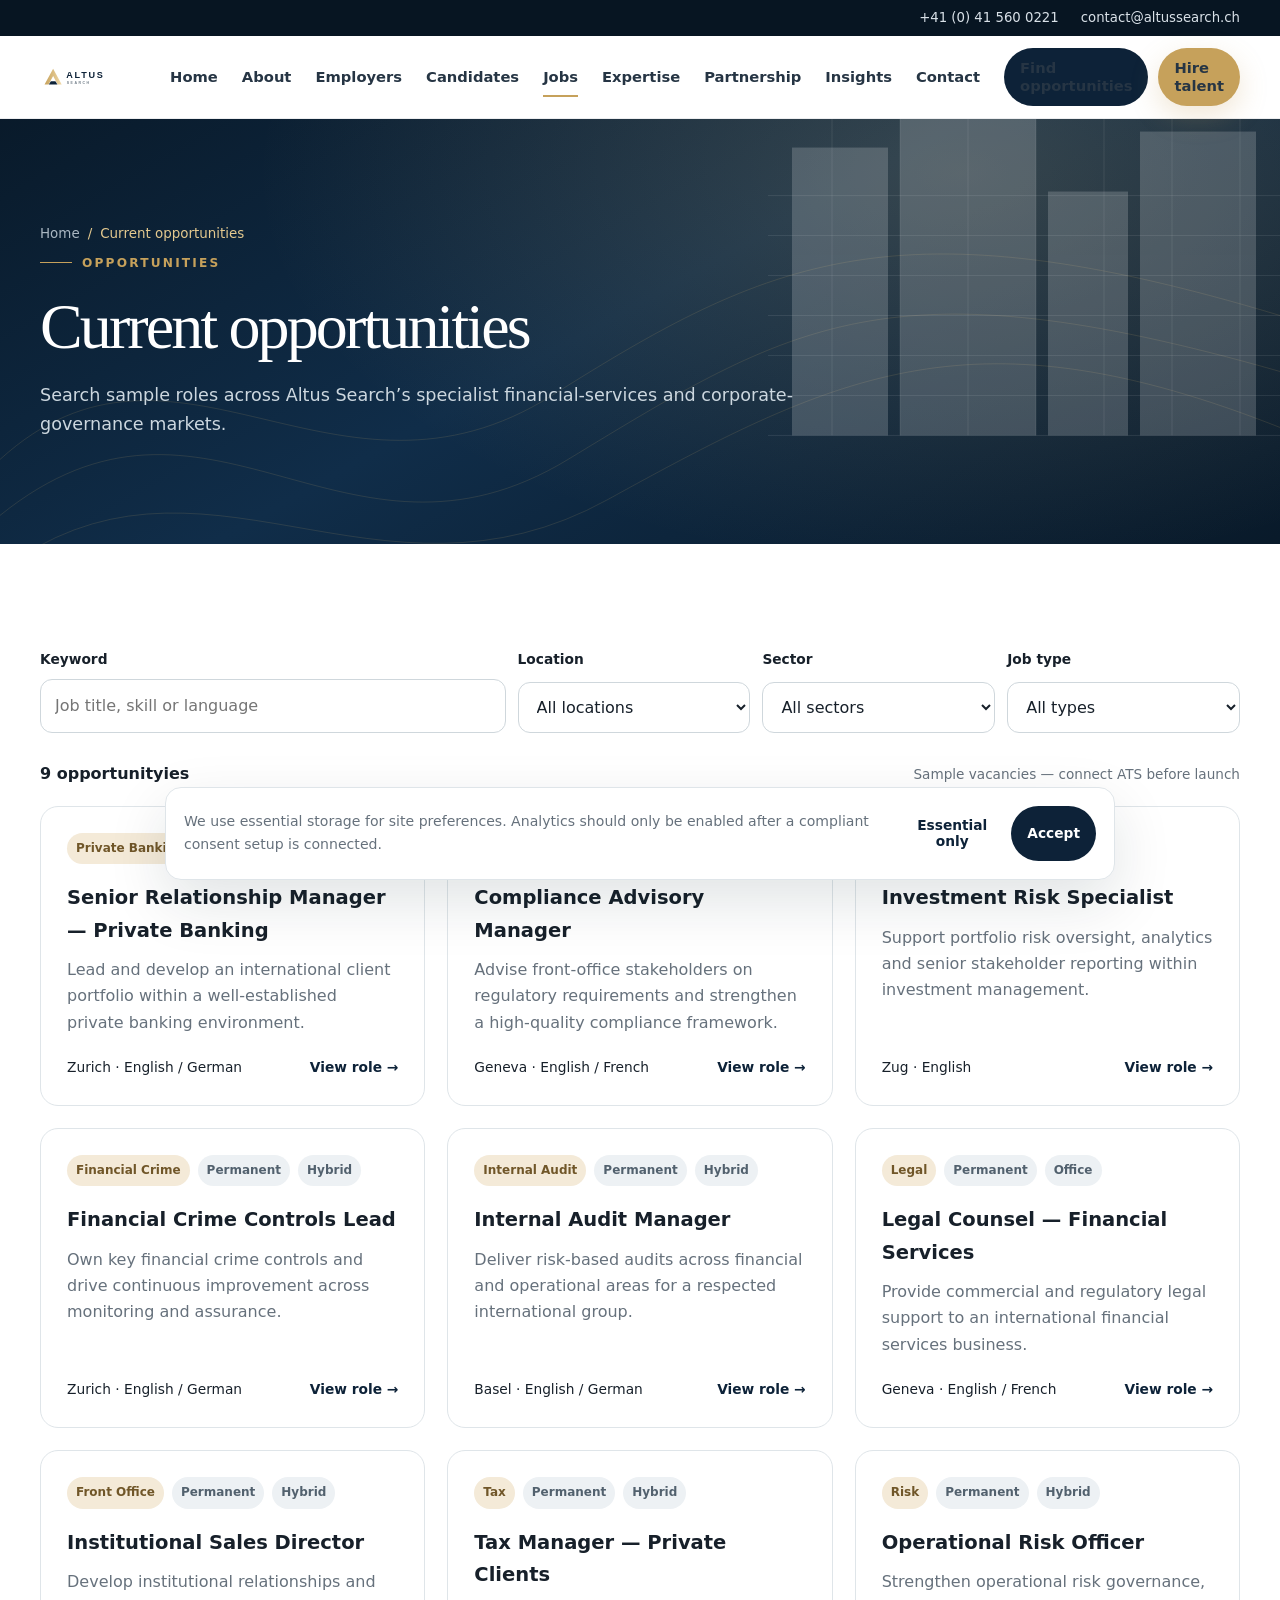
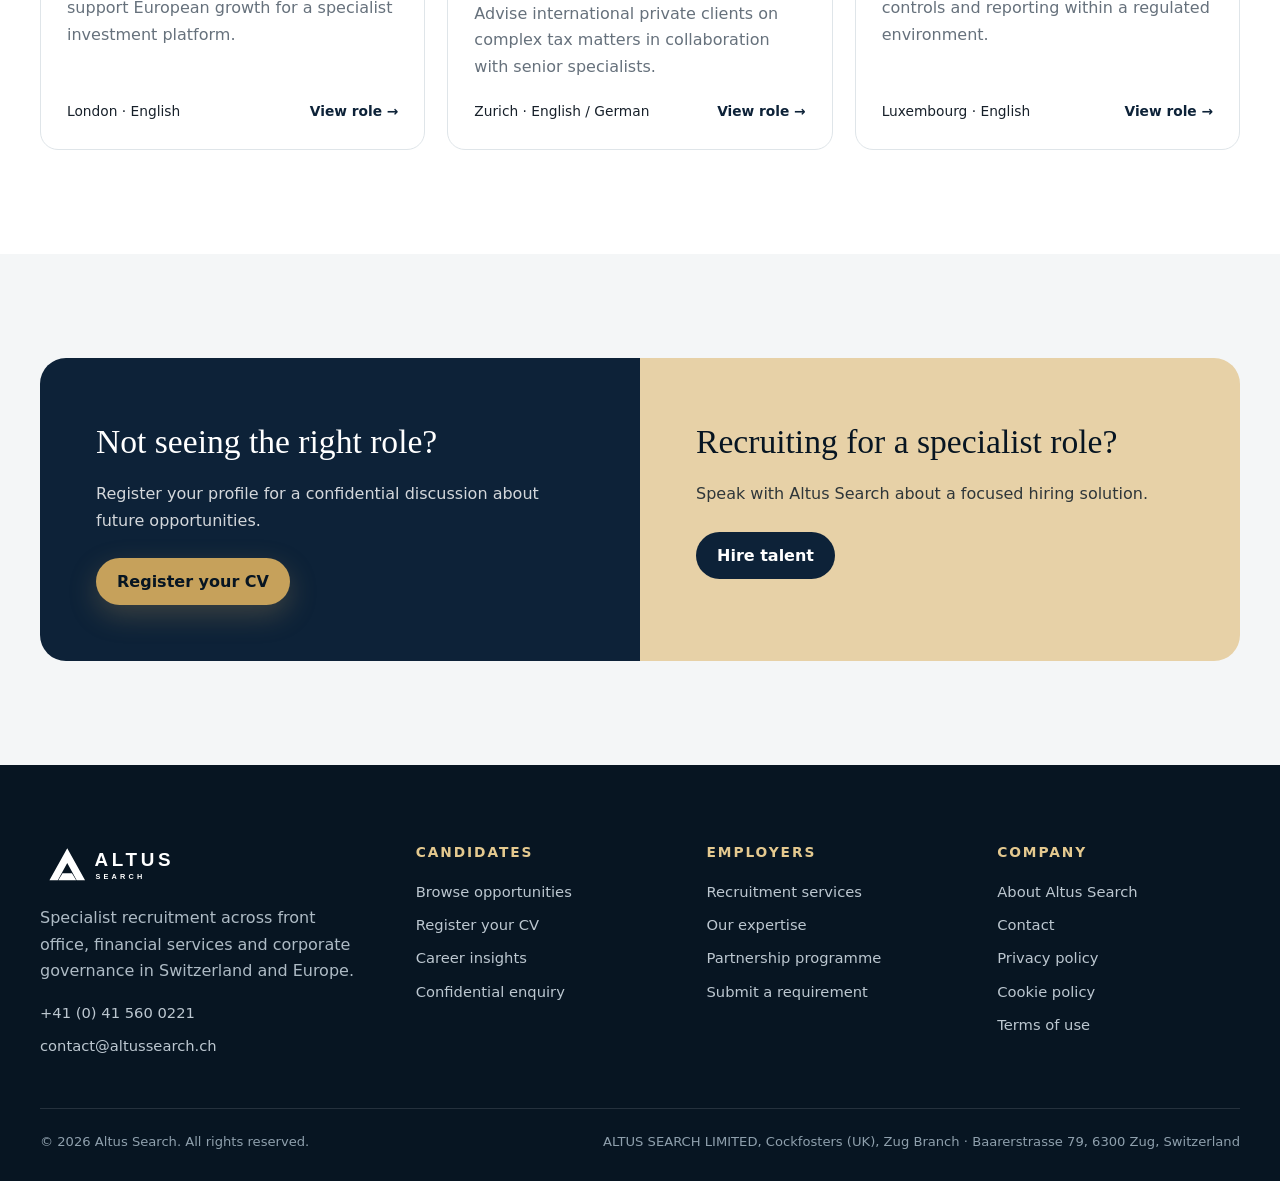
<file: jobs.html>
<!doctype html><html lang="en"><head><meta charset="utf-8"><meta name="viewport" content="width=device-width,initial-scale=1"><title>Financial Services Jobs Switzerland | Altus Search</title><meta name="description" content="Search specialist roles across private banking, wealth management, compliance, financial crime, risk, audit, legal and tax."><link rel="canonical" href="https://altussearch.ch/jobs.html"><meta property="og:title" content="Financial Services Jobs Switzerland | Altus Search"><meta property="og:description" content="Search specialist roles across private banking, wealth management, compliance, financial crime, risk, audit, legal and tax."><meta property="og:type" content="website"><meta property="og:url" content="https://altussearch.ch/jobs.html"><meta name="theme-color" content="#0d2238"><link rel="icon" href="assets/img/favicon.svg" type="image/svg+xml"><link rel="manifest" href="manifest.webmanifest"><link rel="stylesheet" href="assets/css/styles.css"><script type="application/ld+json">{"@context": "https://schema.org", "@type": "EmploymentAgency", "name": "Altus Search", "url": "https://altussearch.ch/", "telephone": "+41415600221", "email": "contact@altussearch.ch", "address": {"@type": "PostalAddress", "streetAddress": "Baarerstrasse 79", "postalCode": "6300", "addressLocality": "Zug", "addressCountry": "CH"}, "areaServed": ["Switzerland", "Europe"]}</script></head><body><a class="skip-link" href="#main">Skip to content</a>
<div class="topbar"><div class="container topbar-inner"><a href="tel:+41415600221">+41 (0) 41 560 0221</a><a href="mailto:contact@altussearch.ch">contact@altussearch.ch</a></div></div>
<header class="site-header"><div class="container header-inner"><a class="brand" href="index.html" aria-label="Altus Search home"><img src="assets/img/logo.svg" alt="Altus Search"></a><button class="mobile-toggle" aria-label="Open navigation" aria-expanded="false"><span></span><span></span><span></span></button><nav class="nav" aria-label="Primary navigation"><a href="index.html" data-page="index.html">Home</a><a href="about.html" data-page="about.html">About</a><a href="employers.html" data-page="employers.html">Employers</a><a href="candidates.html" data-page="candidates.html">Candidates</a><a href="jobs.html" data-page="jobs.html">Jobs</a><a href="expertise.html" data-page="expertise.html">Expertise</a><a href="partnership.html" data-page="partnership.html">Partnership</a><a href="insights.html" data-page="insights.html">Insights</a><a href="contact.html" data-page="contact.html">Contact</a><div class="nav-cta"><a class="btn btn-sm btn-dark" href="candidates.html">Find opportunities</a><a class="btn btn-sm btn-primary" href="employers.html">Hire talent</a></div></nav></div></header><main id="main"><section class="page-hero"><div class="container"><div class="breadcrumbs"><a href="index.html">Home</a><span>/</span><span>Current opportunities</span></div><span class="eyebrow">Opportunities</span><h1>Current opportunities</h1><p>Search sample roles across Altus Search’s specialist financial-services and corporate-governance markets.</p></div></section><section class="section"><div class="container"><div class="job-toolbar"><div class="field"><label for="jobKeyword">Keyword</label><input id="jobKeyword" placeholder="Job title, skill or language"></div><div class="field"><label for="jobLocation">Location</label><select id="jobLocation"><option value="">All locations</option><option>Zurich</option><option>Geneva</option><option>Zug</option><option>Basel</option><option>London</option><option>Luxembourg</option></select></div><div class="field"><label for="jobSector">Sector</label><select id="jobSector"><option value="">All sectors</option><option>Private Banking</option><option>Compliance</option><option>Risk</option><option>Financial Crime</option><option>Internal Audit</option><option>Legal</option><option>Front Office</option><option>Tax</option></select></div><div class="field"><label for="jobType">Job type</label><select id="jobType"><option value="">All types</option><option>Permanent</option></select></div></div><div style="display:flex;justify-content:space-between;align-items:center;margin-bottom:18px"><strong id="jobCount">Opportunities</strong><span style="color:var(--muted);font-size:.85rem">Sample vacancies — connect ATS before launch</span></div><div id="jobGrid" class="job-grid"></div></div></section><section class="section section-soft"><div class="container dual-cta"><div class="dual-side"><h3>Not seeing the right role?</h3><p>Register your profile for a confidential discussion about future opportunities.</p><a class="btn btn-primary" href="candidates.html">Register your CV</a></div><div class="dual-side"><h3>Recruiting for a specialist role?</h3><p>Speak with Altus Search about a focused hiring solution.</p><a class="btn btn-dark" href="employers.html">Hire talent</a></div></div></section></main><footer class="site-footer"><div class="container"><div class="footer-grid"><div class="footer-brand"><img src="assets/img/logo.svg" alt="Altus Search"><p>Specialist recruitment across front office, financial services and corporate governance in Switzerland and Europe.</p><div class="footer-links"><a href="tel:+41415600221">+41 (0) 41 560 0221</a><a href="mailto:contact@altussearch.ch">contact@altussearch.ch</a></div></div><div><div class="footer-title">Candidates</div><div class="footer-links"><a href="jobs.html">Browse opportunities</a><a href="candidates.html">Register your CV</a><a href="insights.html">Career insights</a><a href="contact.html?type=candidate">Confidential enquiry</a></div></div><div><div class="footer-title">Employers</div><div class="footer-links"><a href="employers.html">Recruitment services</a><a href="expertise.html">Our expertise</a><a href="partnership.html">Partnership programme</a><a href="contact.html?type=employer">Submit a requirement</a></div></div><div><div class="footer-title">Company</div><div class="footer-links"><a href="about.html">About Altus Search</a><a href="contact.html">Contact</a><a href="privacy.html">Privacy policy</a><a href="cookie-policy.html">Cookie policy</a><a href="terms.html">Terms of use</a></div></div></div><div class="footer-bottom"><span>© <span data-year></span> Altus Search. All rights reserved.</span><span>ALTUS SEARCH LIMITED, Cockfosters (UK), Zug Branch · Baarerstrasse 79, 6300 Zug, Switzerland</span></div></div></footer>
<div class="cookie-banner" role="dialog" aria-label="Cookie preferences"><p>We use essential storage for site preferences. Analytics should only be enabled after a compliant consent setup is connected.</p><div style="display:flex;gap:8px"><button class="btn btn-sm btn-light" data-cookie="essential">Essential only</button><button class="btn btn-sm btn-dark" data-cookie="accepted">Accept</button></div></div><div class="toast" role="status" aria-live="polite"></div><script src="assets/js/main.js" defer></script><script src="assets/js/jobs.js" defer></script></body></html>
</file>
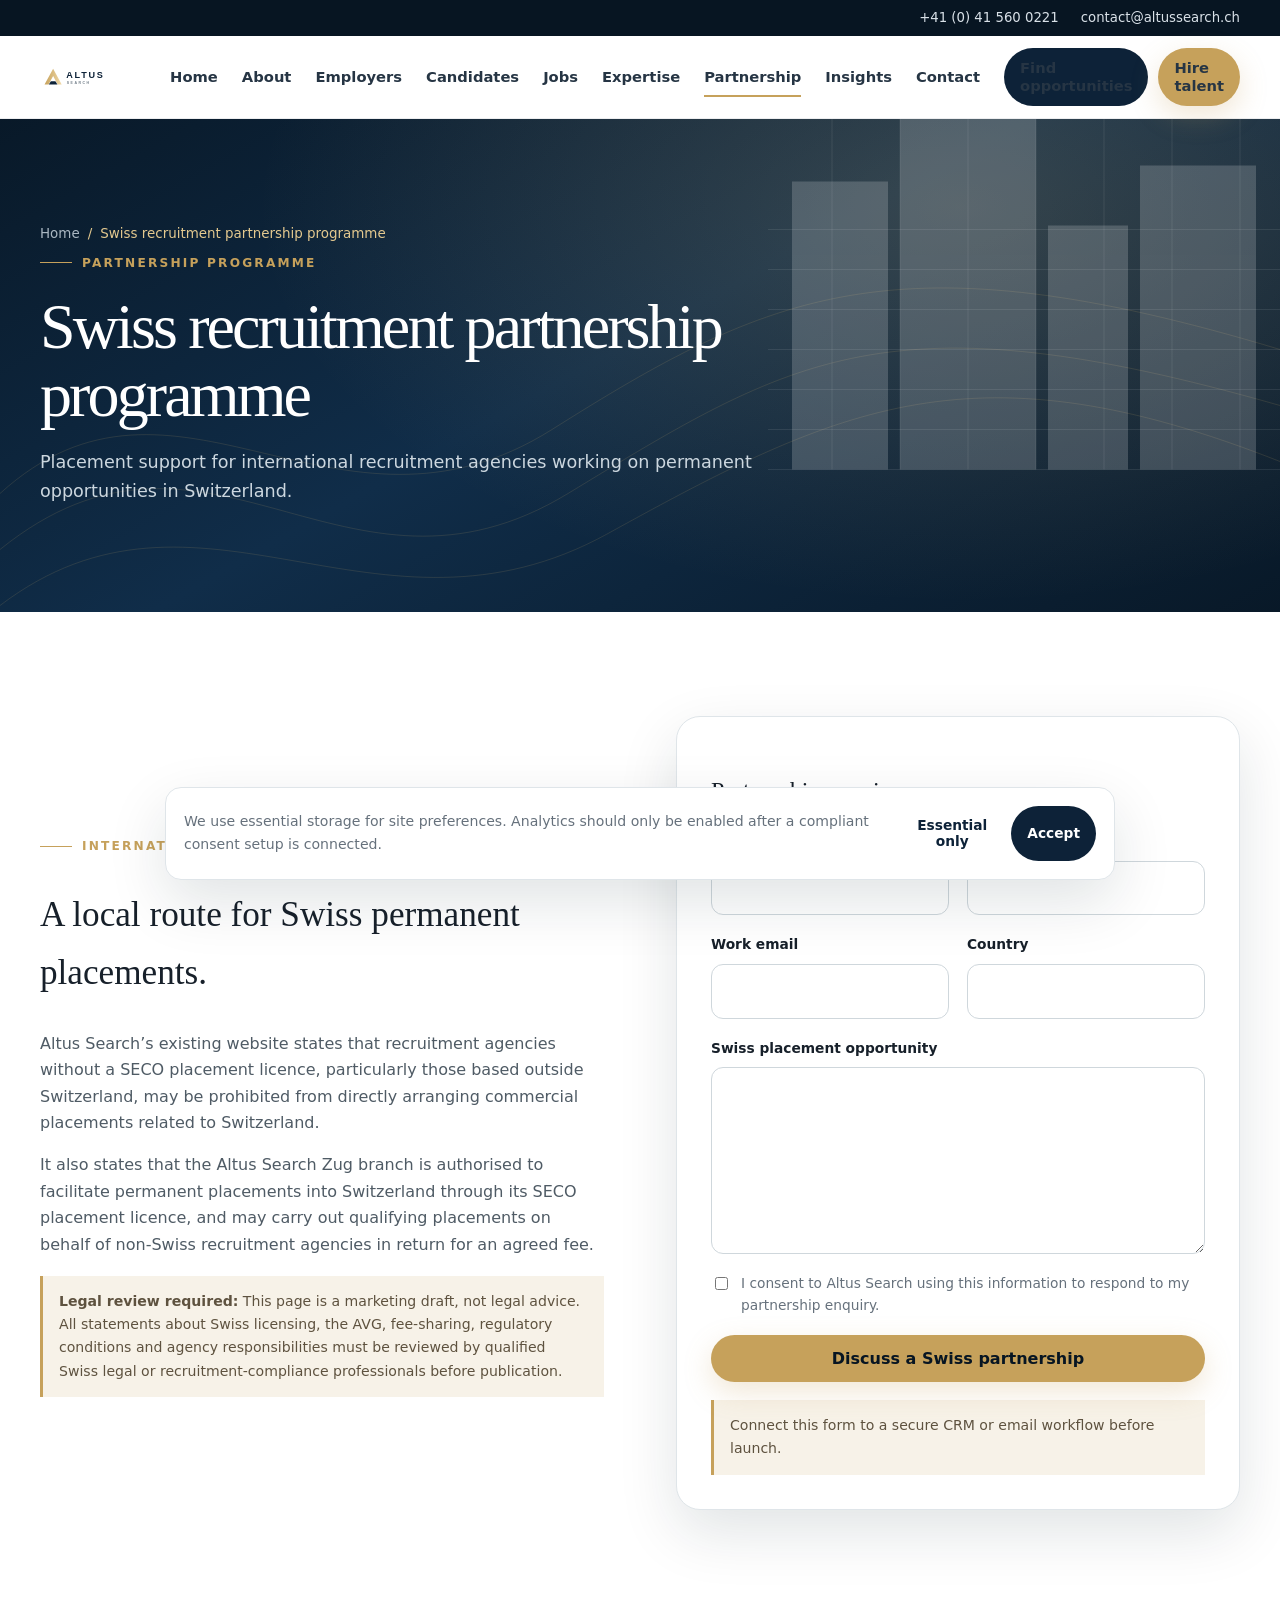
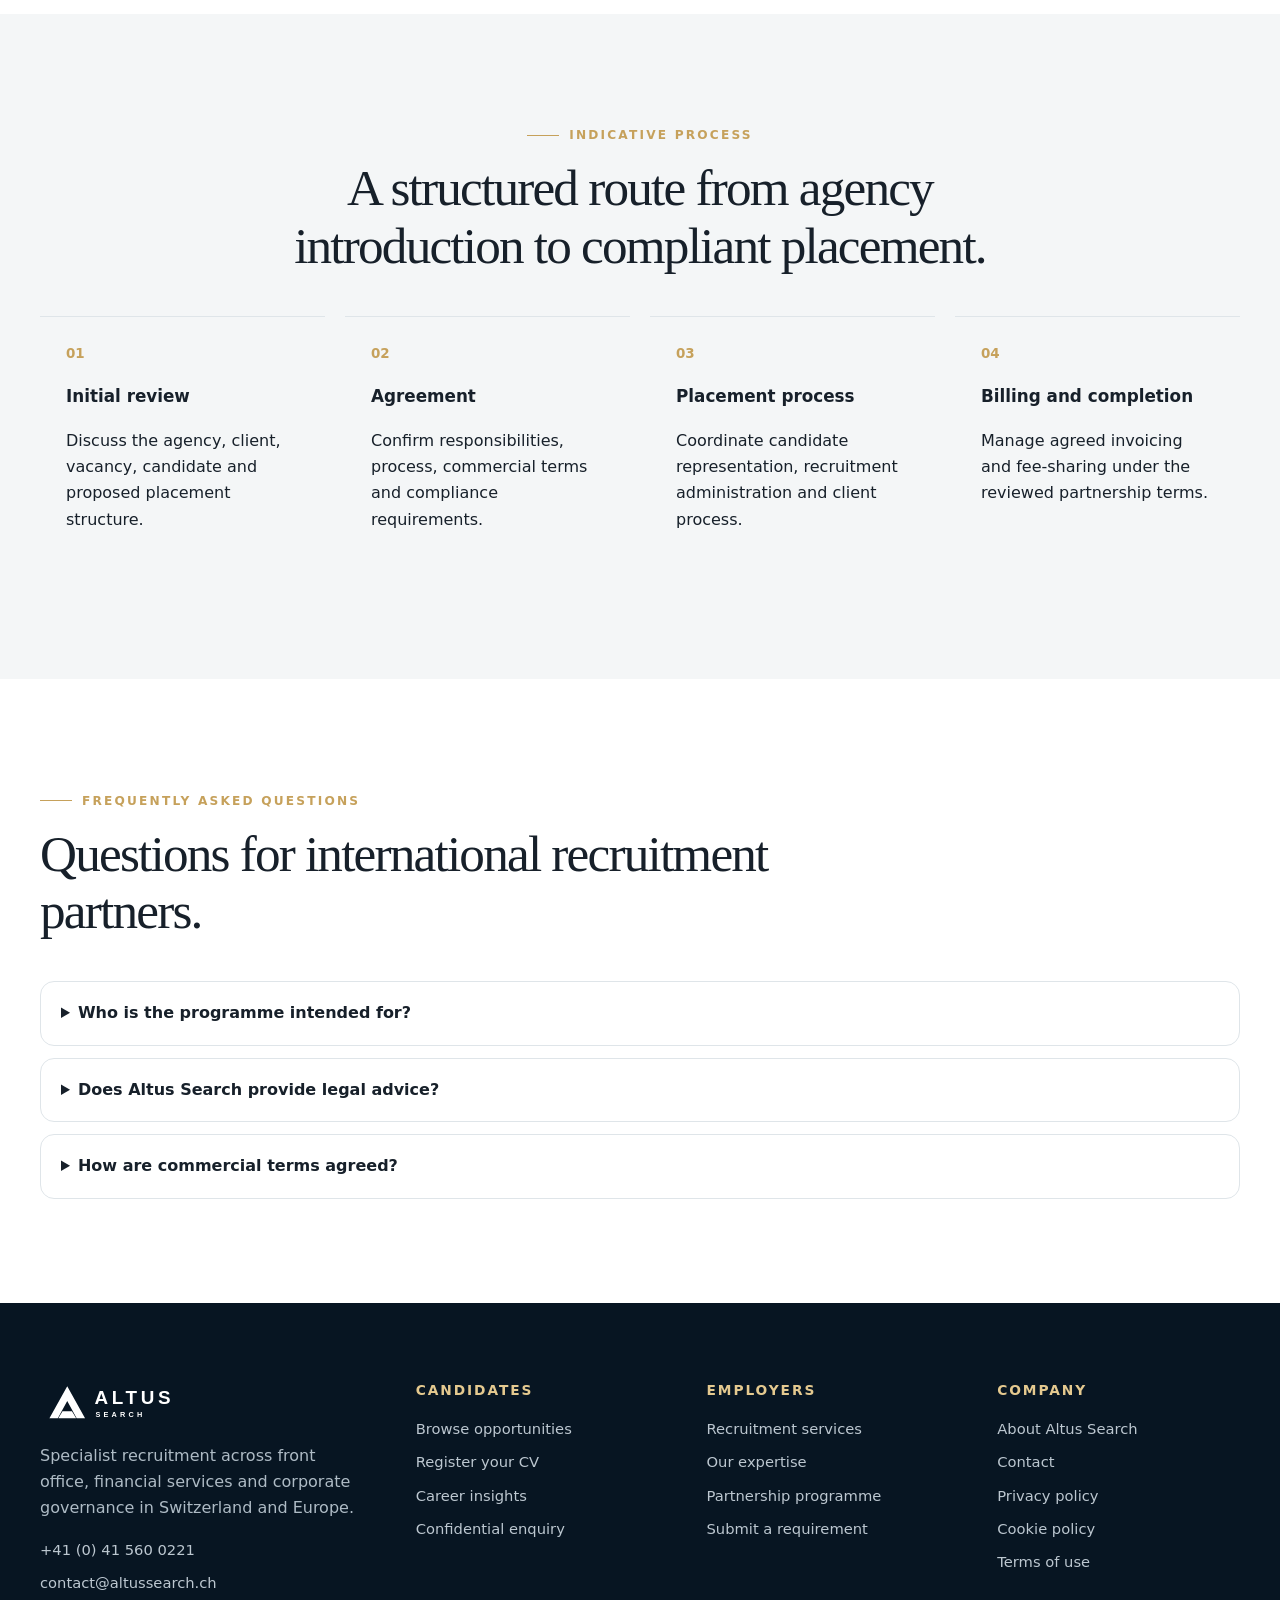
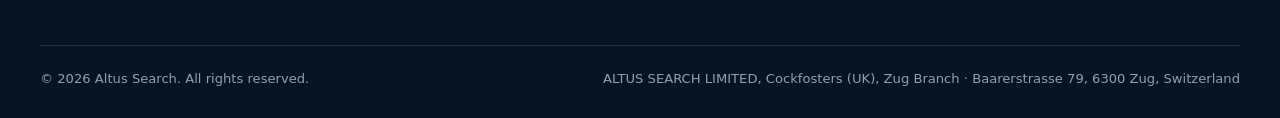
<file: partnership.html>
<!doctype html><html lang="en"><head><meta charset="utf-8"><meta name="viewport" content="width=device-width,initial-scale=1"><title>SECO Recruitment Partner Switzerland | Altus Search</title><meta name="description" content="Learn about Altus Search’s Swiss recruitment partnership programme for international agencies working on permanent placements in Switzerland."><link rel="canonical" href="https://altussearch.ch/partnership.html"><meta property="og:title" content="SECO Recruitment Partner Switzerland | Altus Search"><meta property="og:description" content="Learn about Altus Search’s Swiss recruitment partnership programme for international agencies working on permanent placements in Switzerland."><meta property="og:type" content="website"><meta property="og:url" content="https://altussearch.ch/partnership.html"><meta name="theme-color" content="#0d2238"><link rel="icon" href="assets/img/favicon.svg" type="image/svg+xml"><link rel="manifest" href="manifest.webmanifest"><link rel="stylesheet" href="assets/css/styles.css"><script type="application/ld+json">{"@context": "https://schema.org", "@type": "EmploymentAgency", "name": "Altus Search", "url": "https://altussearch.ch/", "telephone": "+41415600221", "email": "contact@altussearch.ch", "address": {"@type": "PostalAddress", "streetAddress": "Baarerstrasse 79", "postalCode": "6300", "addressLocality": "Zug", "addressCountry": "CH"}, "areaServed": ["Switzerland", "Europe"]}</script></head><body><a class="skip-link" href="#main">Skip to content</a>
<div class="topbar"><div class="container topbar-inner"><a href="tel:+41415600221">+41 (0) 41 560 0221</a><a href="mailto:contact@altussearch.ch">contact@altussearch.ch</a></div></div>
<header class="site-header"><div class="container header-inner"><a class="brand" href="index.html" aria-label="Altus Search home"><img src="assets/img/logo.svg" alt="Altus Search"></a><button class="mobile-toggle" aria-label="Open navigation" aria-expanded="false"><span></span><span></span><span></span></button><nav class="nav" aria-label="Primary navigation"><a href="index.html" data-page="index.html">Home</a><a href="about.html" data-page="about.html">About</a><a href="employers.html" data-page="employers.html">Employers</a><a href="candidates.html" data-page="candidates.html">Candidates</a><a href="jobs.html" data-page="jobs.html">Jobs</a><a href="expertise.html" data-page="expertise.html">Expertise</a><a href="partnership.html" data-page="partnership.html">Partnership</a><a href="insights.html" data-page="insights.html">Insights</a><a href="contact.html" data-page="contact.html">Contact</a><div class="nav-cta"><a class="btn btn-sm btn-dark" href="candidates.html">Find opportunities</a><a class="btn btn-sm btn-primary" href="employers.html">Hire talent</a></div></nav></div></header><main id="main"><section class="page-hero"><div class="container"><div class="breadcrumbs"><a href="index.html">Home</a><span>/</span><span>Swiss recruitment partnership programme</span></div><span class="eyebrow">Partnership programme</span><h1>Swiss recruitment partnership programme</h1><p>Placement support for international recruitment agencies working on permanent opportunities in Switzerland.</p></div></section><section class="section"><div class="container split"><div class="content-wrap"><span class="eyebrow">International agency support</span><h2>A local route for Swiss permanent placements.</h2><p>Altus Search’s existing website states that recruitment agencies without a SECO placement licence, particularly those based outside Switzerland, may be prohibited from directly arranging commercial placements related to Switzerland.</p><p>It also states that the Altus Search Zug branch is authorised to facilitate permanent placements into Switzerland through its SECO placement licence, and may carry out qualifying placements on behalf of non-Swiss recruitment agencies in return for an agreed fee.</p><div class="notice"><strong>Legal review required:</strong> This page is a marketing draft, not legal advice. All statements about Swiss licensing, the AVG, fee-sharing, regulatory conditions and agency responsibilities must be reviewed by qualified Swiss legal or recruitment-compliance professionals before publication.</div></div><div class="form-card"><h2 style="font-family:Georgia,serif;font-weight:500">Partnership enquiry</h2><form data-demo-form class="form-grid"><div class="field"><label for="pn">Name</label><input id="pn" required></div><div class="field"><label for="pa">Agency</label><input id="pa" required></div><div class="field"><label for="pe">Work email</label><input id="pe" type="email" required></div><div class="field"><label for="pc">Country</label><input id="pc"></div><div class="field span-2"><label for="pp">Swiss placement opportunity</label><textarea id="pp" rows="6" required></textarea></div><label class="checkbox span-2"><input type="checkbox" required><span>I consent to Altus Search using this information to respond to my partnership enquiry.</span></label><button class="btn btn-primary span-2">Discuss a Swiss partnership</button></form><div class="notice">Connect this form to a secure CRM or email workflow before launch.</div></div></div></section><section class="section section-soft"><div class="container"><div class="section-title center"><span class="eyebrow">Indicative process</span><h2>A structured route from agency introduction to compliant placement.</h2></div><div class="process"><div class="process-item"><h3>Initial review</h3><p>Discuss the agency, client, vacancy, candidate and proposed placement structure.</p></div><div class="process-item"><h3>Agreement</h3><p>Confirm responsibilities, process, commercial terms and compliance requirements.</p></div><div class="process-item"><h3>Placement process</h3><p>Coordinate candidate representation, recruitment administration and client process.</p></div><div class="process-item"><h3>Billing and completion</h3><p>Manage agreed invoicing and fee-sharing under the reviewed partnership terms.</p></div></div></div></section><section class="section"><div class="container"><div class="section-title"><span class="eyebrow">Frequently asked questions</span><h2>Questions for international recruitment partners.</h2></div><div class="accordion"><details><summary>Who is the programme intended for?</summary><p>International or non-Swiss recruitment agencies that identify permanent placement opportunities connected with Switzerland and require local licensed support.</p></details><details><summary>Does Altus Search provide legal advice?</summary><p>No. Agencies should obtain independent legal and regulatory advice regarding their circumstances.</p></details><details><summary>How are commercial terms agreed?</summary><p>Terms should be documented in a written agreement after the opportunity and responsibilities have been reviewed.</p></details></div></div></section></main><footer class="site-footer"><div class="container"><div class="footer-grid"><div class="footer-brand"><img src="assets/img/logo.svg" alt="Altus Search"><p>Specialist recruitment across front office, financial services and corporate governance in Switzerland and Europe.</p><div class="footer-links"><a href="tel:+41415600221">+41 (0) 41 560 0221</a><a href="mailto:contact@altussearch.ch">contact@altussearch.ch</a></div></div><div><div class="footer-title">Candidates</div><div class="footer-links"><a href="jobs.html">Browse opportunities</a><a href="candidates.html">Register your CV</a><a href="insights.html">Career insights</a><a href="contact.html?type=candidate">Confidential enquiry</a></div></div><div><div class="footer-title">Employers</div><div class="footer-links"><a href="employers.html">Recruitment services</a><a href="expertise.html">Our expertise</a><a href="partnership.html">Partnership programme</a><a href="contact.html?type=employer">Submit a requirement</a></div></div><div><div class="footer-title">Company</div><div class="footer-links"><a href="about.html">About Altus Search</a><a href="contact.html">Contact</a><a href="privacy.html">Privacy policy</a><a href="cookie-policy.html">Cookie policy</a><a href="terms.html">Terms of use</a></div></div></div><div class="footer-bottom"><span>© <span data-year></span> Altus Search. All rights reserved.</span><span>ALTUS SEARCH LIMITED, Cockfosters (UK), Zug Branch · Baarerstrasse 79, 6300 Zug, Switzerland</span></div></div></footer>
<div class="cookie-banner" role="dialog" aria-label="Cookie preferences"><p>We use essential storage for site preferences. Analytics should only be enabled after a compliant consent setup is connected.</p><div style="display:flex;gap:8px"><button class="btn btn-sm btn-light" data-cookie="essential">Essential only</button><button class="btn btn-sm btn-dark" data-cookie="accepted">Accept</button></div></div><div class="toast" role="status" aria-live="polite"></div><script src="assets/js/main.js" defer></script></body></html>
</file>
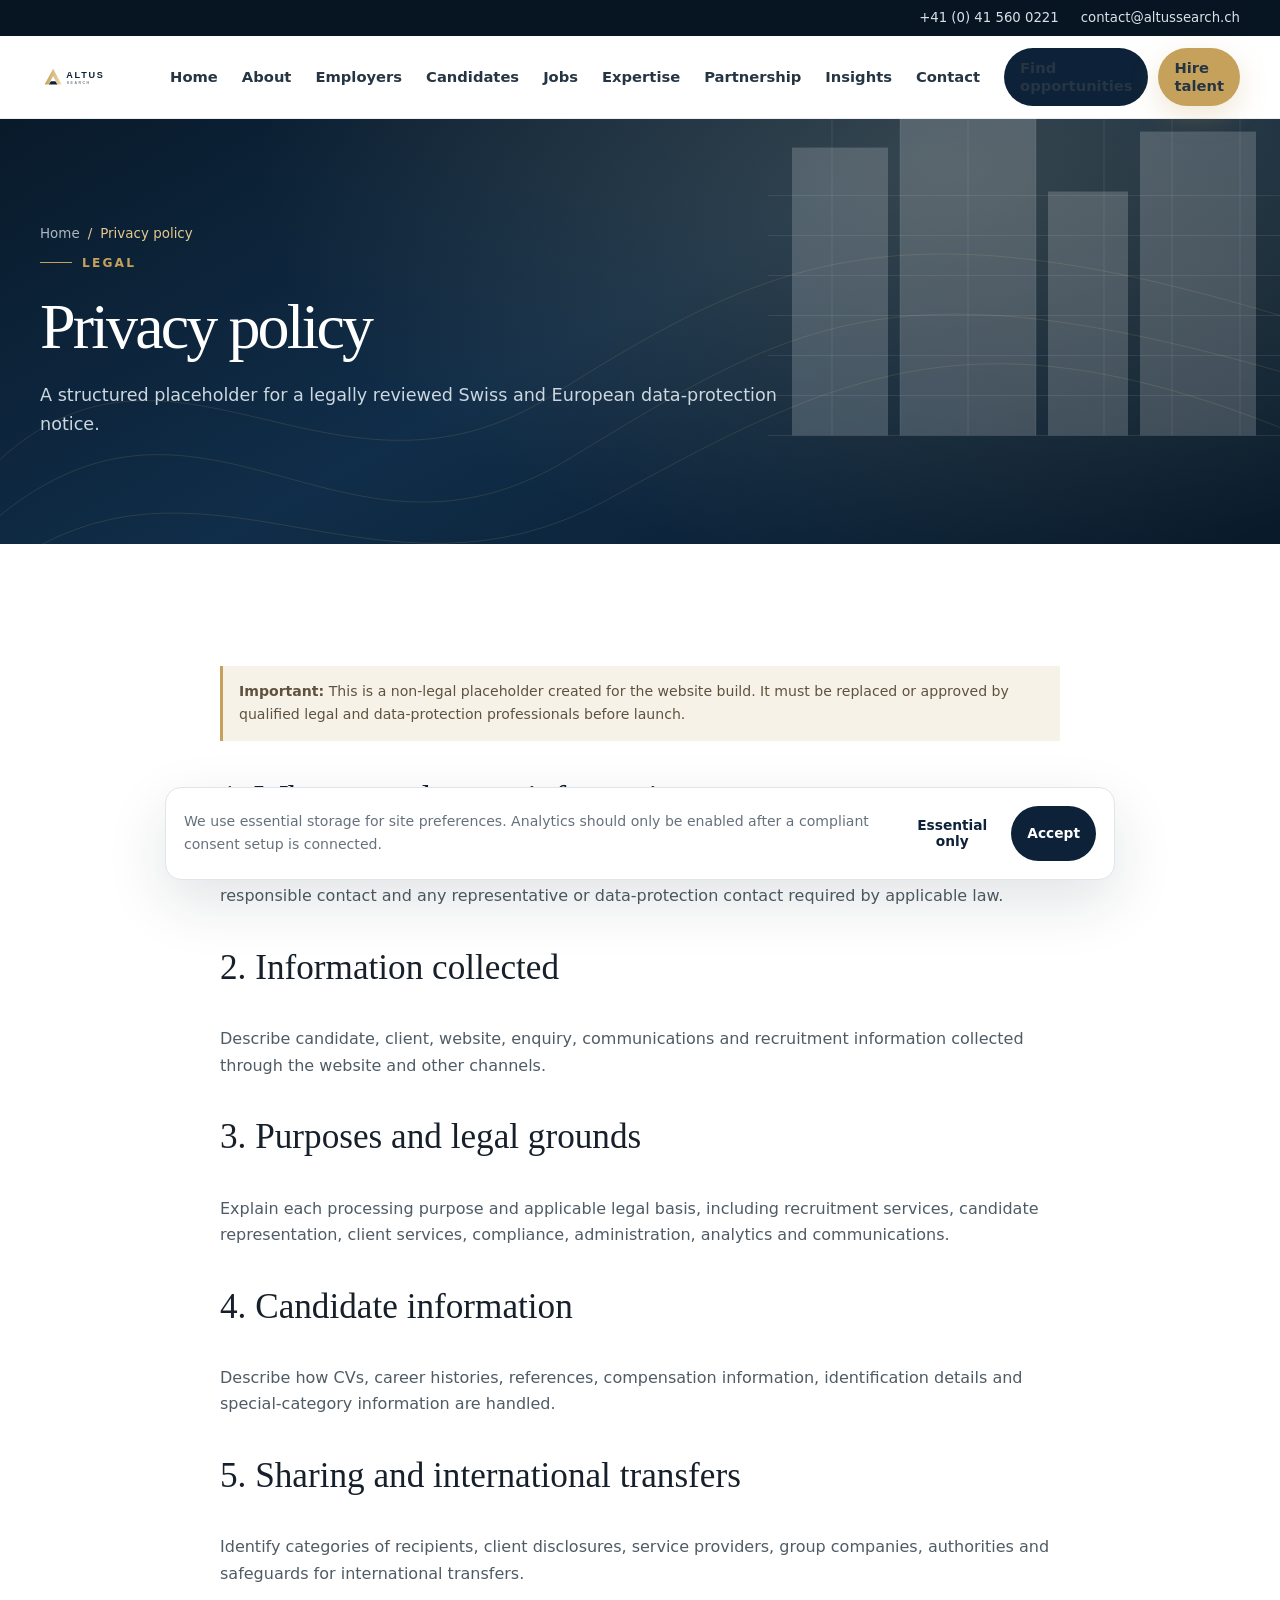
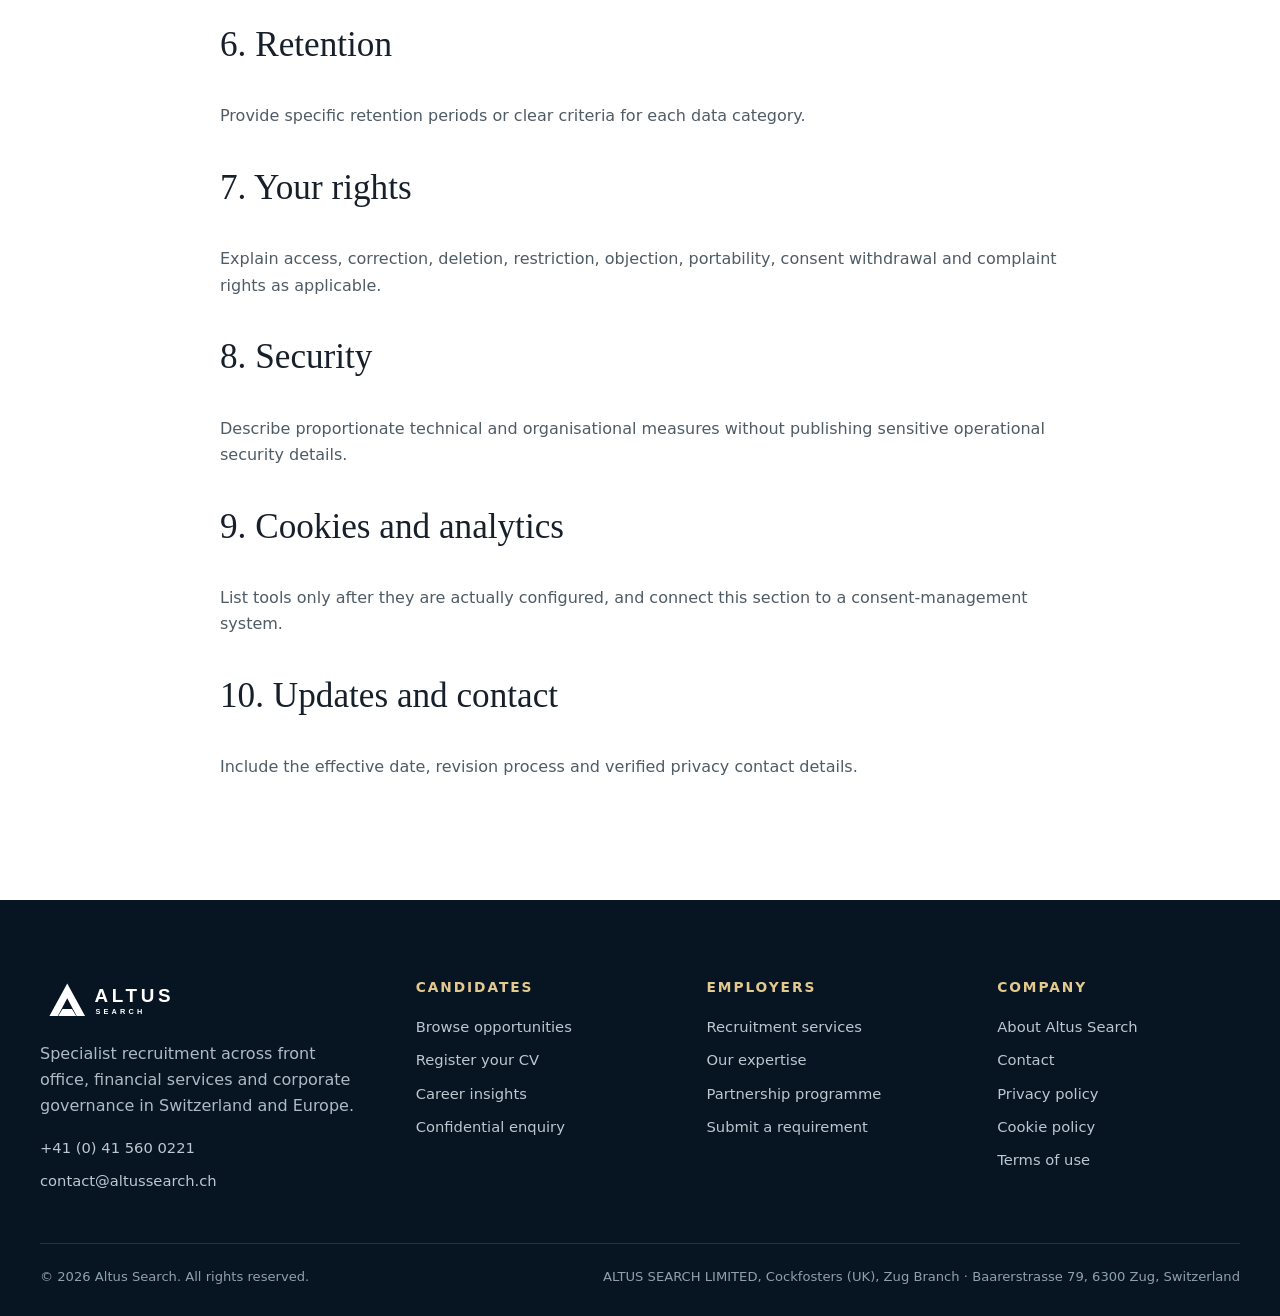
<file: privacy.html>
<!doctype html><html lang="en"><head><meta charset="utf-8"><meta name="viewport" content="width=device-width,initial-scale=1"><title>Privacy Policy | Altus Search</title><meta name="description" content="Privacy policy placeholder for Altus Search. Legal review and verified data-processing information are required before publication."><link rel="canonical" href="https://altussearch.ch/privacy.html"><meta property="og:title" content="Privacy Policy | Altus Search"><meta property="og:description" content="Privacy policy placeholder for Altus Search. Legal review and verified data-processing information are required before publication."><meta property="og:type" content="website"><meta property="og:url" content="https://altussearch.ch/privacy.html"><meta name="theme-color" content="#0d2238"><link rel="icon" href="assets/img/favicon.svg" type="image/svg+xml"><link rel="manifest" href="manifest.webmanifest"><link rel="stylesheet" href="assets/css/styles.css"><script type="application/ld+json">{"@context": "https://schema.org", "@type": "EmploymentAgency", "name": "Altus Search", "url": "https://altussearch.ch/", "telephone": "+41415600221", "email": "contact@altussearch.ch", "address": {"@type": "PostalAddress", "streetAddress": "Baarerstrasse 79", "postalCode": "6300", "addressLocality": "Zug", "addressCountry": "CH"}, "areaServed": ["Switzerland", "Europe"]}</script></head><body><a class="skip-link" href="#main">Skip to content</a>
<div class="topbar"><div class="container topbar-inner"><a href="tel:+41415600221">+41 (0) 41 560 0221</a><a href="mailto:contact@altussearch.ch">contact@altussearch.ch</a></div></div>
<header class="site-header"><div class="container header-inner"><a class="brand" href="index.html" aria-label="Altus Search home"><img src="assets/img/logo.svg" alt="Altus Search"></a><button class="mobile-toggle" aria-label="Open navigation" aria-expanded="false"><span></span><span></span><span></span></button><nav class="nav" aria-label="Primary navigation"><a href="index.html" data-page="index.html">Home</a><a href="about.html" data-page="about.html">About</a><a href="employers.html" data-page="employers.html">Employers</a><a href="candidates.html" data-page="candidates.html">Candidates</a><a href="jobs.html" data-page="jobs.html">Jobs</a><a href="expertise.html" data-page="expertise.html">Expertise</a><a href="partnership.html" data-page="partnership.html">Partnership</a><a href="insights.html" data-page="insights.html">Insights</a><a href="contact.html" data-page="contact.html">Contact</a><div class="nav-cta"><a class="btn btn-sm btn-dark" href="candidates.html">Find opportunities</a><a class="btn btn-sm btn-primary" href="employers.html">Hire talent</a></div></nav></div></header><main id="main"><section class="page-hero"><div class="container"><div class="breadcrumbs"><a href="index.html">Home</a><span>/</span><span>Privacy policy</span></div><span class="eyebrow">Legal</span><h1>Privacy policy</h1><p>A structured placeholder for a legally reviewed Swiss and European data-protection notice.</p></div></section><section class="section"><div class="container content-wrap"><div class="notice"><strong>Important:</strong> This is a non-legal placeholder created for the website build. It must be replaced or approved by qualified legal and data-protection professionals before launch.</div><h2>1. Who controls your information</h2><p>Insert the complete and verified legal identity, registered addresses, commercial register details, responsible contact and any representative or data-protection contact required by applicable law.</p><h2>2. Information collected</h2><p>Describe candidate, client, website, enquiry, communications and recruitment information collected through the website and other channels.</p><h2>3. Purposes and legal grounds</h2><p>Explain each processing purpose and applicable legal basis, including recruitment services, candidate representation, client services, compliance, administration, analytics and communications.</p><h2>4. Candidate information</h2><p>Describe how CVs, career histories, references, compensation information, identification details and special-category information are handled.</p><h2>5. Sharing and international transfers</h2><p>Identify categories of recipients, client disclosures, service providers, group companies, authorities and safeguards for international transfers.</p><h2>6. Retention</h2><p>Provide specific retention periods or clear criteria for each data category.</p><h2>7. Your rights</h2><p>Explain access, correction, deletion, restriction, objection, portability, consent withdrawal and complaint rights as applicable.</p><h2>8. Security</h2><p>Describe proportionate technical and organisational measures without publishing sensitive operational security details.</p><h2>9. Cookies and analytics</h2><p>List tools only after they are actually configured, and connect this section to a consent-management system.</p><h2>10. Updates and contact</h2><p>Include the effective date, revision process and verified privacy contact details.</p></div></section></main><footer class="site-footer"><div class="container"><div class="footer-grid"><div class="footer-brand"><img src="assets/img/logo.svg" alt="Altus Search"><p>Specialist recruitment across front office, financial services and corporate governance in Switzerland and Europe.</p><div class="footer-links"><a href="tel:+41415600221">+41 (0) 41 560 0221</a><a href="mailto:contact@altussearch.ch">contact@altussearch.ch</a></div></div><div><div class="footer-title">Candidates</div><div class="footer-links"><a href="jobs.html">Browse opportunities</a><a href="candidates.html">Register your CV</a><a href="insights.html">Career insights</a><a href="contact.html?type=candidate">Confidential enquiry</a></div></div><div><div class="footer-title">Employers</div><div class="footer-links"><a href="employers.html">Recruitment services</a><a href="expertise.html">Our expertise</a><a href="partnership.html">Partnership programme</a><a href="contact.html?type=employer">Submit a requirement</a></div></div><div><div class="footer-title">Company</div><div class="footer-links"><a href="about.html">About Altus Search</a><a href="contact.html">Contact</a><a href="privacy.html">Privacy policy</a><a href="cookie-policy.html">Cookie policy</a><a href="terms.html">Terms of use</a></div></div></div><div class="footer-bottom"><span>© <span data-year></span> Altus Search. All rights reserved.</span><span>ALTUS SEARCH LIMITED, Cockfosters (UK), Zug Branch · Baarerstrasse 79, 6300 Zug, Switzerland</span></div></div></footer>
<div class="cookie-banner" role="dialog" aria-label="Cookie preferences"><p>We use essential storage for site preferences. Analytics should only be enabled after a compliant consent setup is connected.</p><div style="display:flex;gap:8px"><button class="btn btn-sm btn-light" data-cookie="essential">Essential only</button><button class="btn btn-sm btn-dark" data-cookie="accepted">Accept</button></div></div><div class="toast" role="status" aria-live="polite"></div><script src="assets/js/main.js" defer></script></body></html>
</file>
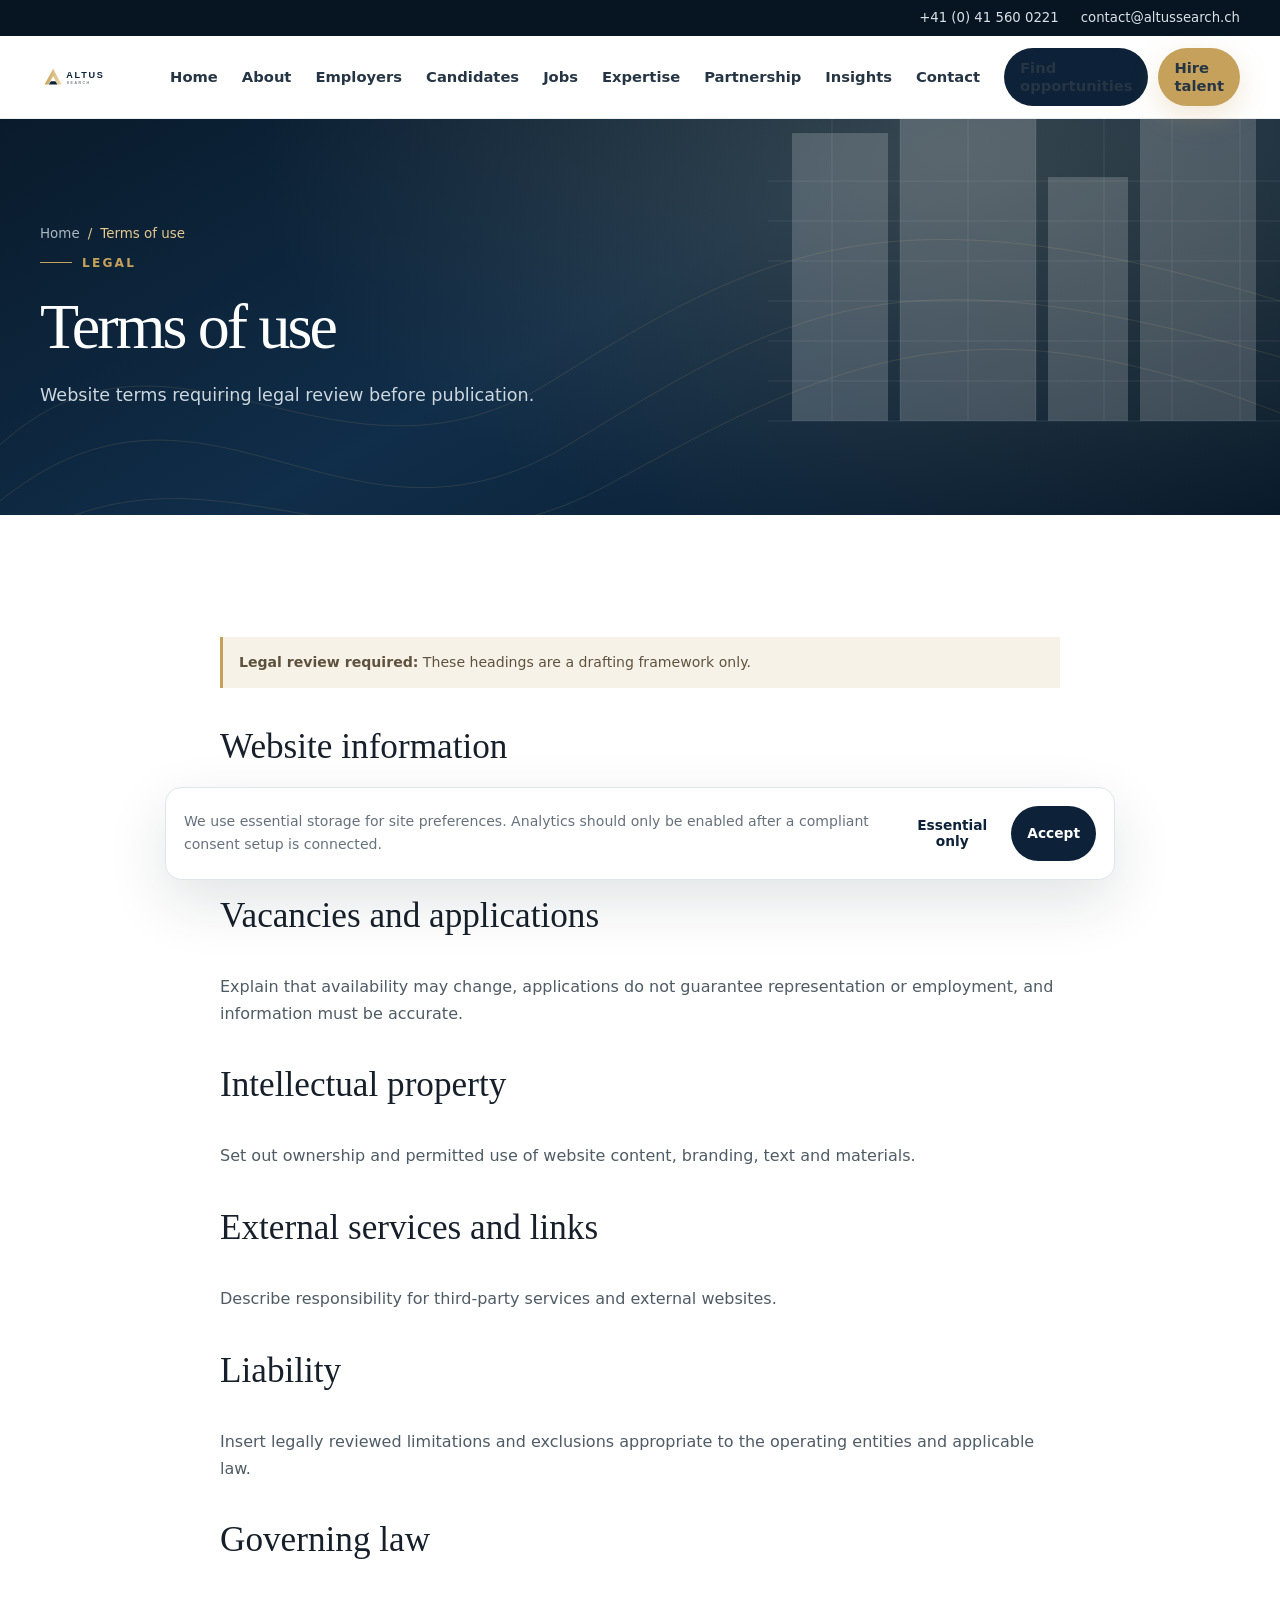
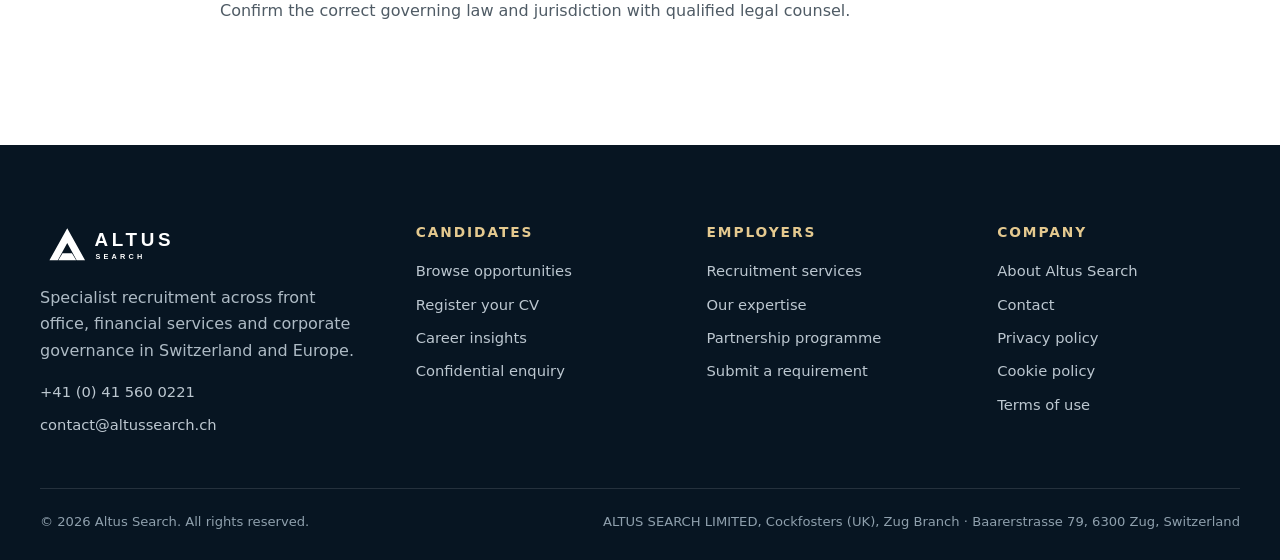
<file: terms.html>
<!doctype html><html lang="en"><head><meta charset="utf-8"><meta name="viewport" content="width=device-width,initial-scale=1"><title>Terms of Use | Altus Search</title><meta name="description" content="Website terms-of-use framework for Altus Search. Legal review is required before publication."><link rel="canonical" href="https://altussearch.ch/terms.html"><meta property="og:title" content="Terms of Use | Altus Search"><meta property="og:description" content="Website terms-of-use framework for Altus Search. Legal review is required before publication."><meta property="og:type" content="website"><meta property="og:url" content="https://altussearch.ch/terms.html"><meta name="theme-color" content="#0d2238"><link rel="icon" href="assets/img/favicon.svg" type="image/svg+xml"><link rel="manifest" href="manifest.webmanifest"><link rel="stylesheet" href="assets/css/styles.css"><script type="application/ld+json">{"@context": "https://schema.org", "@type": "EmploymentAgency", "name": "Altus Search", "url": "https://altussearch.ch/", "telephone": "+41415600221", "email": "contact@altussearch.ch", "address": {"@type": "PostalAddress", "streetAddress": "Baarerstrasse 79", "postalCode": "6300", "addressLocality": "Zug", "addressCountry": "CH"}, "areaServed": ["Switzerland", "Europe"]}</script></head><body><a class="skip-link" href="#main">Skip to content</a>
<div class="topbar"><div class="container topbar-inner"><a href="tel:+41415600221">+41 (0) 41 560 0221</a><a href="mailto:contact@altussearch.ch">contact@altussearch.ch</a></div></div>
<header class="site-header"><div class="container header-inner"><a class="brand" href="index.html" aria-label="Altus Search home"><img src="assets/img/logo.svg" alt="Altus Search"></a><button class="mobile-toggle" aria-label="Open navigation" aria-expanded="false"><span></span><span></span><span></span></button><nav class="nav" aria-label="Primary navigation"><a href="index.html" data-page="index.html">Home</a><a href="about.html" data-page="about.html">About</a><a href="employers.html" data-page="employers.html">Employers</a><a href="candidates.html" data-page="candidates.html">Candidates</a><a href="jobs.html" data-page="jobs.html">Jobs</a><a href="expertise.html" data-page="expertise.html">Expertise</a><a href="partnership.html" data-page="partnership.html">Partnership</a><a href="insights.html" data-page="insights.html">Insights</a><a href="contact.html" data-page="contact.html">Contact</a><div class="nav-cta"><a class="btn btn-sm btn-dark" href="candidates.html">Find opportunities</a><a class="btn btn-sm btn-primary" href="employers.html">Hire talent</a></div></nav></div></header><main id="main"><section class="page-hero"><div class="container"><div class="breadcrumbs"><a href="index.html">Home</a><span>/</span><span>Terms of use</span></div><span class="eyebrow">Legal</span><h1>Terms of use</h1><p>Website terms requiring legal review before publication.</p></div></section><section class="section"><div class="container content-wrap"><div class="notice"><strong>Legal review required:</strong> These headings are a drafting framework only.</div><h2>Website information</h2><p>Define the informational purpose of the website and explain that content does not constitute legal, financial, employment or immigration advice.</p><h2>Vacancies and applications</h2><p>Explain that availability may change, applications do not guarantee representation or employment, and information must be accurate.</p><h2>Intellectual property</h2><p>Set out ownership and permitted use of website content, branding, text and materials.</p><h2>External services and links</h2><p>Describe responsibility for third-party services and external websites.</p><h2>Liability</h2><p>Insert legally reviewed limitations and exclusions appropriate to the operating entities and applicable law.</p><h2>Governing law</h2><p>Confirm the correct governing law and jurisdiction with qualified legal counsel.</p></div></section></main><footer class="site-footer"><div class="container"><div class="footer-grid"><div class="footer-brand"><img src="assets/img/logo.svg" alt="Altus Search"><p>Specialist recruitment across front office, financial services and corporate governance in Switzerland and Europe.</p><div class="footer-links"><a href="tel:+41415600221">+41 (0) 41 560 0221</a><a href="mailto:contact@altussearch.ch">contact@altussearch.ch</a></div></div><div><div class="footer-title">Candidates</div><div class="footer-links"><a href="jobs.html">Browse opportunities</a><a href="candidates.html">Register your CV</a><a href="insights.html">Career insights</a><a href="contact.html?type=candidate">Confidential enquiry</a></div></div><div><div class="footer-title">Employers</div><div class="footer-links"><a href="employers.html">Recruitment services</a><a href="expertise.html">Our expertise</a><a href="partnership.html">Partnership programme</a><a href="contact.html?type=employer">Submit a requirement</a></div></div><div><div class="footer-title">Company</div><div class="footer-links"><a href="about.html">About Altus Search</a><a href="contact.html">Contact</a><a href="privacy.html">Privacy policy</a><a href="cookie-policy.html">Cookie policy</a><a href="terms.html">Terms of use</a></div></div></div><div class="footer-bottom"><span>© <span data-year></span> Altus Search. All rights reserved.</span><span>ALTUS SEARCH LIMITED, Cockfosters (UK), Zug Branch · Baarerstrasse 79, 6300 Zug, Switzerland</span></div></div></footer>
<div class="cookie-banner" role="dialog" aria-label="Cookie preferences"><p>We use essential storage for site preferences. Analytics should only be enabled after a compliant consent setup is connected.</p><div style="display:flex;gap:8px"><button class="btn btn-sm btn-light" data-cookie="essential">Essential only</button><button class="btn btn-sm btn-dark" data-cookie="accepted">Accept</button></div></div><div class="toast" role="status" aria-live="polite"></div><script src="assets/js/main.js" defer></script></body></html>
</file>
<file: assets/css/styles.css>
:root{
  --navy:#0d2238;--navy-2:#071522;--blue:#153a5d;--gold:#c6a15b;--gold-2:#e4c98f;
  --ink:#17202a;--muted:#66717c;--line:#dfe5e9;--soft:#f4f6f7;--white:#fff;
  --radius:18px;--shadow:0 22px 60px rgba(11,29,45,.12);--max:1200px;
}
*{box-sizing:border-box}html{scroll-behavior:smooth}body{margin:0;font-family:Inter,ui-sans-serif,system-ui,-apple-system,BlinkMacSystemFont,"Segoe UI",sans-serif;color:var(--ink);background:#fff;line-height:1.65}img{max-width:100%;display:block}a{color:inherit;text-decoration:none}button,input,select,textarea{font:inherit}button{cursor:pointer}.container{width:min(var(--max),calc(100% - 40px));margin-inline:auto}.skip-link{position:fixed;left:16px;top:-80px;background:#fff;padding:12px 18px;z-index:9999;border-radius:10px}.skip-link:focus{top:16px}.topbar{background:var(--navy-2);color:#d9e1e8;font-size:.83rem}.topbar-inner{display:flex;justify-content:flex-end;gap:22px;align-items:center;min-height:36px}.topbar a:hover{color:#fff}.site-header{position:sticky;top:0;z-index:1000;background:rgba(255,255,255,.96);backdrop-filter:blur(16px);border-bottom:1px solid rgba(13,34,56,.08)}.header-inner{min-height:82px;display:flex;align-items:center;justify-content:space-between;gap:24px}.brand img{width:226px;height:auto}.nav{display:flex;align-items:center;gap:24px}.nav a{font-size:.92rem;font-weight:650;color:#263544;position:relative}.nav a:not(.btn):after{content:"";position:absolute;left:0;right:100%;bottom:-8px;height:2px;background:var(--gold);transition:.25s}.nav a:hover:after,.nav a.active:after{right:0}.nav-cta{display:flex;gap:10px}.mobile-toggle{display:none;border:0;background:none;width:46px;height:46px;border-radius:12px}.mobile-toggle span{display:block;width:24px;height:2px;background:var(--navy);margin:5px auto}.btn{display:inline-flex;align-items:center;justify-content:center;gap:8px;border-radius:999px;padding:13px 20px;font-weight:750;border:1px solid transparent;transition:.25s;line-height:1.2}.btn:hover{transform:translateY(-2px)}.btn-primary{background:var(--gold);color:var(--navy-2);box-shadow:0 10px 28px rgba(198,161,91,.25)}.btn-primary:hover{background:var(--gold-2)}.btn-dark{background:var(--navy);color:#fff}.btn-dark:hover{background:#173b5c}.btn-outline{border-color:rgba(255,255,255,.6);color:#fff;background:transparent}.btn-outline:hover{background:#fff;color:var(--navy)}.btn-light{background:#fff;color:var(--navy)}.btn-sm{padding:10px 15px;font-size:.86rem}.hero{background:var(--navy-2) url('../img/hero-lines.svg') center/cover no-repeat;color:#fff;min-height:680px;display:grid;align-items:center;position:relative;overflow:hidden}.hero:after{content:"";position:absolute;inset:auto -100px -260px auto;width:600px;height:600px;border:1px solid rgba(255,255,255,.12);border-radius:50%}.hero-grid{display:grid;grid-template-columns:1.18fr .82fr;gap:64px;align-items:center;padding:96px 0}.eyebrow{display:inline-flex;align-items:center;gap:10px;text-transform:uppercase;letter-spacing:.18em;font-size:.76rem;font-weight:800;color:var(--gold)}.eyebrow:before{content:"";width:32px;height:1px;background:currentColor}.hero h1,.page-hero h1{font-family:Georgia,"Times New Roman",serif;font-weight:500;line-height:1.06;margin:20px 0;font-size:clamp(3rem,6vw,5.6rem);letter-spacing:-.045em}.hero p{font-size:1.17rem;max-width:720px;color:#d5dfe7}.hero-actions{display:flex;flex-wrap:wrap;gap:14px;margin-top:32px}.trust-line{margin-top:28px;color:#aebbc7;font-size:.88rem;letter-spacing:.08em;text-transform:uppercase}.hero-panel{background:rgba(255,255,255,.08);border:1px solid rgba(255,255,255,.18);border-radius:26px;padding:28px;backdrop-filter:blur(12px);box-shadow:0 40px 100px rgba(0,0,0,.24)}.hero-panel h3{font-size:1.05rem;margin:0 0 18px}.hero-metrics{display:grid;grid-template-columns:1fr 1fr;gap:12px}.metric{padding:18px;border-radius:16px;background:rgba(255,255,255,.08)}.metric strong{display:block;color:#fff;font-size:1.1rem}.metric span{font-size:.82rem;color:#bdcad5}.hero-note{margin-top:16px;padding-top:16px;border-top:1px solid rgba(255,255,255,.14);font-size:.87rem;color:#becbd5}.trustbar{border-bottom:1px solid var(--line);background:#fff}.trust-grid{display:grid;grid-template-columns:repeat(5,1fr);min-height:110px;align-items:center}.trust-item{text-align:center;padding:18px;border-right:1px solid var(--line);font-size:.84rem;font-weight:750;color:#44515c}.trust-item:last-child{border-right:0}.section{padding:104px 0}.section-sm{padding:72px 0}.section-soft{background:var(--soft)}.section-dark{background:var(--navy);color:#fff}.section-title{max-width:790px;margin-bottom:42px}.section-title.center{text-align:center;margin-inline:auto}.section-title h2{font-family:Georgia,"Times New Roman",serif;font-size:clamp(2.25rem,4vw,3.8rem);line-height:1.12;margin:14px 0 18px;letter-spacing:-.035em;font-weight:500}.section-title p{color:var(--muted);font-size:1.06rem}.section-dark .section-title p{color:#c1ccd6}.grid-2{display:grid;grid-template-columns:1fr 1fr;gap:40px}.grid-3{display:grid;grid-template-columns:repeat(3,1fr);gap:24px}.grid-4{display:grid;grid-template-columns:repeat(4,1fr);gap:20px}.card{background:#fff;border:1px solid var(--line);border-radius:var(--radius);padding:28px;transition:.25s;position:relative;overflow:hidden}.card:hover{transform:translateY(-6px);box-shadow:var(--shadow);border-color:transparent}.card-icon{width:48px;height:48px;border-radius:14px;background:#f2eadb;color:var(--navy);display:grid;place-items:center;font-weight:900;margin-bottom:20px}.card h3{margin:0 0 10px;font-size:1.16rem}.card p{margin:0;color:var(--muted)}.card-link{display:inline-flex;align-items:center;gap:8px;margin-top:18px;font-weight:800;color:var(--navy)}.card-link:after{content:"→";transition:.2s}.card:hover .card-link:after{transform:translateX(4px)}.job-toolbar{display:grid;grid-template-columns:2fr repeat(3,1fr);gap:12px;margin-bottom:28px}.field{display:grid;gap:8px}.field label{font-weight:750;font-size:.86rem}.field input,.field select,.field textarea{width:100%;border:1px solid #cfd7dc;border-radius:12px;padding:13px 14px;background:#fff;color:var(--ink);outline:none}.field input:focus,.field select:focus,.field textarea:focus{border-color:var(--gold);box-shadow:0 0 0 4px rgba(198,161,91,.12)}.job-grid{display:grid;grid-template-columns:repeat(3,1fr);gap:22px}.job-card{background:#fff;border:1px solid var(--line);border-radius:18px;padding:26px;display:flex;flex-direction:column;min-height:270px}.job-card:hover{box-shadow:var(--shadow);transform:translateY(-4px)}.job-meta{display:flex;flex-wrap:wrap;gap:8px;margin-bottom:18px}.tag{font-size:.75rem;font-weight:800;border-radius:999px;padding:6px 9px;background:#edf1f4;color:#52616e}.tag.gold{background:#f4ead8;color:#705628}.job-card h3{margin:0 0 10px;font-size:1.22rem}.job-card p{color:var(--muted);margin:0}.job-card .job-footer{margin-top:auto;padding-top:20px;display:flex;align-items:center;justify-content:space-between;font-size:.86rem}.job-card .job-footer a{font-weight:850;color:var(--navy)}.split{display:grid;grid-template-columns:1fr 1fr;gap:72px;align-items:center}.visual-panel{min-height:530px;border-radius:26px;background:linear-gradient(145deg,#0c2136,#173f63);position:relative;overflow:hidden;box-shadow:var(--shadow)}.visual-panel:before{content:"";position:absolute;width:380px;height:380px;border-radius:50%;border:1px solid rgba(255,255,255,.18);right:-120px;top:-90px}.visual-panel:after{content:"";position:absolute;inset:42px;border:1px solid rgba(255,255,255,.17);border-radius:20px}.visual-copy{position:absolute;inset:auto 42px 42px;color:#fff;z-index:2}.visual-copy strong{font-family:Georgia,serif;font-size:2rem;font-weight:500}.visual-copy p{color:#c8d3dc}.feature-list{display:grid;gap:16px;margin:26px 0}.feature{display:grid;grid-template-columns:38px 1fr;gap:14px}.feature-mark{width:34px;height:34px;border-radius:50%;display:grid;place-items:center;background:#f2eadb;color:#6e5426;font-weight:900}.feature h4{margin:0 0 3px}.feature p{margin:0;color:var(--muted)}.dual-cta{display:grid;grid-template-columns:1fr 1fr;border-radius:26px;overflow:hidden}.dual-side{padding:56px;background:var(--navy);color:#fff}.dual-side:nth-child(2){background:#e7d1a7;color:var(--navy-2)}.dual-side h3{font-family:Georgia,serif;font-size:2.1rem;font-weight:500;margin:0 0 12px}.dual-side p{margin:0 0 24px;opacity:.82}.stats{display:grid;grid-template-columns:repeat(4,1fr);gap:1px;background:rgba(255,255,255,.18);border:1px solid rgba(255,255,255,.18)}.stat{padding:34px;background:var(--navy)}.stat strong{display:block;font-family:Georgia,serif;font-size:2.4rem;color:var(--gold-2)}.stat span{color:#c3ced7;font-size:.86rem}.quote{font-family:Georgia,serif;font-size:1.35rem;line-height:1.6}.quote-author{margin-top:20px;font-size:.9rem;color:var(--muted)}.page-hero{background:var(--navy-2) url('../img/hero-lines.svg') center/cover;color:#fff;padding:104px 0 88px}.page-hero h1{font-size:clamp(3rem,5vw,4.8rem);max-width:900px}.page-hero p{max-width:760px;color:#ccd7df;font-size:1.1rem}.breadcrumbs{display:flex;gap:8px;color:#aab7c2;font-size:.84rem}.breadcrumbs span{color:var(--gold-2)}.content-wrap{max-width:840px}.content-wrap h2{font-family:Georgia,serif;font-size:2.2rem;font-weight:500}.content-wrap h3{margin-top:32px}.content-wrap p,.content-wrap li{color:#4f5b65}.form-card{background:#fff;border:1px solid var(--line);border-radius:24px;padding:34px;box-shadow:var(--shadow)}.form-grid{display:grid;grid-template-columns:1fr 1fr;gap:18px}.span-2{grid-column:span 2}.checkbox{display:flex;gap:10px;align-items:flex-start;font-size:.86rem;color:var(--muted)}.checkbox input{margin-top:5px}.notice{padding:14px 16px;border-left:3px solid var(--gold);background:#f7f2e8;color:#5e523f;font-size:.88rem;margin-top:18px}.process{counter-reset:step;display:grid;grid-template-columns:repeat(4,1fr);gap:20px}.process-item{padding:26px;border-top:1px solid var(--line)}.process-item:before{counter-increment:step;content:"0" counter(step);display:block;color:var(--gold);font-size:.84rem;font-weight:900;margin-bottom:18px}.process-item h3{font-size:1.05rem}.accordion{display:grid;gap:12px}.accordion details{border:1px solid var(--line);border-radius:14px;background:#fff;padding:18px 20px}.accordion summary{font-weight:800;cursor:pointer}.accordion p{color:var(--muted)}.insight-card{padding:0;overflow:hidden}.insight-art{height:180px;background:linear-gradient(145deg,#0d2238,#2d5679);position:relative}.insight-art:before{content:"";position:absolute;width:170px;height:170px;border:1px solid rgba(255,255,255,.24);border-radius:50%;right:-30px;top:-50px}.insight-body{padding:24px}.insight-body small{color:#94733d;font-weight:800;text-transform:uppercase;letter-spacing:.12em}.contact-info{display:grid;gap:16px}.contact-item{padding:20px;border:1px solid var(--line);border-radius:14px}.contact-item strong{display:block}.contact-item span,.contact-item a{color:var(--muted)}.map-placeholder{min-height:360px;border-radius:24px;background:linear-gradient(135deg,#dfe6eb,#f5f7f8);display:grid;place-items:center;text-align:center;padding:40px;color:#53616c;border:1px solid var(--line)}.site-footer{background:#071522;color:#d8e0e6;padding:76px 0 28px}.footer-grid{display:grid;grid-template-columns:1.35fr repeat(3,1fr);gap:48px}.footer-brand img{width:220px;filter:brightness(0) invert(1)}.footer-brand p{color:#aebbc5;max-width:360px}.footer-title{font-size:.86rem;text-transform:uppercase;letter-spacing:.14em;color:var(--gold-2);font-weight:900;margin-bottom:16px}.footer-links{display:grid;gap:9px}.footer-links a{color:#bcc7d0;font-size:.92rem}.footer-links a:hover{color:#fff}.footer-bottom{border-top:1px solid rgba(255,255,255,.12);margin-top:50px;padding-top:22px;display:flex;justify-content:space-between;gap:20px;color:#8fa0ad;font-size:.82rem}.cookie-banner{position:fixed;left:20px;right:20px;bottom:20px;background:#fff;border:1px solid var(--line);box-shadow:var(--shadow);border-radius:16px;padding:18px;z-index:2000;display:none;align-items:center;justify-content:space-between;gap:18px;max-width:950px;margin:auto}.cookie-banner.show{display:flex}.cookie-banner p{margin:0;font-size:.88rem;color:var(--muted)}.toast{position:fixed;right:24px;bottom:24px;background:var(--navy);color:#fff;padding:16px 20px;border-radius:12px;box-shadow:var(--shadow);z-index:2500;opacity:0;transform:translateY(20px);pointer-events:none;transition:.25s;max-width:380px}.toast.show{opacity:1;transform:none}.empty-state{text-align:center;padding:50px;border:1px dashed #bcc8cf;border-radius:18px;color:var(--muted)}
@media(max-width:1080px){.nav{position:fixed;inset:118px 20px auto;background:#fff;border:1px solid var(--line);box-shadow:var(--shadow);border-radius:18px;padding:20px;display:none;flex-direction:column;align-items:stretch}.nav.open{display:flex}.nav-cta{flex-direction:column}.mobile-toggle{display:block}.hero-grid,.split{grid-template-columns:1fr}.hero-panel{max-width:620px}.trust-grid{grid-template-columns:repeat(2,1fr)}.trust-item{border-bottom:1px solid var(--line)}.grid-4{grid-template-columns:repeat(2,1fr)}.job-grid,.grid-3{grid-template-columns:repeat(2,1fr)}.footer-grid{grid-template-columns:1.3fr 1fr 1fr}.footer-grid>div:last-child{grid-column:2/4}.process{grid-template-columns:repeat(2,1fr)}}
@media(max-width:720px){.container{width:min(100% - 28px,var(--max))}.topbar{display:none}.header-inner{min-height:76px}.brand img{width:190px}.nav{inset:88px 14px auto}.hero{min-height:auto}.hero-grid{padding:76px 0}.hero h1,.page-hero h1{font-size:clamp(2.6rem,13vw,4rem)}.hero-panel{display:none}.trust-grid{grid-template-columns:1fr}.trust-item{border-right:0}.section{padding:76px 0}.section-sm{padding:56px 0}.grid-2,.grid-3,.grid-4,.job-grid,.dual-cta,.stats,.process,.footer-grid,.form-grid,.job-toolbar{grid-template-columns:1fr}.span-2{grid-column:auto}.dual-side{padding:38px 28px}.visual-panel{min-height:400px}.footer-grid>div:last-child{grid-column:auto}.footer-bottom{flex-direction:column}.cookie-banner{align-items:flex-start;flex-direction:column}.job-toolbar{margin-bottom:22px}.page-hero{padding:82px 0 66px}}
</file>
